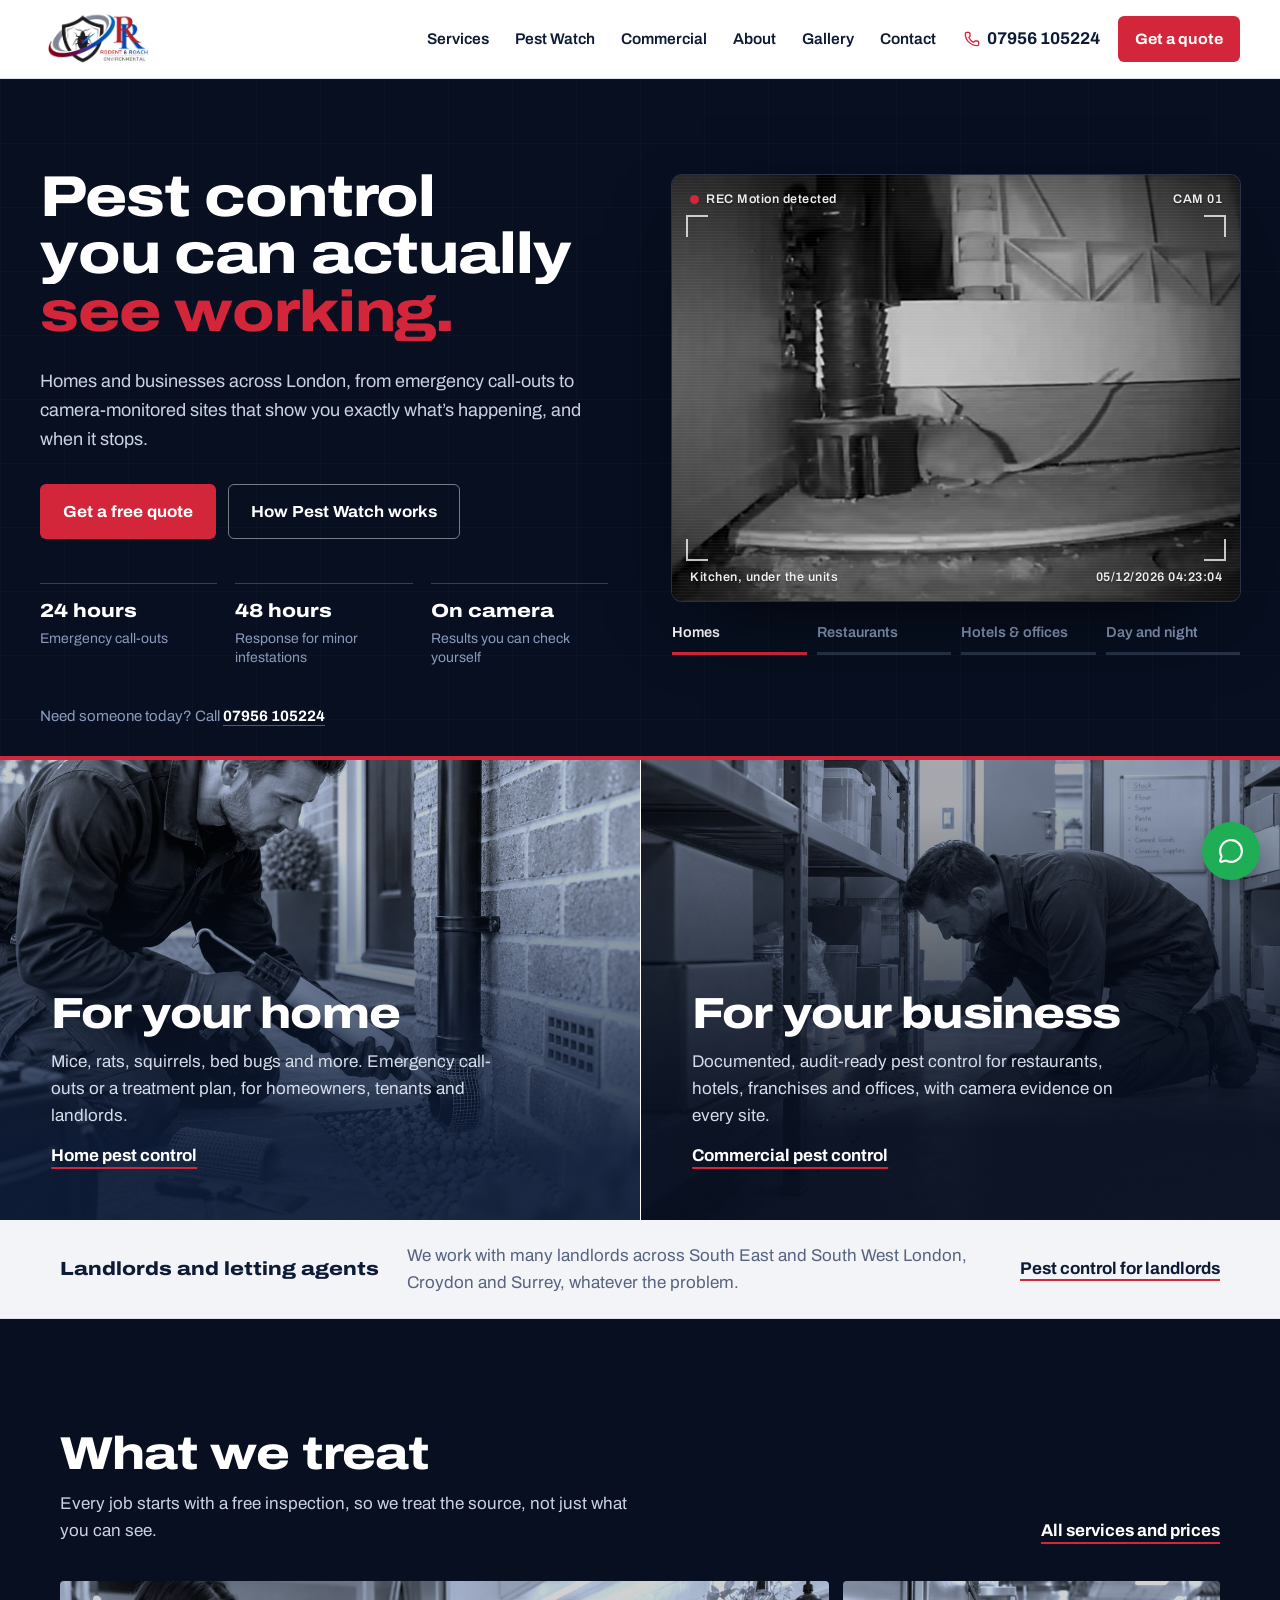
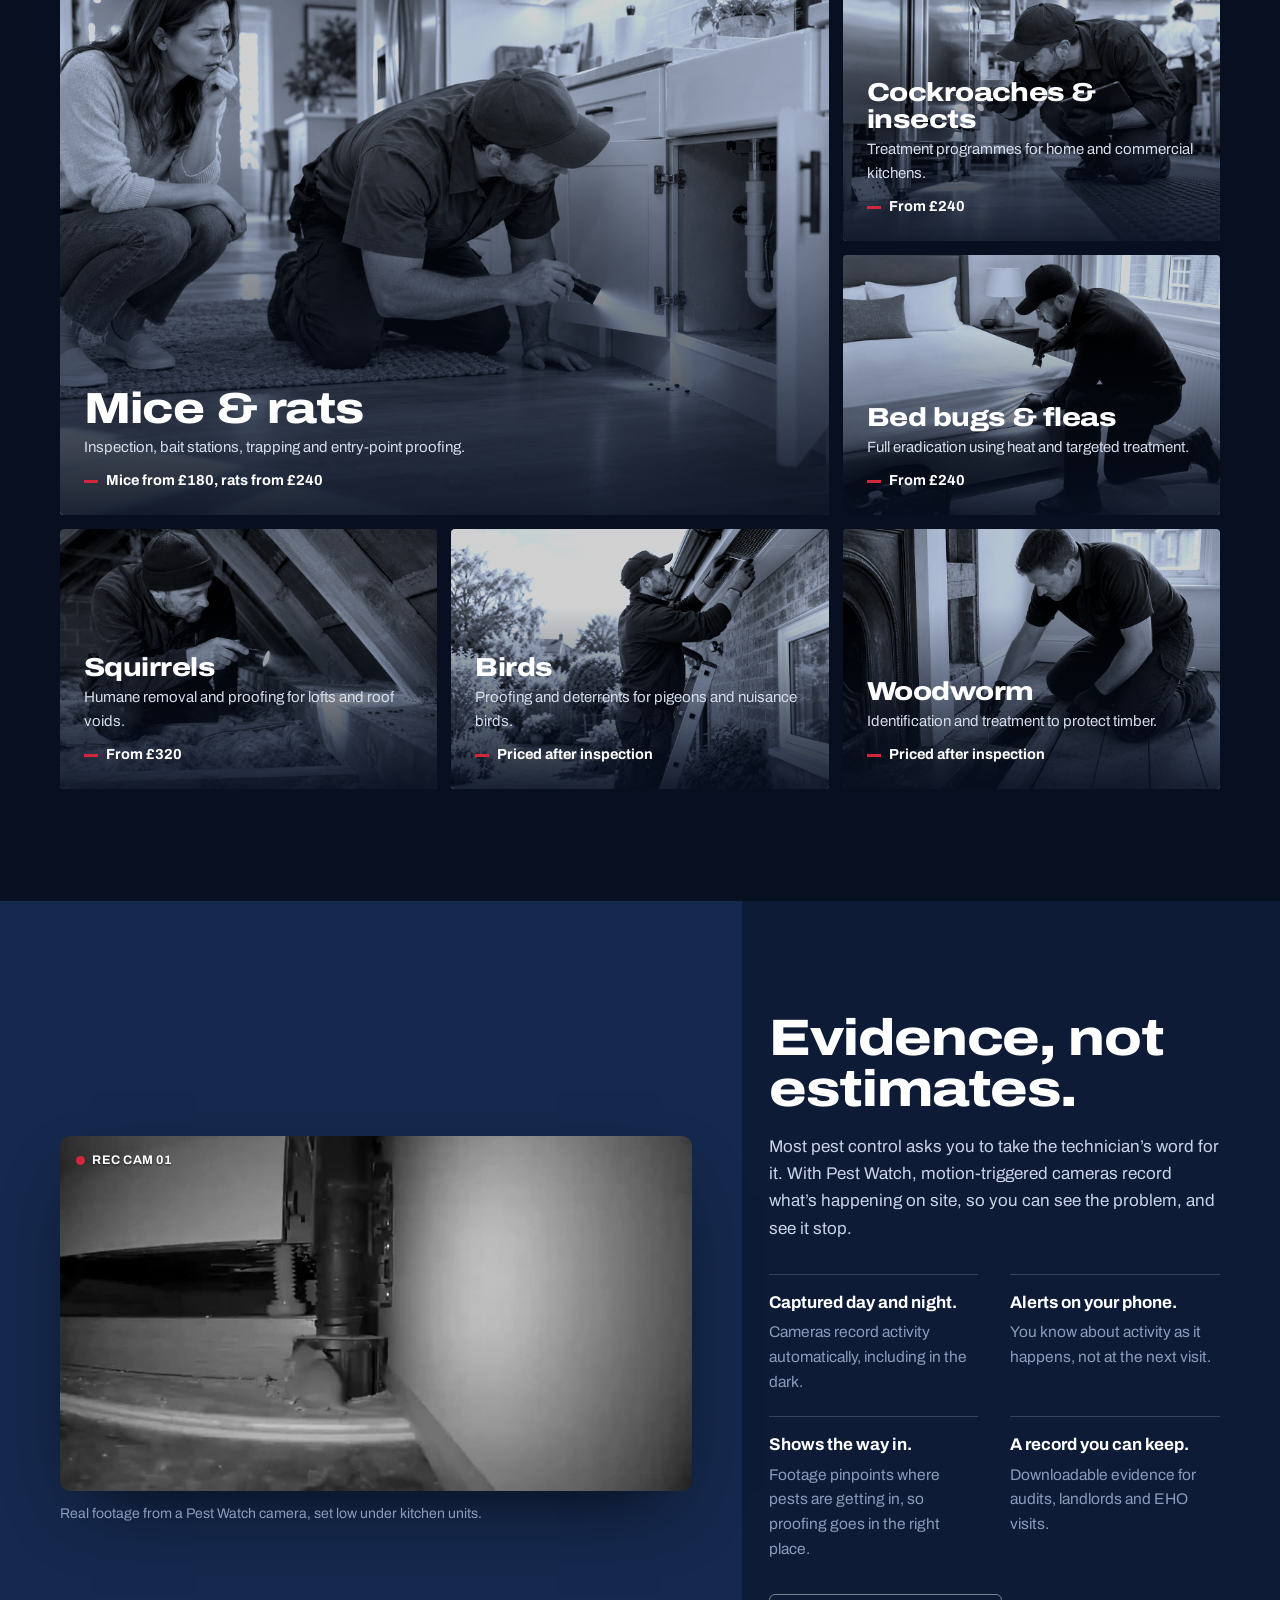
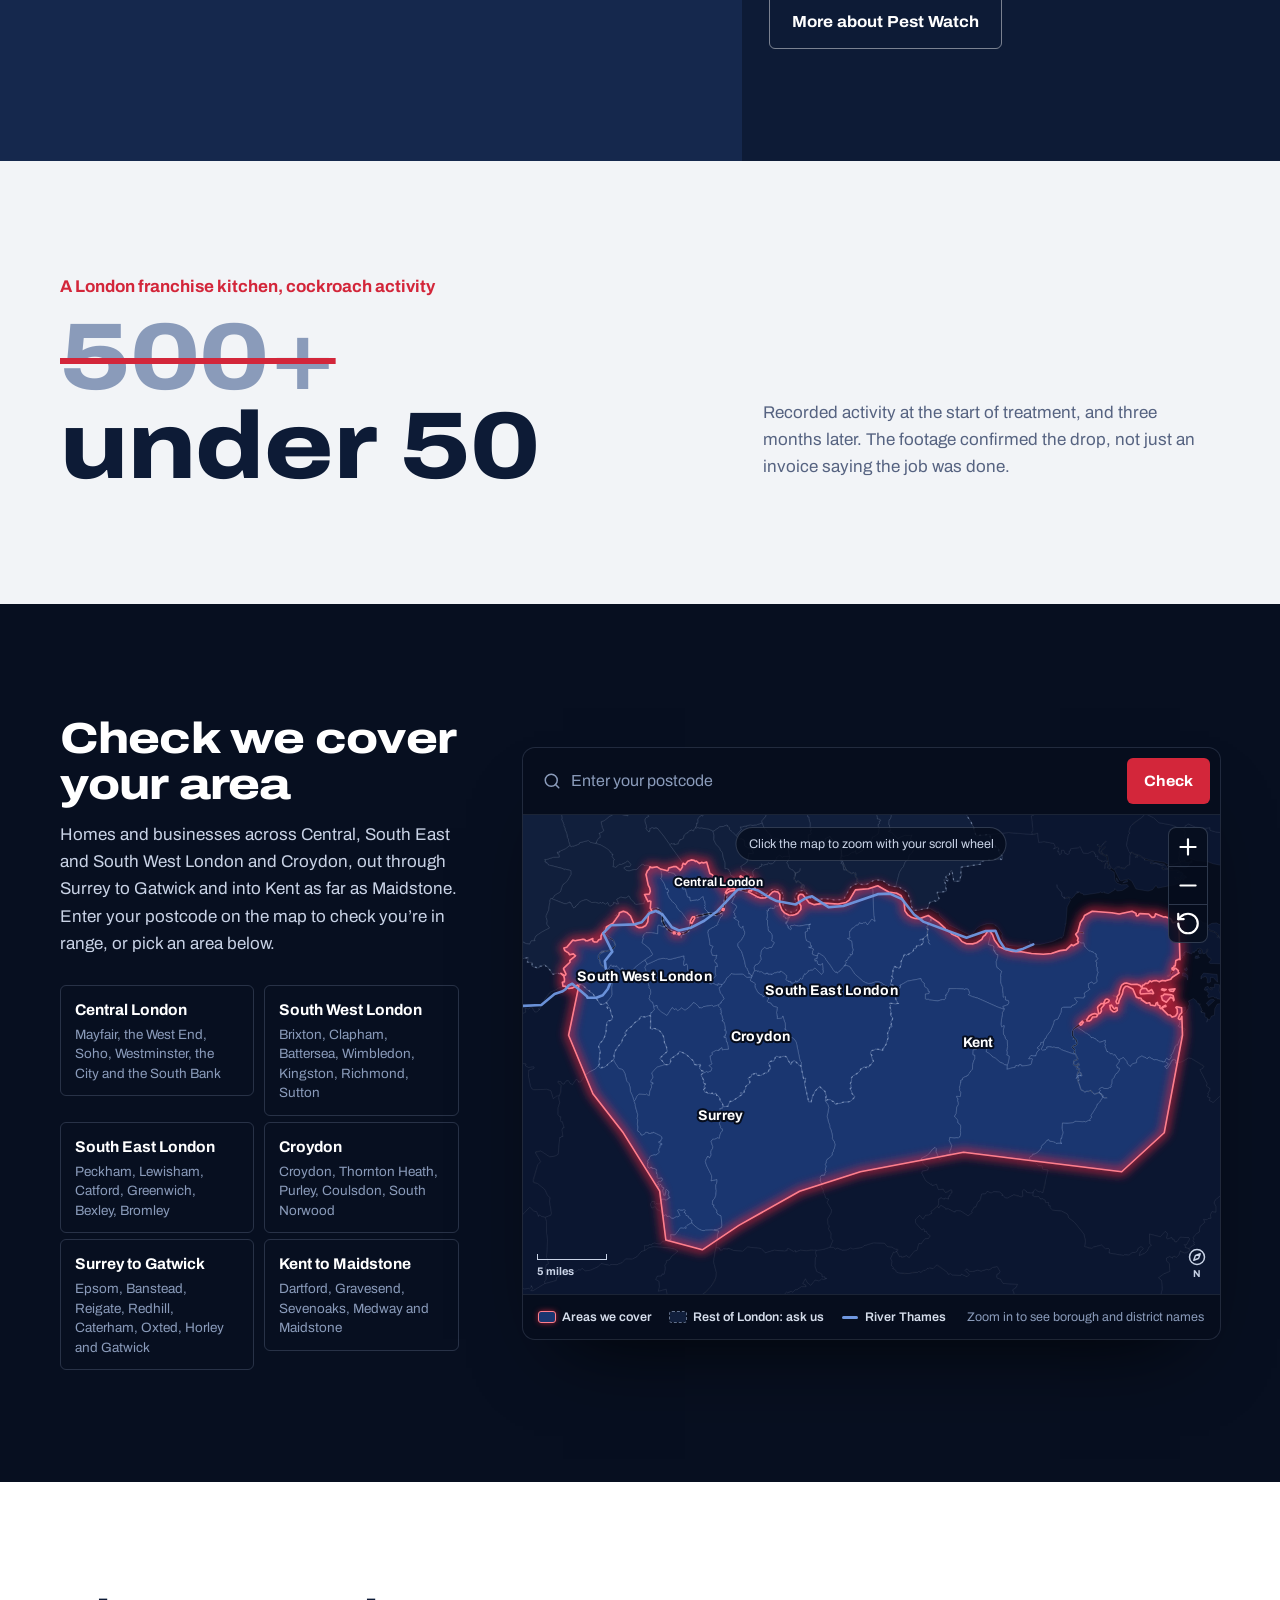
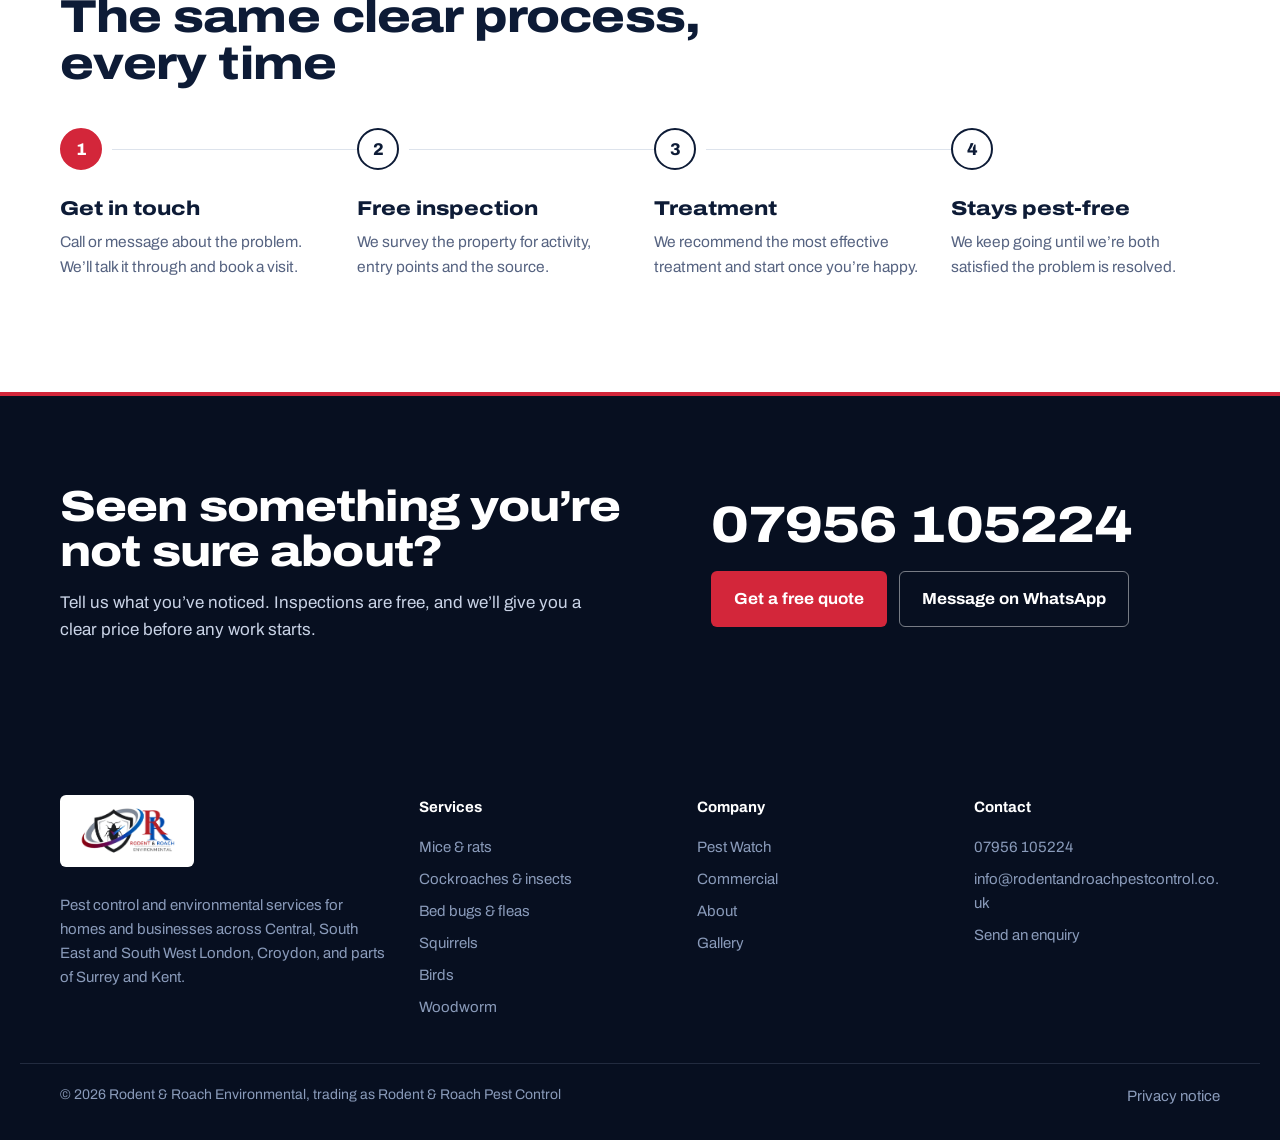
<file: index.html>
<!DOCTYPE html>
<html lang="en">
  <head>
    <meta name="robots" content="noindex, nofollow" />
    <meta charset="UTF-8" />
    <meta name="viewport" content="width=device-width, initial-scale=1.0, maximum-scale=1" />
    <title>Rodent &amp; Roach Pest Control | Pest control in London</title>
    <meta name="description" content="Safe, effective pest control and environmental services for London homes and businesses, from emergency call-outs to fully managed monitoring." />
    <meta name="robots" content="index, follow" />
    <meta property="og:title" content="Rodent &amp; Roach Pest Control | Pest control in London" />
    <meta property="og:description" content="Safe, effective pest control and environmental services for London homes and businesses." />
    <meta property="og:type" content="website" />
    <meta name="twitter:card" content="summary_large_image" />
    <meta name="twitter:title" content="Rodent &amp; Roach Pest Control | Pest control in London" />
    <meta name="twitter:description" content="Safe, effective pest control and environmental services for London homes and businesses." />
    <link rel="icon" type="image/svg+xml" href="./favicon.svg" />
    <script type="module" crossorigin src="./assets/index-5-ugpuHJ.js"></script>
    <link rel="stylesheet" crossorigin href="./assets/index-1rF_x_7Q.css">
  </head>
  <body>
    <div id="root"></div>
  </body>
</html>
</file>
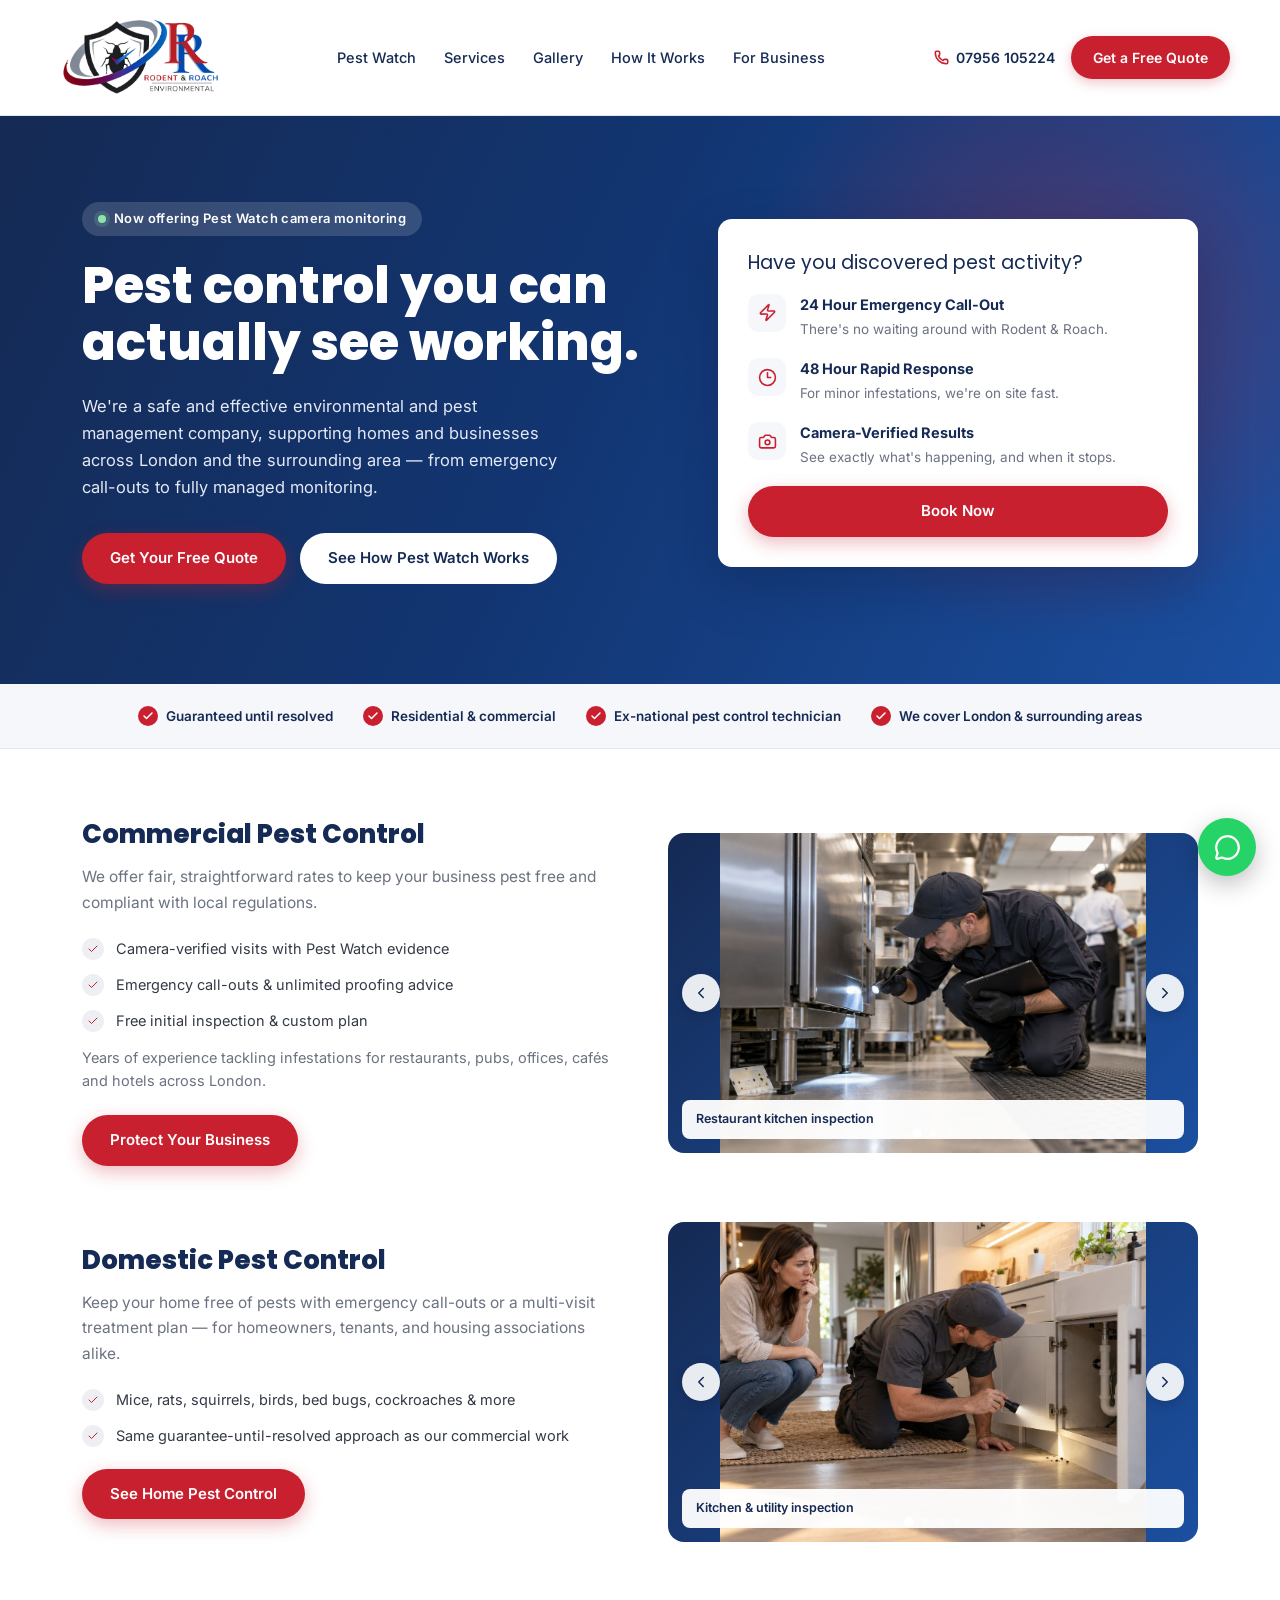
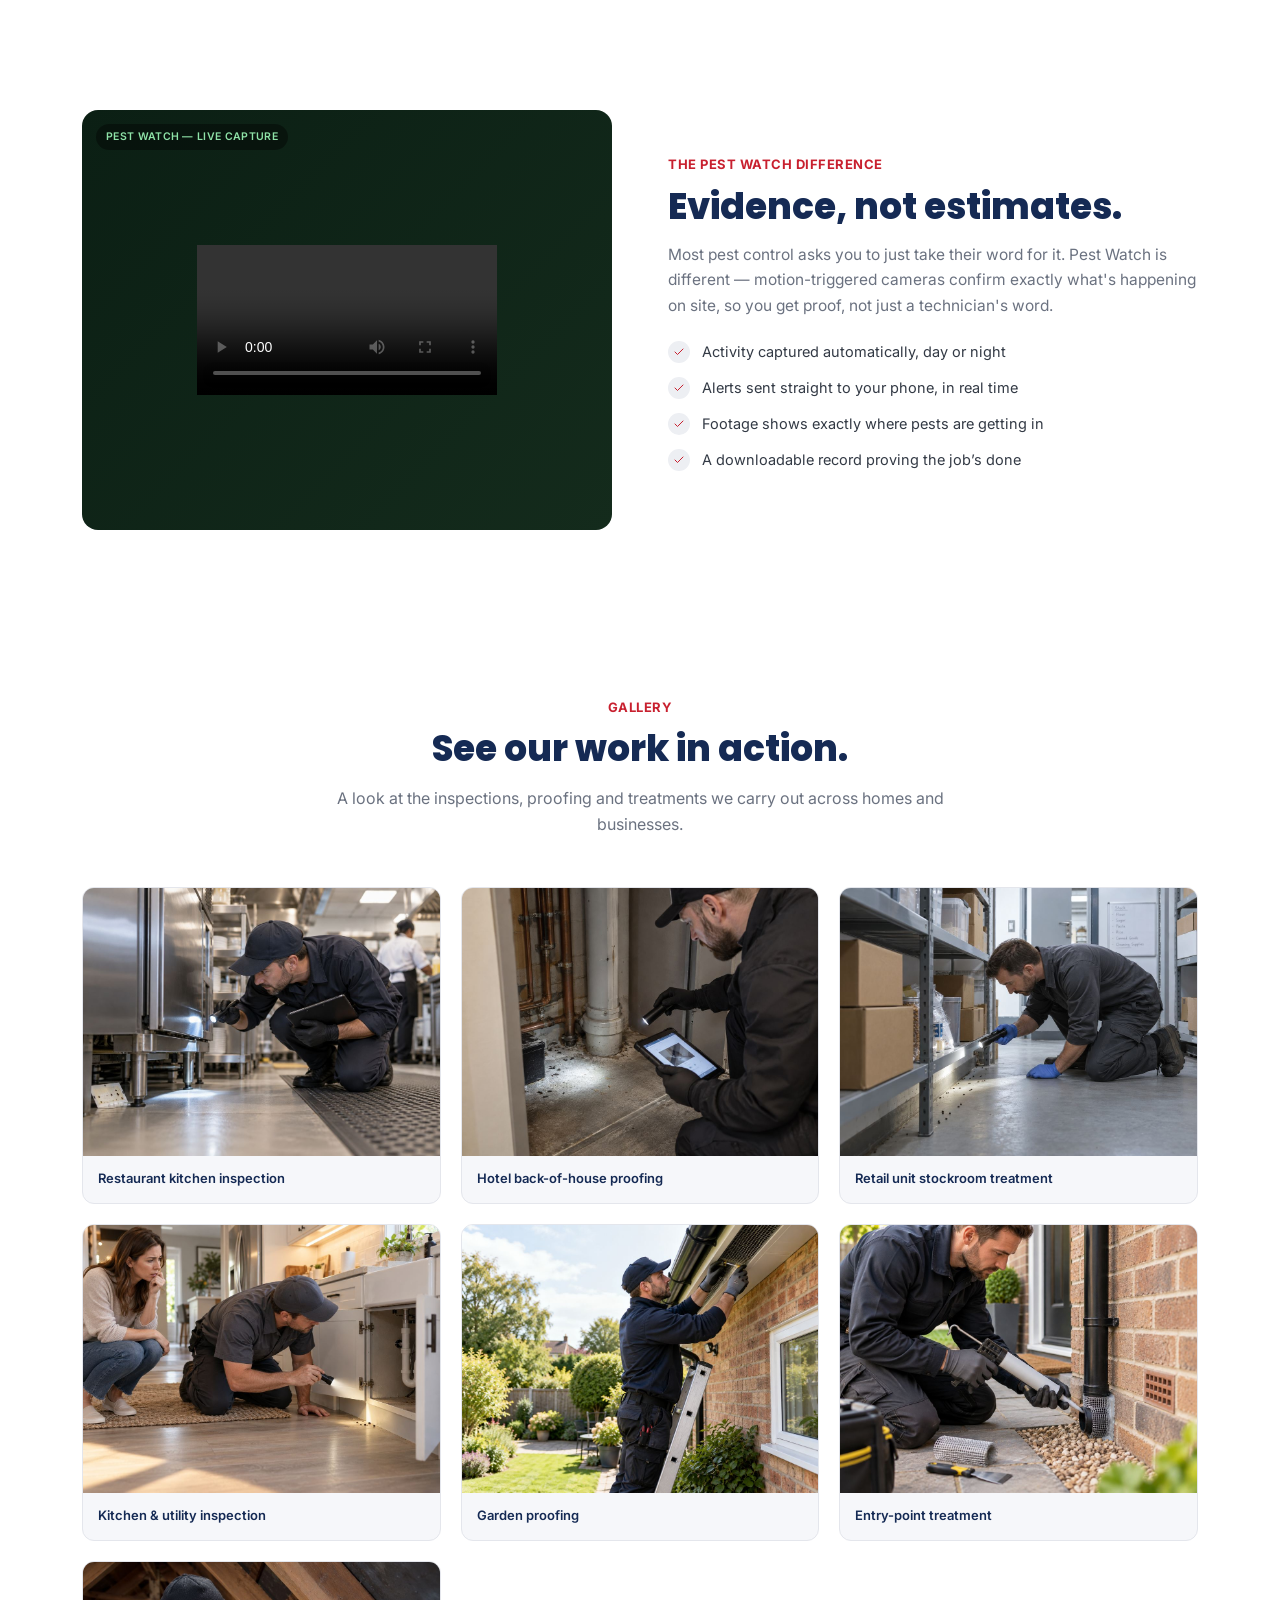
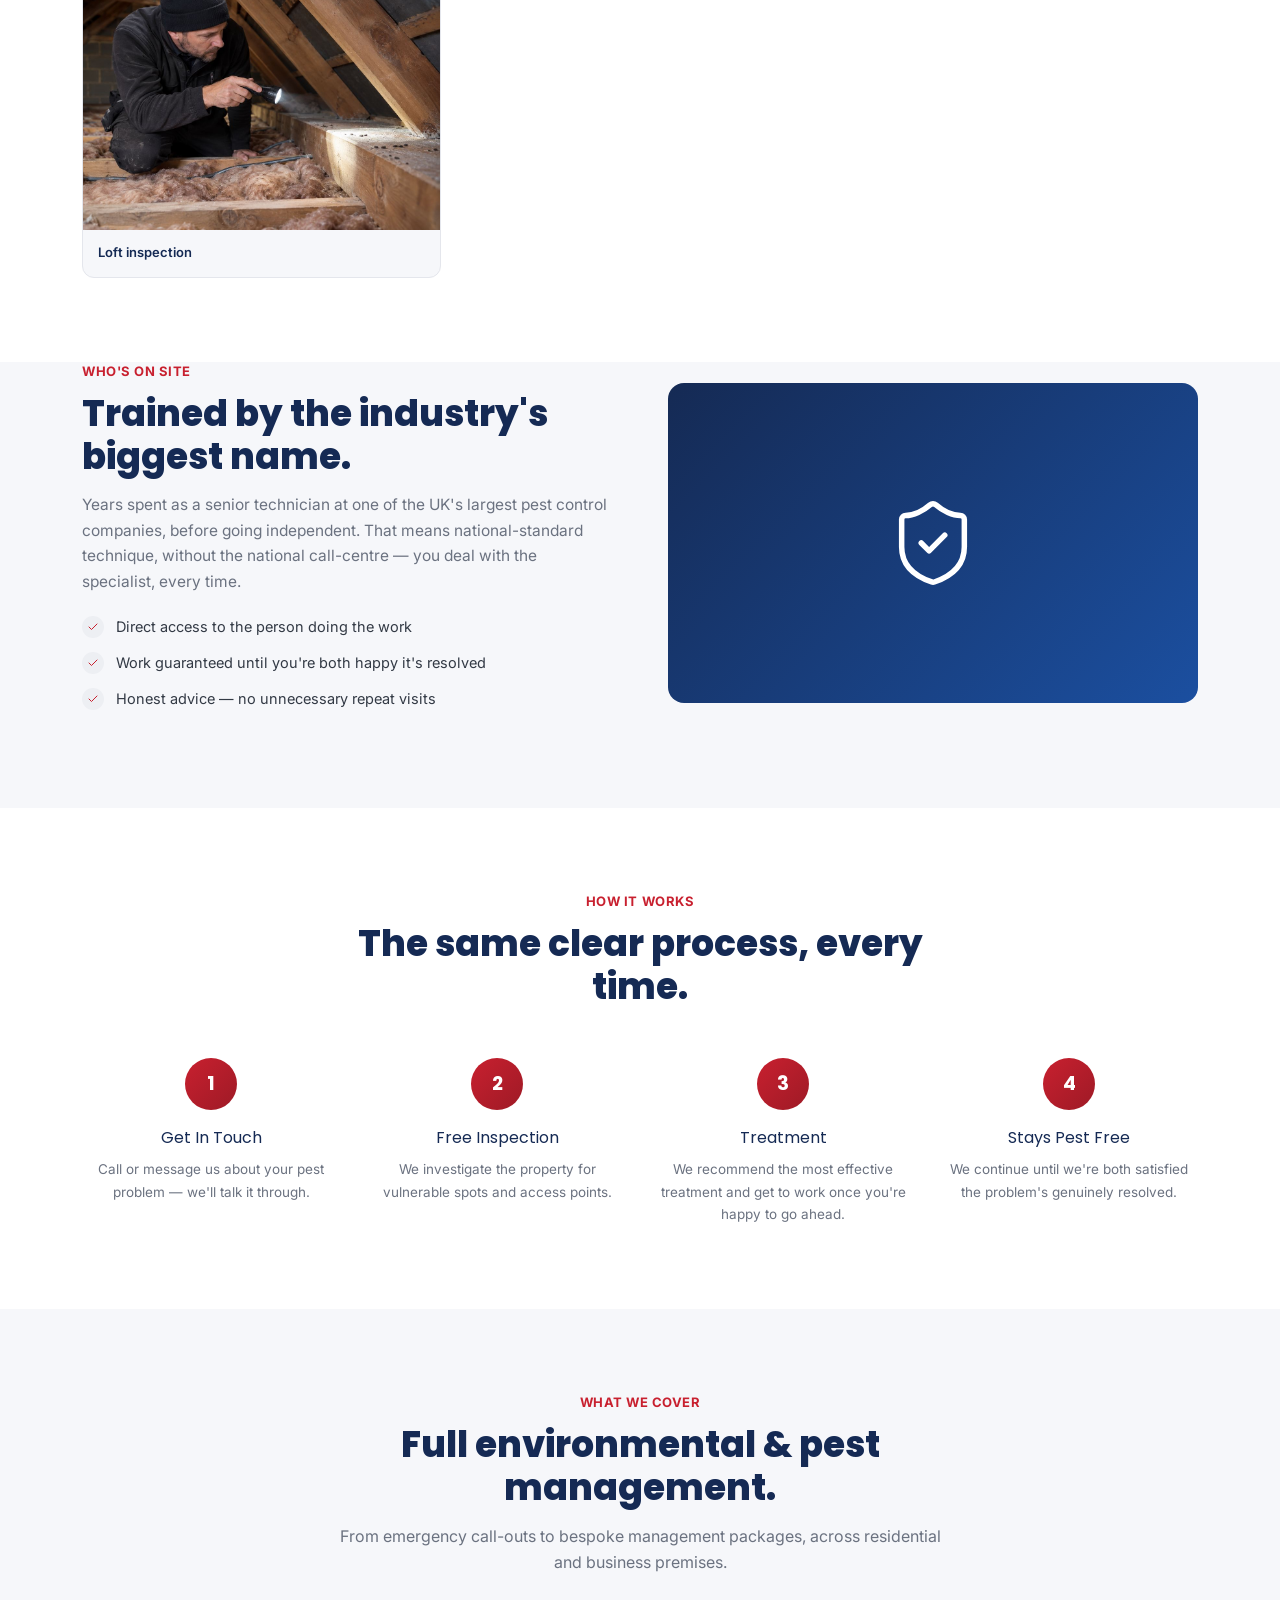
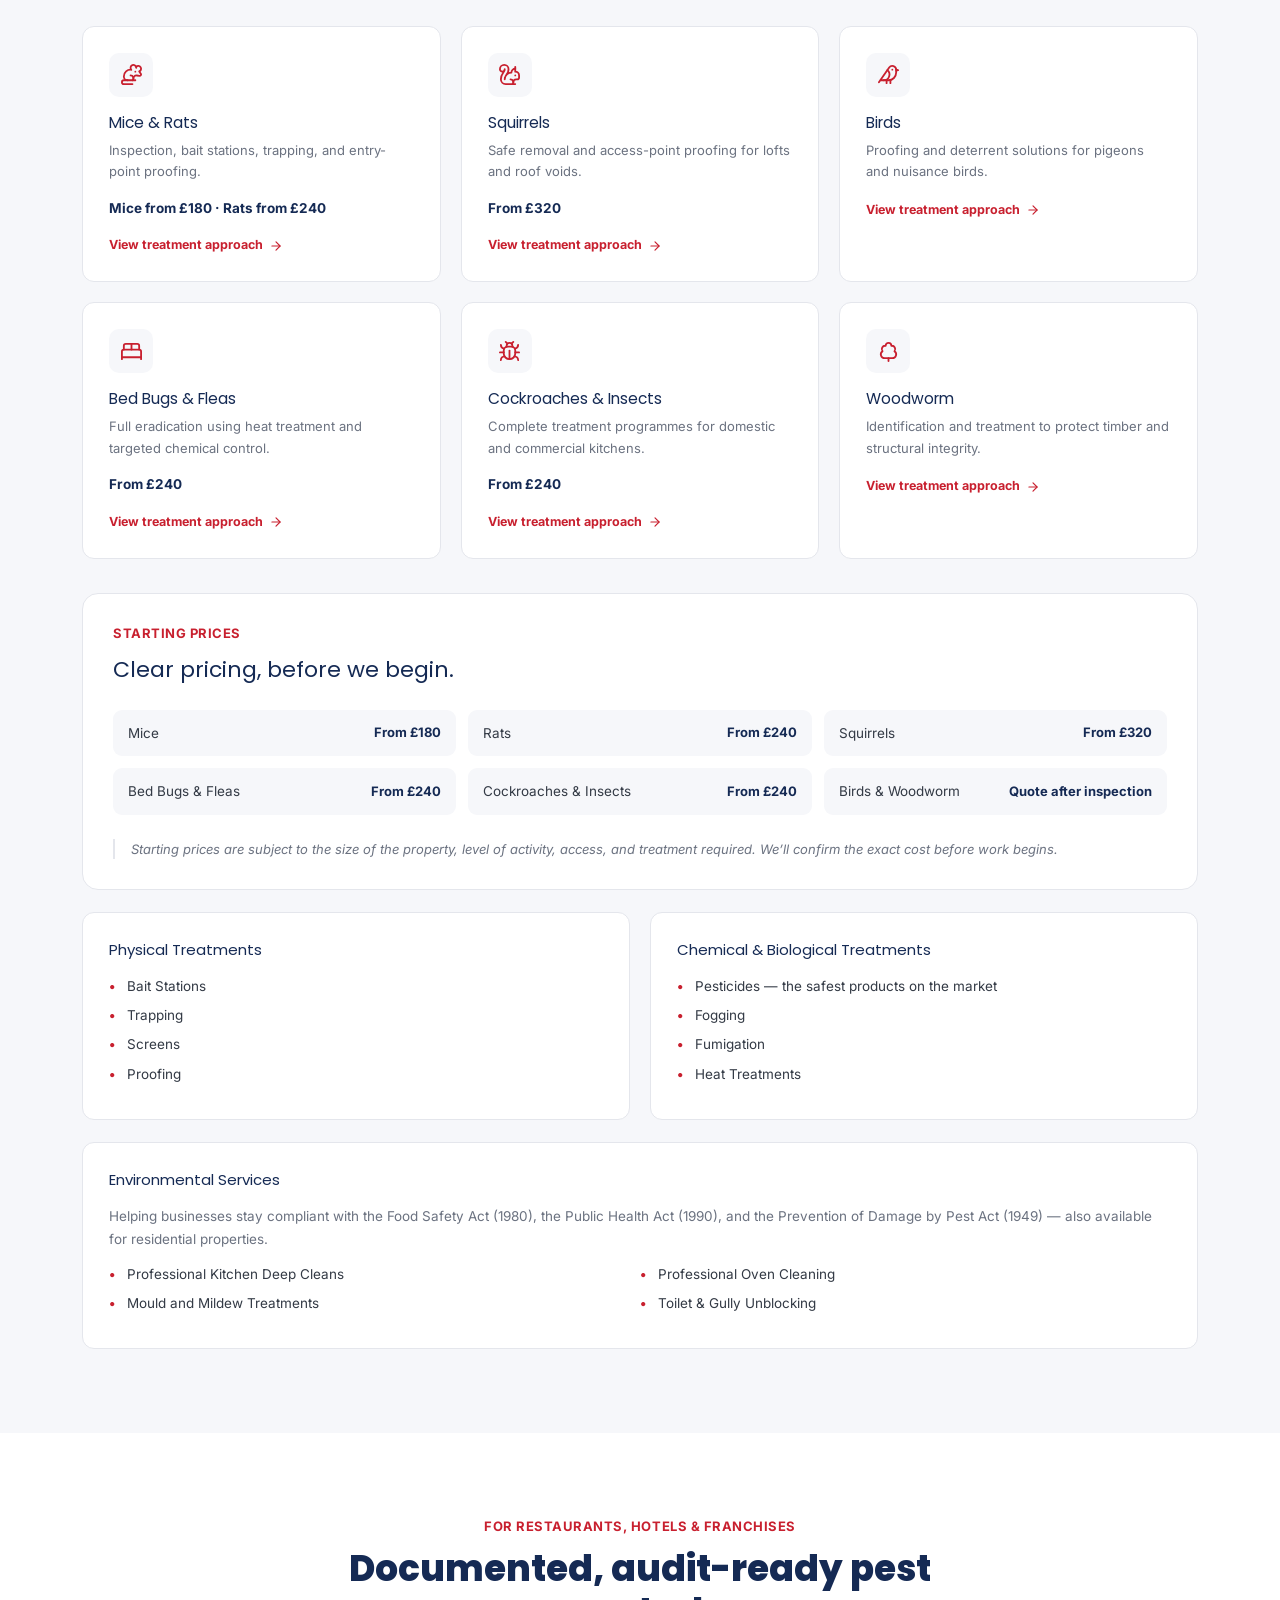
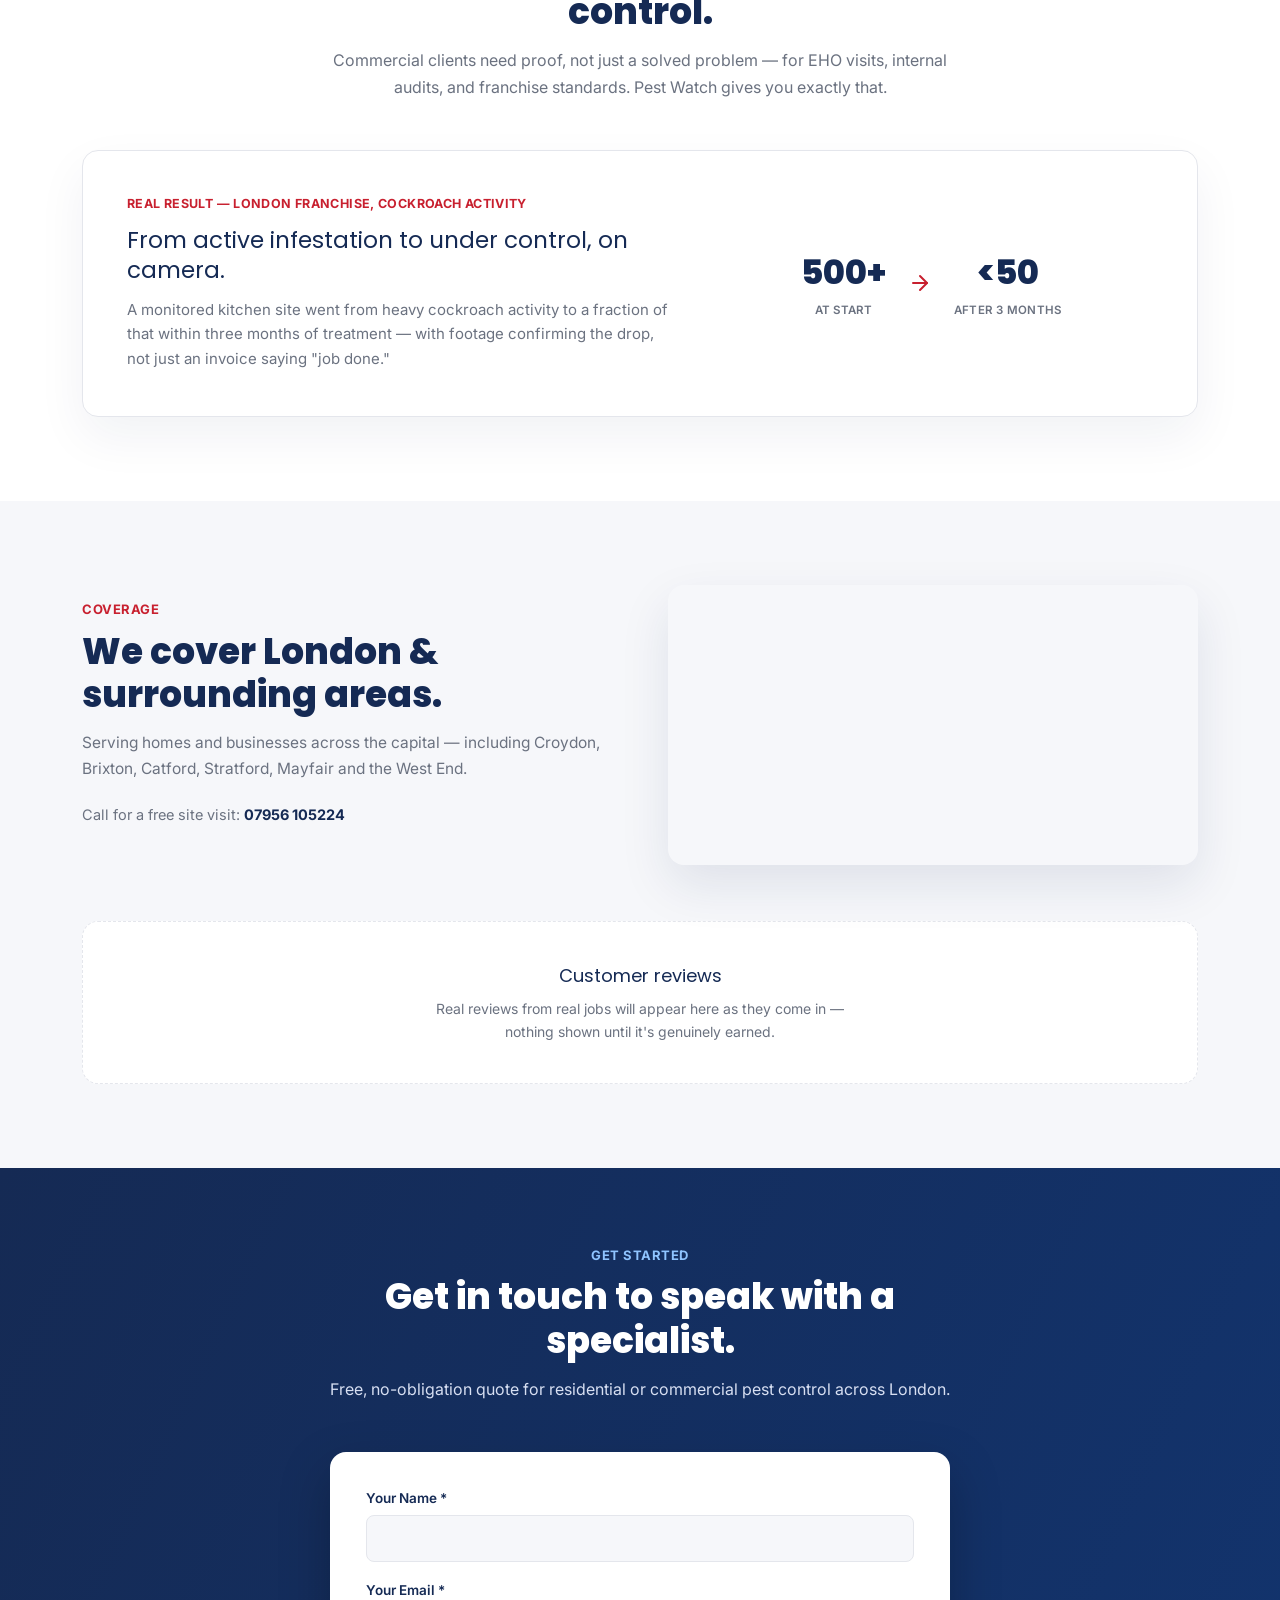
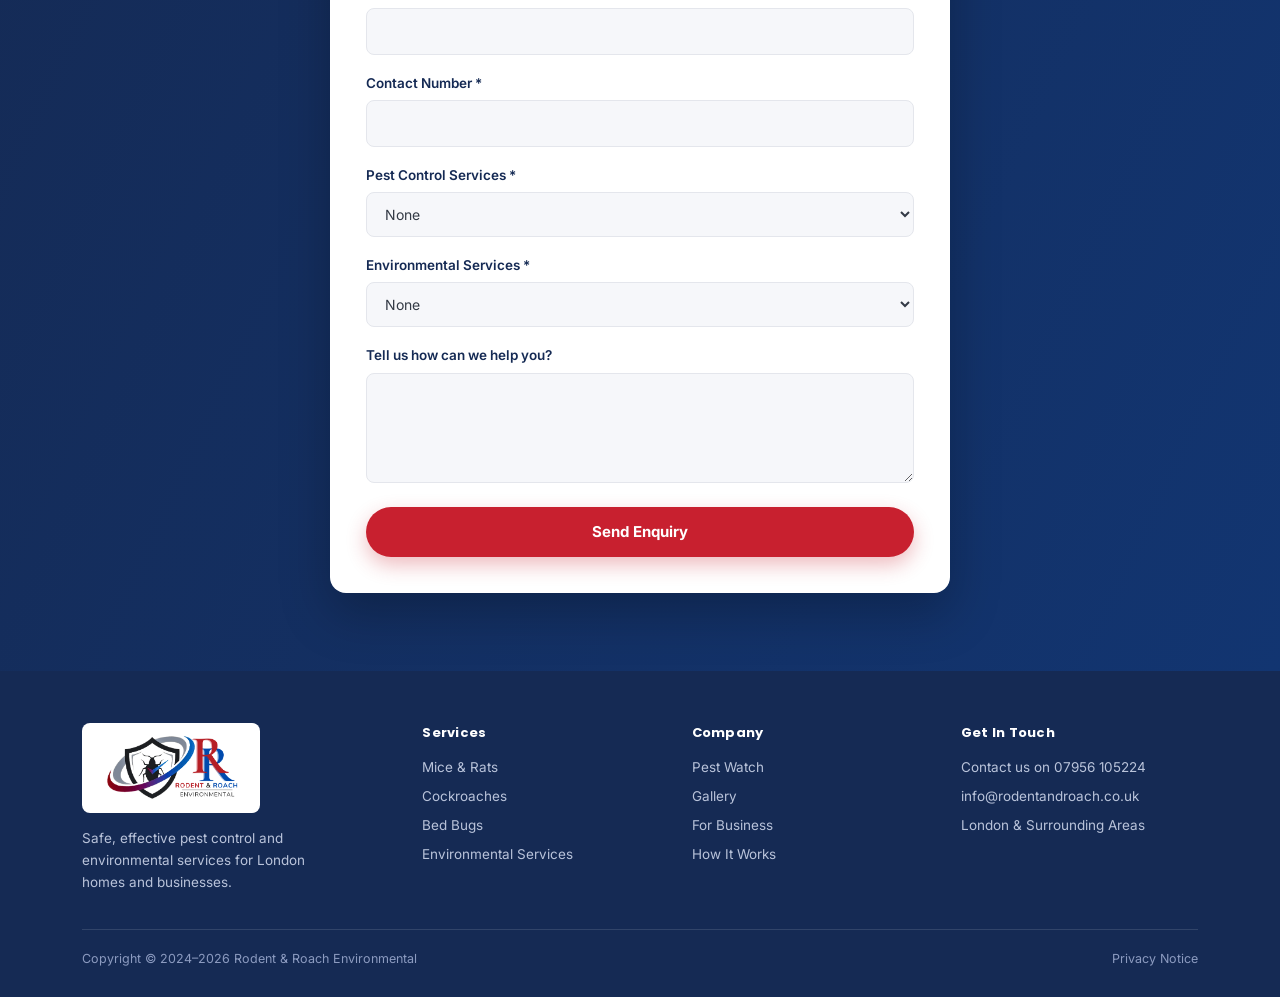
<file: original/index.html>
<!DOCTYPE html>
<html lang="en">
  <head>
    <meta name="robots" content="noindex, nofollow" />
    <meta charset="UTF-8" />
    <meta name="viewport" content="width=device-width, initial-scale=1.0, maximum-scale=1" />
    <title>Rodent &amp; Roach Environmental Services — Pest Control, London</title>
    <meta name="description" content="Safe, effective pest control and environmental services for London homes and businesses, from emergency call-outs to fully managed monitoring." />
    <meta name="robots" content="index, follow" />
    <meta property="og:title" content="Rodent &amp; Roach Environmental Services — Pest Control, London" />
    <meta property="og:description" content="Safe, effective pest control and environmental services for London homes and businesses." />
    <meta property="og:type" content="website" />
    <meta name="twitter:card" content="summary_large_image" />
    <meta name="twitter:title" content="Rodent &amp; Roach Environmental Services — Pest Control, London" />
    <meta name="twitter:description" content="Safe, effective pest control and environmental services for London homes and businesses." />
    <link rel="icon" type="image/svg+xml" href="./favicon.svg" />
    <link rel="preconnect" href="https://fonts.googleapis.com">
    <link rel="preconnect" href="https://fonts.gstatic.com" crossorigin>
    <link href="https://fonts.googleapis.com/css2?family=Inter:wght@400;500;600;700&display=swap" rel="stylesheet">
    <script type="module" crossorigin src="./assets/index-BEgeXP1S.js"></script>
    <link rel="stylesheet" crossorigin href="./assets/index-B8wAkx48.css">
  </head>
  <body>
    <div id="root"></div>
  </body>
</html>
</file>
<file: assets/index-1rF_x_7Q.css>
@font-face{font-family:Archivo Variable;font-style:normal;font-display:swap;font-weight:100 900;font-stretch:62% 125%;src:url(./archivo-vietnamese-wdth-normal-rJmnGBSt.woff2) format("woff2-variations");unicode-range:U+0102-0103,U+0110-0111,U+0128-0129,U+0168-0169,U+01A0-01A1,U+01AF-01B0,U+0300-0301,U+0303-0304,U+0308-0309,U+0323,U+0329,U+1EA0-1EF9,U+20AB}@font-face{font-family:Archivo Variable;font-style:normal;font-display:swap;font-weight:100 900;font-stretch:62% 125%;src:url(./archivo-latin-ext-wdth-normal-7khWdh9v.woff2) format("woff2-variations");unicode-range:U+0100-02BA,U+02BD-02C5,U+02C7-02CC,U+02CE-02D7,U+02DD-02FF,U+0304,U+0308,U+0329,U+1D00-1DBF,U+1E00-1E9F,U+1EF2-1EFF,U+2020,U+20A0-20AB,U+20AD-20C0,U+2113,U+2C60-2C7F,U+A720-A7FF}@font-face{font-family:Archivo Variable;font-style:normal;font-display:swap;font-weight:100 900;font-stretch:62% 125%;src:url(./archivo-latin-wdth-normal-DY7AcnAa.woff2) format("woff2-variations");unicode-range:U+0000-00FF,U+0131,U+0152-0153,U+02BB-02BC,U+02C6,U+02DA,U+02DC,U+0304,U+0308,U+0329,U+2000-206F,U+20AC,U+2122,U+2191,U+2193,U+2212,U+2215,U+FEFF,U+FFFD}:root{--ink: #0d1b36;--night: #070f20;--navy-2: #15284d;--red: #d3263a;--red-dark: #ad1b2c;--steel: #8a9bba;--paper: #f2f4f7;--white: #ffffff;--line: #dde3ec;--text: #1b2740;--muted: #566381;--wa: #1fae55;--wide: 118%;--max: 1240px;--pad: clamp(20px, 4vw, 40px);--section: clamp(64px, 9vw, 112px)}*,*:before,*:after{box-sizing:border-box}html{-webkit-text-size-adjust:100%}body{margin:0;font-family:Archivo Variable,Archivo,system-ui,sans-serif;font-size:17px;line-height:1.6;color:var(--text);background:var(--white);-webkit-font-smoothing:antialiased}img,video{display:block;max-width:100%}a{color:inherit}h1,h2,h3{margin:0;color:var(--ink)}p{margin:0}ul,ol,dl,dd{margin:0;padding:0}ul,ol{list-style:none}button{font:inherit}.sr-only{position:absolute;width:1px;height:1px;overflow:hidden;clip:rect(0 0 0 0);white-space:nowrap}.skip{position:absolute;left:12px;top:-60px;z-index:100;background:var(--ink);color:#fff;padding:10px 14px;border-radius:6px}.skip:focus{top:12px}:focus-visible{outline:3px solid var(--red);outline-offset:3px}.hero :focus-visible,.pw :focus-visible,.cta-band :focus-visible,.site-footer :focus-visible,.page-head :focus-visible,.aud:focus-visible{outline-color:#fff}.hero-title,.page-head h1,.section-head h2,.plain h2,.pw-copy h2,.cta-band h2,.aud-title,.svc-row-title,.case-figure,.cta-phone,.contact-big{font-stretch:var(--wide);font-weight:800;letter-spacing:-.02em}.graded{filter:grayscale(1) sepia(.35) hue-rotate(180deg) saturate(1.5) contrast(1.08) brightness(.86)}.btn{display:inline-flex;align-items:center;justify-content:center;gap:8px;padding:14px 22px;border-radius:6px;border:1.5px solid transparent;font-weight:700;font-size:16px;font-stretch:106%;text-decoration:none;cursor:pointer;transition:background-color .15s,border-color .15s,color .15s}.btn-red{background:var(--red);color:#fff}.btn-red:hover{background:var(--red-dark)}.btn-red:disabled{opacity:.7;cursor:progress}.btn-ghost-light{border-color:#ffffff73;color:#fff}.btn-ghost-light:hover{border-color:#fff;background:#ffffff0f}.btn-whatsapp{background:var(--wa);color:#fff}.btn-whatsapp:hover{background:#17924a}.btn-sm{padding:10px 16px;font-size:15px}.btn-block{width:100%}.text-btn{background:none;border:0;padding:0;color:var(--muted);text-decoration:underline;cursor:pointer}.site-header{position:sticky;top:0;z-index:50;background:var(--white);border-bottom:1px solid var(--line)}.header-inner{max-width:1320px;margin:0 auto;padding:0 var(--pad);height:78px;display:flex;align-items:center;gap:28px}.brand img{height:50px;width:auto}.main-nav{display:flex;gap:26px;margin-left:auto}.main-nav a{position:relative;text-decoration:none;font-weight:600;font-size:15.5px;color:var(--ink);padding:6px 0}.main-nav a:after{content:"";position:absolute;left:0;right:0;bottom:0;height:2px;background:var(--red);transform:scaleX(0);transform-origin:left;transition:transform .2s}.main-nav a:hover:after,.main-nav a.is-on:after{transform:scaleX(1)}.header-actions{display:flex;align-items:center;gap:18px}.header-phone{display:inline-flex;align-items:center;gap:7px;font-weight:700;color:var(--ink);text-decoration:none;font-variant-numeric:tabular-nums}.header-phone svg{color:var(--red)}.menu-btn{display:none;background:none;border:1px solid var(--line);border-radius:6px;width:44px;height:44px;align-items:center;justify-content:center;color:var(--ink);cursor:pointer}.mobile-nav{display:flex;flex-direction:column;padding:8px var(--pad) 22px;border-top:1px solid var(--line)}.mobile-nav a{text-decoration:none;font-weight:700;font-stretch:var(--wide);font-size:22px;color:var(--ink);padding:12px 0;border-bottom:1px solid var(--line)}.mobile-nav a.is-on{color:var(--red)}.mobile-nav .mobile-call{border:0;margin-top:14px;background:var(--red);color:#fff;text-align:center;border-radius:6px;font-size:18px}@media(max-width:1080px){.main-nav{display:none}.header-actions{margin-left:auto}.menu-btn{display:inline-flex}}@media(max-width:640px){.header-phone{display:none}.header-inner{height:68px;gap:12px}.brand img{height:42px}}.hero{background:var(--night);color:#fff;position:relative;overflow:hidden;border-bottom:4px solid var(--red)}.hero:before{content:"";position:absolute;inset:0;pointer-events:none;opacity:.5;background-image:linear-gradient(rgba(138,155,186,.07) 1px,transparent 1px),linear-gradient(90deg,rgba(138,155,186,.07) 1px,transparent 1px);background-size:64px 64px}.hero-inner{position:relative;max-width:1320px;margin:0 auto;padding:clamp(48px,7vw,92px) var(--pad) 28px;display:grid;grid-template-columns:5fr 7fr;gap:clamp(32px,5vw,72px);align-items:center}.hero-title{color:#fff;font-size:clamp(42px,5.6vw,82px);line-height:.96}.hero-line{display:block;overflow:hidden;padding-bottom:.04em}.hero-line{animation:rise .8s cubic-bezier(.2,.7,.1,1) both}.hero-line:nth-child(2){animation-delay:.08s}.hero-line:nth-child(3){animation-delay:.16s;color:var(--red)}@keyframes rise{0%{opacity:0;transform:translateY(40%)}to{opacity:1;transform:none}}.hero-sub{margin-top:26px;max-width:34em;color:#c9d3e6;font-size:18px;animation:fade .8s .3s both}.hero-actions{display:flex;flex-wrap:wrap;gap:12px;margin-top:30px;animation:fade .8s .4s both}.hero-facts{display:grid;grid-template-columns:repeat(3,1fr);gap:18px;margin-top:44px;animation:fade .8s .5s both}.hero-facts div{border-top:1px solid rgba(138,155,186,.35);padding-top:12px}.hero-facts dt{font-weight:800;font-stretch:var(--wide);font-size:19px}.hero-facts dd{color:var(--steel);font-size:14px;line-height:1.4;margin-top:2px}@keyframes fade{0%{opacity:0}to{opacity:1}}.monitor{animation:fade 1s .2s both}.monitor-screen{position:relative;aspect-ratio:4 / 3;border-radius:10px;overflow:hidden;background:#000;box-shadow:0 0 0 1px #8a9bba40,0 30px 80px -30px #000c}.monitor-screen:after{content:"";position:absolute;inset:0;pointer-events:none;background:repeating-linear-gradient(0deg,rgba(255,255,255,.035) 0 1px,transparent 1px 3px),radial-gradient(ellipse at center,transparent 55%,rgba(0,0,0,.55))}.feed{position:absolute;inset:0;opacity:0;transition:opacity .9s ease}.feed.is-on{opacity:1}.feed-media{width:100%;height:100%;object-fit:cover;filter:grayscale(1) sepia(.3) hue-rotate(160deg) saturate(1.4) contrast(1.12) brightness(.82);transform:scale(1.04)}.feed-video{filter:contrast(1.05)}.feed.is-on .feed-media{animation:push 7s linear forwards}@keyframes push{0%{transform:scale(1.04)}to{transform:scale(1.14) translate(-1.5%,-1%)}}.detect{position:absolute;border:2px solid var(--red);opacity:0;transform:scale(1.25)}.feed.is-on .detect{animation:lock .5s 1.1s cubic-bezier(.2,.8,.2,1) forwards}@keyframes lock{to{opacity:1;transform:none}}.detect-label{position:absolute;left:-2px;bottom:100%;white-space:nowrap;background:var(--red);color:#fff;font-size:12px;font-weight:700;padding:3px 7px}.hud{position:absolute;left:0;right:0;display:flex;justify-content:space-between;gap:12px;padding:14px 18px;z-index:2;font-size:12.5px;font-weight:600;letter-spacing:.04em;color:#ffffffeb;text-shadow:0 1px 2px rgba(0,0,0,.6);font-variant-numeric:tabular-nums}.hud-top{top:0}.hud-bottom{bottom:0}.hud-rec{display:inline-flex;align-items:center;gap:7px}.hud-rec i{width:9px;height:9px;border-radius:50%;background:var(--red);animation:blink 1.4s steps(1) infinite}@keyframes blink{50%{opacity:.2}}.corner{position:absolute;width:22px;height:22px;border-color:#ffffffbf;border-style:solid;border-width:0;z-index:2;pointer-events:none}.corner.tl{top:40px;left:14px;border-top-width:2px;border-left-width:2px}.corner.tr{top:40px;right:14px;border-top-width:2px;border-right-width:2px}.corner.bl{bottom:40px;left:14px;border-bottom-width:2px;border-left-width:2px}.corner.br{bottom:40px;right:14px;border-bottom-width:2px;border-right-width:2px}.monitor-tabs{display:grid;grid-template-columns:repeat(4,1fr);gap:10px;margin-top:14px}.monitor-tab{background:none;border:0;color:var(--steel);text-align:left;padding:6px 0;cursor:pointer;font-weight:600;font-size:14.5px}.monitor-tab.is-on,.monitor-tab:hover{color:#fff}.tab-bar{display:block;height:3px;margin-top:8px;background:#8a9bba40;overflow:hidden}.tab-bar span{display:block;height:100%;width:0;background:var(--red)}.monitor-tab.is-on .tab-bar span{animation:fill linear forwards}.monitor-tab.is-on.is-paused .tab-bar span{animation:none;width:100%}@keyframes fill{to{width:100%}}.hero-call{position:relative;max-width:1320px;margin:0 auto;padding:8px var(--pad) 28px;color:var(--steel);font-size:15px}.hero-call a{color:#fff;font-weight:700;text-decoration-color:var(--red);text-underline-offset:4px}@media(max-width:960px){.hero-inner{grid-template-columns:1fr}.hero-facts{grid-template-columns:1fr 1fr 1fr}}@media(max-width:560px){.hero-facts{grid-template-columns:1fr;gap:0}.hero-facts div{display:flex;gap:12px;align-items:baseline;padding:10px 0}.monitor-tabs{grid-template-columns:repeat(2,1fr)}.hud{font-size:11px;padding:10px 12px}.detect-label{font-size:11px}}.audience{display:grid;grid-template-columns:1fr 1fr}.aud{position:relative;min-height:460px;overflow:hidden;text-decoration:none;color:#fff;display:flex;align-items:flex-end}.aud img{position:absolute;inset:0;width:100%;height:100%;object-fit:cover;transition:transform .6s ease}.aud:before{content:"";position:absolute;inset:0;z-index:1;background:linear-gradient(180deg,#0d1b361a 20%,#0d1b36eb 85%)}.aud-biz:before{background:linear-gradient(180deg,#070f2040 10%,#070f20f2 80%)}.aud:hover img{transform:scale(1.04)}.aud-body{position:relative;z-index:2;padding:clamp(28px,4vw,52px);max-width:560px;display:flex;flex-direction:column;gap:12px}.aud-title{font-size:clamp(30px,3.4vw,46px);line-height:1}.aud-text{color:#d5ddeb}.aud-link{font-weight:700;text-decoration:underline;text-decoration-color:var(--red);text-decoration-thickness:2px;text-underline-offset:6px}.aud-biz{border-left:1px solid rgba(255,255,255,.12)}@media(max-width:760px){.audience{grid-template-columns:1fr}.aud{min-height:380px}.aud-biz{border-left:0}}.section-head{max-width:640px;margin-bottom:40px}.section-head h2{font-size:clamp(32px,3.6vw,50px);line-height:1.02}.section-head p{margin-top:14px;color:var(--muted)}.pw{background:var(--ink);color:#fff;padding:var(--section) 0;position:relative}.pw:before{content:"";position:absolute;left:0;top:0;bottom:0;width:42%;background:var(--navy-2)}.pw-inner{position:relative;max-width:var(--max);margin:0 auto;padding:0 var(--pad);display:grid;grid-template-columns:5fr 7fr;gap:clamp(32px,6vw,88px);align-items:center}.pw-screen{position:relative;max-width:400px;width:100%;justify-self:center;aspect-ratio:3 / 4;border-radius:10px;overflow:hidden;background:#000;box-shadow:0 30px 70px -30px #000c}.pw-screen video{width:100%;height:100%;object-fit:cover}.pw-screen .corner.bl,.pw-screen .corner.br{bottom:54px}.pw-copy h2{color:#fff;font-size:clamp(34px,4vw,56px);line-height:1}.pw-copy>p{margin-top:18px;color:#c9d3e6;max-width:34em}.pw-points{margin:32px 0;display:grid;grid-template-columns:1fr 1fr;gap:22px 32px}.pw-points li{border-top:1px solid rgba(138,155,186,.3);padding-top:14px;color:var(--steel);font-size:15.5px}.pw-points strong{display:block;color:#fff;font-size:17px;margin-bottom:4px}@media(max-width:900px){.pw:before{width:100%;height:38%;bottom:auto}.pw-inner{grid-template-columns:1fr}}@media(max-width:560px){.pw-points{grid-template-columns:1fr}}.case{background:var(--paper);padding:var(--section) 0}.case-inner{max-width:var(--max);margin:0 auto;padding:0 var(--pad);display:grid;grid-template-columns:1fr 1fr;gap:12px 64px;align-items:end}.case-kicker{grid-column:1 / -1;font-weight:700;color:var(--red)}.case-figure{display:flex;align-items:baseline;flex-wrap:wrap;gap:6px 24px;line-height:.95}.case-from{font-size:clamp(56px,8vw,120px);color:var(--steel);text-decoration:line-through;text-decoration-color:var(--red);text-decoration-thickness:6px}.case-to{font-size:clamp(56px,8vw,120px);color:var(--ink)}.case-text{color:var(--muted);max-width:30em;padding-bottom:12px}@media(max-width:860px){.case-inner{grid-template-columns:1fr}}.process{padding:var(--section) 0}.process-inner{max-width:var(--max);margin:0 auto;padding:0 var(--pad)}.process-steps{display:grid;grid-template-columns:repeat(4,1fr);gap:28px;counter-reset:s}.process-steps li{position:relative;padding-top:64px}.process-steps li:before{content:"";position:absolute;top:21px;left:52px;right:-28px;height:1px;background:var(--line)}.process-steps li:last-child:before{display:none}.step-n{display:inline-flex;align-items:center;justify-content:center;width:42px;height:42px;border-radius:50%;border:2px solid var(--ink);font-weight:800;color:var(--ink);flex:none}.process-steps .step-n{position:absolute;top:0;left:0}.process-steps li:first-child .step-n{background:var(--red);border-color:var(--red);color:#fff}.process-steps h3{font-size:20px;font-stretch:var(--wide);font-weight:800}.process-steps p{color:var(--muted);margin-top:6px;font-size:15.5px}@media(max-width:860px){.process-steps{grid-template-columns:1fr 1fr}.process-steps li:before{display:none}}@media(max-width:520px){.process-steps{grid-template-columns:1fr}}.cta-band{background:var(--night);color:#fff;padding:clamp(56px,7vw,88px) 0;border-top:4px solid var(--red)}.cta-inner{max-width:var(--max);margin:0 auto;padding:0 var(--pad);display:grid;grid-template-columns:6fr 5fr;gap:40px;align-items:center}.cta-band h2{color:#fff;font-size:clamp(30px,3.4vw,46px);line-height:1.04}.cta-band p{color:#c9d3e6;margin-top:14px;max-width:32em}.cta-phone{display:block;color:#fff;text-decoration:none;font-size:clamp(34px,4vw,54px);line-height:1;font-variant-numeric:tabular-nums}.cta-phone:hover{color:#ffd4d9}.cta-buttons{display:flex;flex-wrap:wrap;gap:12px;margin-top:20px}@media(max-width:860px){.cta-inner{grid-template-columns:1fr}}.page-head{position:relative;background:var(--ink);color:#fff;overflow:hidden;border-bottom:4px solid var(--red)}.page-head-inner{position:relative;z-index:1;max-width:var(--max);margin:0 auto;padding:clamp(56px,8vw,104px) var(--pad)}.page-head h1{color:#fff;font-size:clamp(40px,5.4vw,76px);line-height:.98;max-width:12em}.page-head p{margin-top:18px;max-width:34em;color:#c9d3e6;font-size:18px}.page-head.has-image .page-head-inner{padding-top:clamp(72px,10vw,132px);padding-bottom:clamp(72px,10vw,132px)}.page-head.has-image h1,.page-head.has-image p{max-width:620px}.page-head-img{position:absolute;inset:0;width:100%;height:100%;object-fit:cover;object-position:70% center}.page-head.has-image:after{content:"";position:absolute;inset:0;background:linear-gradient(90deg,var(--ink) 0%,rgba(13,27,54,.92) 38%,rgba(13,27,54,.35) 72%,rgba(13,27,54,.15) 100%)}.page-head-actions{display:flex;flex-wrap:wrap;gap:12px;margin-top:30px}.crumb{display:inline-block;margin-bottom:20px;color:var(--steel);font-weight:600;text-decoration:none}.crumb:before{content:"‹ "}.crumb:hover{color:#fff}@media(max-width:860px){.page-head.has-image:after{background:linear-gradient(180deg,rgba(13,27,54,.55),var(--ink) 85%)}}.plain{padding:clamp(56px,7vw,92px) 0}.plain.alt{background:var(--paper)}.plain-inner{max-width:var(--max);margin:0 auto;padding:0 var(--pad)}.plain h2{font-size:clamp(26px,2.6vw,36px);line-height:1.06;margin-bottom:16px}.plain h2.mt{margin-top:36px}.plain p{color:var(--muted);max-width:38em}.plain p+p{margin-top:14px}.two-col{display:grid;grid-template-columns:5fr 7fr;gap:clamp(28px,5vw,72px)}.lists{display:grid;grid-template-columns:1fr 1fr;gap:28px}.lists h3{font-size:18px;margin-bottom:10px}.lists li,.tick-list li,.area-list li{position:relative;padding:9px 0 9px 22px;border-bottom:1px solid var(--line)}.lists li:before,.tick-list li:before{content:"";position:absolute;left:0;top:19px;width:10px;height:3px;background:var(--red)}.area-list{display:grid;grid-template-columns:1fr 1fr;column-gap:28px}.area-list li{padding-left:0;font-weight:600;color:var(--ink)}.price-note{border-left:3px solid var(--red);padding-left:18px}.visit-steps{display:grid;gap:14px;margin-top:8px;max-width:760px}.visit-steps li{display:flex;gap:18px;align-items:center;color:var(--text);font-size:17.5px}.svc-price-line{margin-top:32px;display:flex;flex-wrap:wrap;gap:6px 16px;align-items:baseline}.svc-price-line strong{font-size:24px;font-stretch:var(--wide);color:var(--ink)}.svc-price-line span{color:var(--muted)}.other-svcs{display:flex;flex-wrap:wrap;gap:10px;align-items:flex-start;align-content:flex-start}.other-svcs a{text-decoration:none;font-weight:700;color:var(--ink);border:1.5px solid var(--line);border-radius:6px;padding:10px 16px}.other-svcs a:hover{border-color:var(--ink)}.sectors{display:grid;grid-template-columns:repeat(3,1fr);gap:0 36px}.sectors div{border-top:1px solid var(--line);padding:18px 0 24px}.sectors dt{font-weight:800;font-stretch:var(--wide);font-size:19px;color:var(--ink)}.sectors dd{color:var(--muted);margin-top:6px}.prose{max-width:720px}.preview-note{background:#fff4d6;border:1px solid #f0d58a;color:#6a5414!important;padding:12px 16px;border-radius:6px;margin-bottom:28px;max-width:none!important}@media(max-width:860px){.two-col,.lists,.sectors{grid-template-columns:1fr}}.gallery{display:grid;grid-template-columns:repeat(3,1fr);gap:16px}.gallery figure{margin:0}.gallery img{width:100%;aspect-ratio:4 / 3;object-fit:cover;border-radius:4px;filter:saturate(.75) contrast(1.05)}.gallery figcaption{margin-top:8px;font-size:14.5px;font-weight:600;color:var(--ink)}@media(max-width:860px){.gallery{grid-template-columns:1fr 1fr}}@media(max-width:520px){.gallery{grid-template-columns:1fr}}.contact-grid{display:grid;grid-template-columns:7fr 4fr;gap:clamp(32px,5vw,72px);align-items:start}.contact-side{display:grid;gap:26px}.contact-side h2{font-size:15px!important;font-stretch:100%!important;font-weight:700!important;letter-spacing:0!important;color:var(--muted);margin-bottom:4px!important}.contact-side a{font-weight:700;color:var(--ink);text-decoration-color:var(--red);text-underline-offset:4px;word-break:break-word}.contact-side p{font-size:15px;margin-top:4px}.contact-big{font-size:34px;text-decoration:none!important;display:block;line-height:1.1}@media(max-width:860px){.contact-grid{grid-template-columns:1fr}}.enquiry{display:grid;gap:18px}.field-row{display:grid;grid-template-columns:1fr 1fr;gap:18px}.field{display:grid;gap:6px;border:0;padding:0;margin:0;min-width:0}.field label,.field legend{font-weight:700;font-size:15px;color:var(--ink);padding:0}.optional{font-weight:400;color:var(--muted)}.field input,.field select,.field textarea{width:100%;font:inherit;color:var(--text);background:#fff;border:1.5px solid #c7d0dd;border-radius:6px;padding:12px 14px;min-height:50px}.field textarea{resize:vertical}.field input:focus,.field select:focus,.field textarea:focus{outline:none;border-color:var(--ink);box-shadow:0 0 0 3px #0d1b3626}.field [aria-invalid=true]{border-color:var(--red)}.field-error{color:var(--red)!important;font-size:14.5px;font-weight:600}.segmented{display:flex;flex-wrap:wrap;gap:10px}.segmented legend{width:100%;margin-bottom:6px}.segmented label{flex:1;min-width:120px;display:flex;align-items:center;justify-content:center;min-height:50px;border:1.5px solid #c7d0dd;border-radius:6px;cursor:pointer;font-weight:600}.segmented label.is-on{border-color:var(--ink);background:var(--ink);color:#fff}.segmented input{position:absolute;opacity:0;pointer-events:none}.segmented label:focus-within{outline:3px solid var(--red);outline-offset:2px}.form-done{background:var(--paper);border-left:4px solid var(--red);padding:28px;display:grid;gap:14px;justify-items:start}.form-done h3{font-size:26px;font-stretch:var(--wide);font-weight:800}.form-alt a{font-weight:700;color:var(--ink)}@media(max-width:560px){.field-row{grid-template-columns:1fr}}.site-footer{background:var(--night);color:var(--steel)}.footer-inner{max-width:var(--max);margin:0 auto;padding:64px var(--pad) 40px;display:grid;grid-template-columns:4fr 3fr 3fr 3fr;gap:32px}.footer-logo{display:inline-block;background:#fff;border-radius:6px;padding:10px 14px}.footer-logo img{height:52px;width:auto}.footer-brand p{margin-top:18px;max-width:26em;font-size:15px}.site-footer h2{color:#fff;font-size:15px;font-weight:700;margin-bottom:12px}.site-footer a{display:block;color:var(--steel);text-decoration:none;padding:4px 0;font-size:15px;word-break:break-word}.site-footer a:hover{color:#fff}.footer-base{max-width:var(--max);margin:0 auto;padding:20px var(--pad) 32px;border-top:1px solid rgba(138,155,186,.2);display:flex;flex-wrap:wrap;justify-content:space-between;gap:12px;font-size:14px}.footer-base a{display:inline;padding:0}@media(max-width:860px){.footer-inner{grid-template-columns:1fr 1fr}.footer-brand{grid-column:1 / -1}}.wa-float{position:fixed;right:20px;bottom:20px;z-index:40;width:58px;height:58px;border-radius:50%;background:var(--wa);color:#fff;display:flex;align-items:center;justify-content:center;box-shadow:0 10px 24px -8px #00000073}.wa-float:hover{background:#17924a}@media(prefers-reduced-motion:reduce){*,*:before,*:after{animation-duration:.001ms!important;animation-delay:0s!important;transition-duration:.001ms!important}.feed.is-on .feed-media{animation:none}.feed.is-on .detect{opacity:1;transform:none}}.pw-screen{margin:0;max-width:none;aspect-ratio:16 / 9;justify-self:stretch;overflow:visible;background:none;box-shadow:none;border-radius:0}.pw-screen video{border-radius:10px;aspect-ratio:16 / 9;height:auto;box-shadow:0 30px 70px -30px #000c;background:#000}.pw-screen .corner.tl,.pw-screen .corner.tr{top:14px}.pw-screen .corner.bl,.pw-screen .corner.br{bottom:auto;top:calc(100% - 2.6em - 36px)}.pw-screen .corner{display:none}.pw-hud{position:absolute;top:14px;left:16px;display:inline-flex;align-items:center;gap:7px;font-size:12.5px;font-weight:700;letter-spacing:.04em;text-shadow:0 1px 2px rgba(0,0,0,.6)}.pw-hud i{width:9px;height:9px;border-radius:50%;background:var(--red);animation:blink 1.4s steps(1) infinite}.pw-screen figcaption{margin-top:12px;color:var(--steel);font-size:14px}.pw-inner{grid-template-columns:7fr 5fr}.pw:before{width:58%}@media(max-width:900px){.pw-inner{grid-template-columns:1fr}.pw:before{width:100%;height:34%}}.footage{display:grid;grid-template-columns:repeat(3,1fr);gap:16px;margin-top:24px}.footage figure{margin:0}.footage video{width:100%;aspect-ratio:16 / 9;object-fit:cover;border-radius:6px;background:#000}.footage figcaption{margin-top:8px;font-size:14.5px;font-weight:600;color:var(--ink)}@media(max-width:760px){.footage{grid-template-columns:1fr}}.alert-row{display:grid;grid-template-columns:7fr 4fr;gap:clamp(28px,5vw,72px);align-items:center}.alert-phone{margin:0;justify-self:center;max-width:300px}.alert-phone video{width:100%;aspect-ratio:4 / 5;object-fit:cover;border-radius:10px;background:#000}.alert-phone figcaption{margin-top:8px;font-size:14.5px;font-weight:600;color:var(--ink);text-align:center}@media(max-width:860px){.alert-row{grid-template-columns:1fr}}.plain h2.mt-lg{margin-top:64px}@media(min-width:961px){.hero-inner{grid-template-columns:6fr 6fr}}.hero-title{font-size:clamp(40px,4.5vw,66px)}.brand img{height:56px}@media(max-width:640px){.brand img{height:44px}}.case-inner{align-items:end}@media(min-width:861px){.case-inner{grid-template-columns:7fr 5fr}}.case-figure{grid-column:1;flex-direction:column;gap:0}.case-from,.case-to{font-size:clamp(56px,7.4vw,112px);white-space:nowrap}.case-text{grid-column:2}@media(max-width:860px){.case-figure,.case-text{grid-column:1}}.contact-grid>*,.two-col>*,.footer-inner>*{min-width:0}.contact-side a,.site-footer a{overflow-wrap:anywhere}.segmented label{position:relative}.segmented input{inset:0;width:100%;height:100%;margin:0}.svc-tiles{background:var(--night);color:#fff;padding:var(--section) 0}.svc-tiles-inner{max-width:var(--max);margin:0 auto;padding:0 var(--pad)}.tiles-head{display:grid;grid-template-columns:1fr auto;align-items:end;gap:12px 40px;margin-bottom:36px}.tiles-head h2{grid-column:1;color:#fff;font-stretch:var(--wide);font-weight:800;letter-spacing:-.02em;font-size:clamp(32px,3.6vw,50px);line-height:1.02}.tiles-head p{grid-column:1;color:#c9d3e6;max-width:34em}.tiles-all{grid-column:2;grid-row:1 / span 2;color:#fff;font-weight:700;text-decoration:underline;text-decoration-color:var(--red);text-decoration-thickness:2px;text-underline-offset:6px;white-space:nowrap}.tiles{display:grid;grid-template-columns:repeat(3,1fr);grid-auto-rows:260px;gap:14px}.tile{position:relative;overflow:hidden;border-radius:4px;text-decoration:none;color:#fff;display:flex;align-items:flex-end;background:var(--ink)}.tile-lg{grid-column:span 2;grid-row:span 2}.tile img{position:absolute;inset:0;width:100%;height:100%;object-fit:cover;transition:transform .6s ease}.tile:before{content:"";position:absolute;inset:0;z-index:1;background:linear-gradient(180deg,#070f200d 30%,#070f20e6);transition:background .3s}.tile:after{content:"";position:absolute;left:0;bottom:0;height:4px;width:0;background:var(--red);z-index:2;transition:width .3s ease}.tile:hover img,.tile:focus-visible img{transform:scale(1.05)}.tile:hover:after,.tile:focus-visible:after{width:100%}.tile-body{position:relative;z-index:2;padding:22px 24px;display:grid;gap:4px}.tile-title{font-weight:800;font-stretch:var(--wide);letter-spacing:-.02em;font-size:26px;line-height:1.05}.tile-lg .tile-title{font-size:clamp(34px,3.4vw,48px)}.tile-text{color:#d5ddeb;font-size:15px;max-width:30em}.tile-price{font-weight:700;font-size:14.5px;color:#fff;margin-top:6px}.tile-price:before{content:"";display:inline-block;width:14px;height:3px;background:var(--red);vertical-align:middle;margin-right:8px}@media(max-width:900px){.tiles{grid-template-columns:1fr 1fr;grid-auto-rows:240px}.tile-lg{grid-column:span 2;grid-row:span 1}.tiles-head{grid-template-columns:1fr}.tiles-all{grid-column:1;grid-row:auto}}@media(max-width:560px){.tiles{grid-template-columns:1fr;grid-auto-rows:230px}.tile-lg{grid-column:span 1}}.proof-strip{background:var(--night);color:#fff;border-bottom:1px solid rgba(138,155,186,.2)}.proof-inner{max-width:var(--max);margin:0 auto;padding:28px var(--pad);display:grid;grid-template-columns:repeat(4,1fr);gap:24px}.proof-inner div{border-left:2px solid var(--red);padding-left:14px;display:grid}.proof-inner strong{font-stretch:var(--wide);font-weight:800;font-size:17px}.proof-inner span{color:var(--steel);font-size:14.5px}@media(max-width:860px){.proof-inner{grid-template-columns:1fr 1fr}}@media(max-width:480px){.proof-inner{grid-template-columns:1fr}}.sector-tiles{padding:var(--section) 0}.sector-inner{max-width:var(--max);margin:0 auto;padding:0 var(--pad)}.sector-inner h2{font-stretch:var(--wide);font-weight:800;letter-spacing:-.02em;font-size:clamp(32px,3.6vw,50px);line-height:1.02;margin-bottom:32px}.sector-grid{display:grid;grid-template-columns:repeat(6,1fr);gap:16px}.sector{grid-column:span 2;background:var(--paper);border-radius:4px;overflow:hidden;display:flex;flex-direction:column;text-decoration:none;color:inherit;transition:box-shadow .2s,transform .2s}.sector:nth-child(4),.sector:nth-child(5){grid-column:span 3}.sector-img{display:block;aspect-ratio:4 / 3;overflow:hidden}.sector:nth-child(4) .sector-img,.sector:nth-child(5) .sector-img{aspect-ratio:16 / 8}.sector img{width:100%;height:100%;object-fit:cover;transition:transform .5s ease}.sector:hover img{transform:scale(1.04)}.sector:hover{box-shadow:0 18px 40px -24px #0d1b3673}.sector-body{flex:1;display:grid;align-content:start;gap:6px;padding:20px 22px 24px;border-top:4px solid var(--red)}.sector-title{font-stretch:var(--wide);font-weight:800;font-size:21px;letter-spacing:-.01em;color:var(--ink)}.sector-text{color:var(--muted);font-size:15.5px}.sector-more{margin-top:8px;font-weight:700;color:var(--ink);text-decoration:underline;text-decoration-color:var(--red);text-decoration-thickness:2px;text-underline-offset:5px}@media(max-width:860px){.sector-grid{grid-template-columns:1fr 1fr}.sector,.sector:nth-child(4),.sector:nth-child(5){grid-column:span 1}.sector:nth-child(5){grid-column:span 2}.sector:nth-child(4) .sector-img{aspect-ratio:4 / 3}}@media(max-width:560px){.sector-grid{grid-template-columns:1fr}.sector,.sector:nth-child(5){grid-column:span 1}}.report-section{background:var(--ink);color:#fff;padding:var(--section) 0;position:relative;overflow:hidden}.report-section:before{content:"";position:absolute;inset:0;opacity:.5;background-image:linear-gradient(rgba(138,155,186,.07) 1px,transparent 1px),linear-gradient(90deg,rgba(138,155,186,.07) 1px,transparent 1px);background-size:64px 64px}.report-inner{position:relative;max-width:var(--max);margin:0 auto;padding:0 var(--pad);display:grid;grid-template-columns:5fr 6fr;gap:clamp(32px,6vw,80px);align-items:center}.report-copy h2{color:#fff;font-stretch:var(--wide);font-weight:800;letter-spacing:-.02em;font-size:clamp(32px,3.6vw,50px);line-height:1.02}.report-copy>p{color:#c9d3e6;margin-top:16px;max-width:32em}.tick-list.on-dark{margin-top:24px}.tick-list.on-dark li{border-bottom-color:#8a9bba40;color:#e3e9f3}.report{background:#fff;color:var(--text);border-radius:8px;padding:26px;box-shadow:0 40px 80px -40px #000000e6;transform:rotate(-1deg)}.report-top{display:flex;justify-content:space-between;gap:16px;align-items:flex-start;padding-bottom:16px;border-bottom:1px solid var(--line)}.report-name{font-weight:800;font-stretch:var(--wide);font-size:20px;color:var(--ink)}.report-meta{font-size:14px;color:var(--muted)}.report-tag{flex:none;font-size:12.5px;font-weight:700;color:var(--red);border:1.5px solid var(--red);border-radius:4px;padding:3px 8px}.report-chart{height:150px;display:flex;align-items:flex-end;gap:6px;margin:22px 0 28px;padding-bottom:18px;border-bottom:1px solid var(--line)}.bar{position:relative;flex:1;background:var(--ink);border-radius:2px 2px 0 0}.bar:first-child{background:var(--red)}.bar-label{position:absolute;top:100%;left:50%;transform:translate(-50%);margin-top:4px;font-size:10.5px;color:var(--muted)}.report-stats{display:grid;grid-template-columns:repeat(3,1fr);gap:12px}.report-stats div{display:grid}.rs-n{font-weight:800;font-stretch:var(--wide);font-size:24px;color:var(--ink);line-height:1.1}.report-stats div:first-child .rs-n{color:var(--red)}.rs-l{font-size:13px;color:var(--muted)}.report-stills{display:grid;grid-template-columns:1fr 1fr;gap:10px;margin-top:20px}.report-stills figure{margin:0}.report-stills img{width:100%;aspect-ratio:16 / 9;object-fit:cover;border-radius:4px}.report-stills figcaption{font-size:12.5px;color:var(--muted);margin-top:4px}.report-note{font-size:12.5px!important;color:var(--muted);margin-top:14px}@media(max-width:900px){.report-inner{grid-template-columns:1fr}.report{transform:none}}@media(max-width:480px){.report{padding:18px}.rs-n{font-size:19px}}.process-steps.compact{margin-top:28px}.coverage{padding:var(--section) 0;background:var(--paper)}.coverage.is-dark{background:var(--night);color:#fff}.coverage-inner{max-width:var(--max);margin:0 auto;padding:0 var(--pad);display:grid;grid-template-columns:5fr 6fr;gap:clamp(32px,5vw,72px);align-items:start}.coverage-copy h2{font-stretch:var(--wide);font-weight:800;letter-spacing:-.02em;font-size:clamp(30px,3.4vw,46px);line-height:1.04}.coverage.is-dark h2{color:#fff}.coverage-copy>p{margin-top:14px;color:var(--muted);max-width:32em}.coverage.is-dark .coverage-copy>p{color:#c9d3e6}.stakes{counter-reset:st;display:grid;gap:0}.stakes li{counter-increment:st;position:relative;padding:18px 0 18px 52px;border-bottom:1px solid var(--line);color:var(--text);font-size:17.5px}.stakes li:before{content:counter(st);position:absolute;left:0;top:16px;width:34px;height:34px;border-radius:50%;background:var(--red);color:#fff;font-weight:800;display:flex;align-items:center;justify-content:center;font-size:15px}.speed{background:var(--red);color:#fff;padding:clamp(48px,6vw,76px) 0}.speed-inner{max-width:var(--max);margin:0 auto;padding:0 var(--pad);display:grid;grid-template-columns:auto 1fr;gap:clamp(24px,5vw,64px);align-items:center}.speed-figure{font-stretch:var(--wide);font-weight:900;letter-spacing:-.03em;font-size:clamp(52px,7.5vw,112px);line-height:.9;white-space:nowrap}.speed h2{color:#fff;font-stretch:var(--wide);font-weight:800;letter-spacing:-.02em;font-size:clamp(24px,2.4vw,32px)}.speed p{color:#ffe3e6;margin-top:10px;max-width:40em}@media(max-width:760px){.speed-inner{grid-template-columns:1fr}.speed-figure{white-space:normal}}.svc-price-line{margin-top:20px!important;flex-direction:column;align-items:flex-start!important;gap:4px!important}.coverage-inner{grid-template-columns:4fr 7fr;align-items:center}.zone-list{margin-top:28px;display:grid;grid-template-columns:1fr 1fr;gap:6px 10px}.zone-list button{width:100%;text-align:left;background:none;border:1px solid var(--line);border-radius:6px;padding:12px 14px;cursor:pointer;display:grid;gap:2px;color:inherit;transition:border-color .2s,background-color .2s}.zone-list button:hover{border-color:var(--steel)}.zone-list button.is-on{border-color:var(--red);background:#d3263a14}.zone-list strong{font-size:15.5px;color:var(--ink)}.zone-list span{font-size:13.5px;color:var(--muted);line-height:1.45}.coverage.is-dark .zone-list button{border-color:#8a9bba40}.coverage.is-dark .zone-list button:hover{border-color:var(--steel)}.coverage.is-dark .zone-list button.is-on{border-color:var(--red);background:#d3263a24}.coverage.is-dark .zone-list strong{color:#fff}.coverage.is-dark .zone-list span{color:var(--steel)}@media(max-width:900px){.coverage-inner{grid-template-columns:1fr}.coverage-copy{order:2}.zmap{order:1}}@media(max-width:480px){.zone-list{grid-template-columns:1fr}}.zmap{margin:0;background:#060d1d;border-radius:12px;overflow:hidden;box-shadow:0 0 0 1px #8a9bba33,0 40px 80px -40px #000000d9;color:#fff}.zmap-head{padding:10px;border-bottom:1px solid rgba(138,155,186,.16)}.zm-search{display:flex;align-items:center;gap:10px;padding-left:10px}.zm-search svg{color:var(--steel);flex:none}.zm-search input{flex:1;min-width:0;background:transparent;border:0;color:#fff;font:inherit;font-size:16px;padding:10px 0}.zm-search input::placeholder{color:var(--steel)}.zm-search input:focus{outline:none}.zm-search:focus-within{box-shadow:inset 0 -2px 0 var(--red)}.zmap-stage{position:relative;aspect-ratio:16 / 11;overflow:hidden;touch-action:pan-y;cursor:grab;-webkit-user-select:none;user-select:none}.zmap-stage.is-engaged{cursor:grab}.zmap-stage:active{cursor:grabbing}.zmap-stage svg{display:block;width:100%;height:100%}.zmap-loading{position:absolute;inset:0;display:grid;place-items:center;color:var(--steel)}.zm-sea{fill:#060d1d}.zd{stroke-linejoin:round;transition:fill .35s ease}.zd-context{fill:#0b1630;stroke:#8a9bba24;stroke-width:.7}.zd-london{fill:#111f3c;stroke:#8a9bba40;stroke-width:.7}.zd-central,.zd-sw,.zd-se,.zd-croydon,.zd-surrey,.zd-kent{fill:#1a3670;stroke:#96b4e659;stroke-width:.8}.zd.is-on{fill:#c4243a;stroke:#ffffff80}.zm-london{fill:none;stroke:#a0b4d78c;stroke-width:1.2;stroke-dasharray:2 4}.zm-glow{fill:none;stroke:#e0283f;opacity:.8}.zm-covered{fill:none;stroke:#ff7f8d;stroke-width:1.6;stroke-linejoin:round}.zm-thames{fill:none;stroke:#6f97e0;stroke-width:2.6;stroke-linecap:round;stroke-linejoin:round;transition:opacity .3s}.zm-county{fill:#a0b2d28c;font-weight:600;letter-spacing:.14em;text-transform:uppercase;text-anchor:middle;pointer-events:none}.zm-zone,.zm-district{fill:#fff;font-weight:700;text-anchor:middle;paint-order:stroke;stroke:#060d1d;stroke-linejoin:round;pointer-events:none}.zm-zone{letter-spacing:.02em}.zm-district{font-weight:600;fill:#e6ecf7}.zm-district.is-ask{fill:#9aa9c4}.zm-pin-head{fill:#fff;stroke:var(--red);stroke-width:3}.zm-pin-hole{fill:var(--red)}.zm-pin-pulse{fill:#ffffff4d;animation:pulse 1.8s ease-out infinite;transform-origin:center;transform-box:fill-box}@keyframes pulse{0%{transform:scale(.4);opacity:1}to{transform:scale(2.4);opacity:0}}.zmap-controls{position:absolute;top:12px;right:12px;display:grid;background:#060d1dd9;border:1px solid rgba(138,155,186,.3);border-radius:8px;overflow:hidden}.zmap-controls button{width:38px;height:38px;display:grid;place-items:center;background:none;border:0;color:#fff;cursor:pointer}.zmap-controls button+button{border-top:1px solid rgba(138,155,186,.3)}.zmap-controls button:hover{background:#8a9bba26}.zmap-scale{position:absolute;left:14px;bottom:14px;font-size:11px;font-weight:700;color:#c9d3e6;display:grid;gap:3px;pointer-events:none}.zmap-scale span{display:block;height:6px;border:1.5px solid #c9d3e6;border-top:0}.zmap-north{position:absolute;right:14px;bottom:12px;display:grid;justify-items:center;color:#c9d3e6;font-size:10px;font-weight:700;pointer-events:none}.zmap-hint{position:absolute;left:50%;top:12px;transform:translate(-50%);background:#060d1dcc;border:1px solid rgba(138,155,186,.3);color:#c9d3e6;font-size:12.5px;padding:6px 12px;border-radius:999px;pointer-events:none;white-space:nowrap}@media(hover:none){.zmap-hint{display:none}}.zm-result{position:absolute;left:12px;right:12px;bottom:44px;background:#fff;color:var(--text);border-radius:8px;border-left:4px solid var(--red);padding:14px 44px 14px 16px;display:flex;flex-wrap:wrap;align-items:center;justify-content:space-between;gap:10px 16px;box-shadow:0 20px 40px -20px #000c;animation:fade .3s both}.zm-ask,.zm-outside,.zm-invalid{border-left-color:var(--steel)}.zr-head{font-weight:800;font-stretch:var(--wide);font-size:17px;color:var(--ink)}.zm-result p:not(.zr-head){color:var(--muted);font-size:14.5px}.zr-close{position:absolute;top:8px;right:8px;background:none;border:0;color:var(--muted);cursor:pointer;padding:4px}.zmap figcaption{display:flex;flex-wrap:wrap;gap:8px 18px;align-items:center;padding:12px 16px;border-top:1px solid rgba(138,155,186,.16);font-size:12.5px}.zmap .legend{display:inline-flex;align-items:center;gap:7px;color:#d5ddeb;font-weight:600}.zmap .legend i{width:16px;height:10px;border-radius:2px;display:inline-block}.zmap .lg-cov{background:#1a3670;outline:1.5px solid #ff7f8d;box-shadow:0 0 6px #e0283f}.zmap .lg-ask{background:#111f3c;outline:1px dashed rgba(160,180,215,.6)}.zmap .lg-thames{height:3px!important;background:#6f97e0}.zmap-tip{margin-left:auto;color:var(--steel)}@media(max-width:560px){.zmap-stage{aspect-ratio:1 / 1}.zmap-tip{margin-left:0}.zm-result{bottom:40px}}.landlord-band{display:grid;grid-template-columns:auto 1fr auto;gap:8px 28px;align-items:center;padding:22px max(var(--pad),calc((100% - var(--max)) / 2 + var(--pad)));background:var(--paper);border-bottom:1px solid var(--line);text-decoration:none;color:inherit}.lb-title{font-stretch:var(--wide);font-weight:800;font-size:19px;color:var(--ink)}.lb-text{color:var(--muted)}.lb-link{font-weight:700;color:var(--ink);text-decoration:underline;text-decoration-color:var(--red);text-decoration-thickness:2px;text-underline-offset:5px;white-space:nowrap}.landlord-band:hover .lb-title{color:var(--red)}@media(max-width:860px){.landlord-band{grid-template-columns:1fr}}
</file>
<file: original/assets/index-B8wAkx48.css>
@import"https://fonts.googleapis.com/css2?family=Inter:wght@400;500;600;700&family=Poppins:wght@500;600;700;800&display=swap";@layer components;@layer properties{@supports (((-webkit-hyphens:none)) and (not (margin-trim:inline))) or ((-moz-orient:inline) and (not (color:rgb(from red r g b)))){*,:before,:after,::backdrop{--tw-translate-x:0;--tw-translate-y:0;--tw-translate-z:0;--tw-rotate-x:initial;--tw-rotate-y:initial;--tw-rotate-z:initial;--tw-skew-x:initial;--tw-skew-y:initial;--tw-space-y-reverse:0;--tw-space-x-reverse:0;--tw-border-style:solid;--tw-leading:initial;--tw-font-weight:initial;--tw-tracking:initial;--tw-ordinal:initial;--tw-slashed-zero:initial;--tw-numeric-figure:initial;--tw-numeric-spacing:initial;--tw-numeric-fraction:initial;--tw-shadow:0 0 #0000;--tw-shadow-color:initial;--tw-shadow-alpha:100%;--tw-inset-shadow:0 0 #0000;--tw-inset-shadow-color:initial;--tw-inset-shadow-alpha:100%;--tw-ring-color:initial;--tw-ring-shadow:0 0 #0000;--tw-inset-ring-color:initial;--tw-inset-ring-shadow:0 0 #0000;--tw-ring-inset:initial;--tw-ring-offset-width:0px;--tw-ring-offset-color:#fff;--tw-ring-offset-shadow:0 0 #0000;--tw-outline-style:solid;--tw-duration:initial;--tw-ease:initial;--tw-content:"";--tw-animation-delay:0s;--tw-animation-direction:normal;--tw-animation-duration:initial;--tw-animation-fill-mode:none;--tw-animation-iteration-count:1;--tw-enter-blur:0;--tw-enter-opacity:1;--tw-enter-rotate:0;--tw-enter-scale:1;--tw-enter-translate-x:0;--tw-enter-translate-y:0;--tw-exit-blur:0;--tw-exit-opacity:1;--tw-exit-rotate:0;--tw-exit-scale:1;--tw-exit-translate-x:0;--tw-exit-translate-y:0}}}@layer theme{:root,:host{--font-mono:ui-monospace, SFMono-Regular, Menlo, Monaco, Consolas, "Liberation Mono", "Courier New", monospace;--color-red-50:oklch(97.1% .013 17.38);--color-red-300:oklch(80.8% .114 19.571);--color-red-400:oklch(70.4% .191 22.216);--color-red-500:oklch(63.7% .237 25.331);--color-red-600:oklch(57.7% .245 27.325);--color-gray-50:oklch(98.5% .002 247.839);--color-gray-100:oklch(96.7% .003 264.542);--color-gray-600:oklch(44.6% .03 256.802);--color-gray-700:oklch(37.3% .034 259.733);--color-gray-800:oklch(27.8% .033 256.848);--color-gray-900:oklch(21% .034 264.665);--color-black:#000;--color-white:#fff;--spacing:.25rem;--container-sm:24rem;--container-md:28rem;--container-lg:32rem;--text-xs:.75rem;--text-xs--line-height:calc(1 / .75);--text-sm:.875rem;--text-sm--line-height:calc(1.25 / .875);--text-base:1rem;--text-base--line-height: 1.5 ;--text-lg:1.125rem;--text-lg--line-height:calc(1.75 / 1.125);--text-xl:1.25rem;--text-xl--line-height:calc(1.75 / 1.25);--text-2xl:1.5rem;--text-2xl--line-height:calc(2 / 1.5);--font-weight-normal:400;--font-weight-medium:500;--font-weight-semibold:600;--font-weight-bold:700;--tracking-tight:-.025em;--tracking-widest:.1em;--leading-snug:1.375;--leading-normal:1.5;--leading-relaxed:1.625;--radius-sm:.25rem;--radius-lg:.5rem;--radius-xl:.75rem;--ease-in-out:cubic-bezier(.4, 0, .2, 1);--animate-spin:spin 1s linear infinite;--animate-pulse:pulse 2s cubic-bezier(.4, 0, .6, 1) infinite;--aspect-video:16 / 9;--default-transition-duration:.15s;--default-transition-timing-function:cubic-bezier(.4, 0, .2, 1);--default-font-family:var(--app-font-sans);--default-mono-font-family:var(--font-mono);--color-border:hsl(var(--border))}}@layer base{*,:after,:before,::backdrop{box-sizing:border-box;border:0 solid;margin:0;padding:0}::file-selector-button{box-sizing:border-box;border:0 solid;margin:0;padding:0}html,:host{-webkit-text-size-adjust:100%;tab-size:4;line-height:1.5;font-family:var(--default-font-family,-apple-system, BlinkMacSystemFont, "Segoe UI", Roboto, "Helvetica Neue", "Noto Sans", Arial, sans-serif, "Apple Color Emoji", "Segoe UI Emoji", "Segoe UI Symbol", "Noto Color Emoji");font-feature-settings:var(--default-font-feature-settings,normal);font-variation-settings:var(--default-font-variation-settings,normal);-webkit-tap-highlight-color:transparent}hr{height:0;color:inherit;border-top-width:1px}abbr:where([title]){-webkit-text-decoration:underline dotted;text-decoration:underline dotted}h1,h2,h3,h4,h5,h6{font-size:inherit;font-weight:inherit}a{color:inherit;-webkit-text-decoration:inherit;text-decoration:inherit}b,strong{font-weight:bolder}code,kbd,samp,pre{font-family:var(--default-mono-font-family,ui-monospace, SFMono-Regular, Menlo, Monaco, Consolas, "Liberation Mono", "Courier New", monospace);font-feature-settings:var(--default-mono-font-feature-settings,normal);font-variation-settings:var(--default-mono-font-variation-settings,normal);font-size:1em}small{font-size:80%}sub,sup{vertical-align:baseline;font-size:75%;line-height:0;position:relative}sub{bottom:-.25em}sup{top:-.5em}table{text-indent:0;border-color:inherit;border-collapse:collapse}:-moz-focusring:where(:not(iframe)){outline:auto}progress{vertical-align:baseline}summary{display:list-item}ol,ul,menu{list-style:none}img,svg,video,canvas,audio,iframe,embed,object{vertical-align:middle;display:block}img,video{max-width:100%;height:auto}button,input,select,optgroup,textarea{font:inherit;font-feature-settings:inherit;font-variation-settings:inherit;letter-spacing:inherit;color:inherit;opacity:1;background-color:#0000;border-radius:0}::file-selector-button{font:inherit;font-feature-settings:inherit;font-variation-settings:inherit;letter-spacing:inherit;color:inherit;opacity:1;background-color:#0000;border-radius:0}:where(select:is([multiple],[size])) optgroup{font-weight:bolder}:where(select:is([multiple],[size])) optgroup option{padding-inline-start:20px}::file-selector-button{margin-inline-end:4px}::placeholder{opacity:1}@supports (not ((-webkit-appearance:-apple-pay-button))) or (contain-intrinsic-size:1px){::placeholder{color:currentColor}@supports (color:color-mix(in lab,red,red)){::placeholder{color:color-mix(in oklab,currentcolor 50%,transparent)}}}textarea{resize:vertical}::-webkit-search-decoration{-webkit-appearance:none}::-webkit-date-and-time-value{min-height:1lh;text-align:inherit}::-webkit-datetime-edit{display:inline-flex}::-webkit-datetime-edit-fields-wrapper{padding:0}::-webkit-datetime-edit{padding-block:0}::-webkit-datetime-edit-year-field{padding-block:0}::-webkit-datetime-edit-month-field{padding-block:0}::-webkit-datetime-edit-day-field{padding-block:0}::-webkit-datetime-edit-hour-field{padding-block:0}::-webkit-datetime-edit-minute-field{padding-block:0}::-webkit-datetime-edit-second-field{padding-block:0}::-webkit-datetime-edit-millisecond-field{padding-block:0}::-webkit-datetime-edit-meridiem-field{padding-block:0}::-webkit-calendar-picker-indicator{line-height:1}:-moz-ui-invalid{box-shadow:none}button,input:where([type=button],[type=reset],[type=submit]){appearance:button}::file-selector-button{appearance:button}::-webkit-inner-spin-button{height:auto}::-webkit-outer-spin-button{height:auto}[hidden]:where(:not([hidden=until-found])){display:none!important}*{box-sizing:border-box}html{scroll-behavior:smooth}body{background:var(--background);color:var(--ink);font-family:var(--app-font-sans);-webkit-font-smoothing:antialiased;margin:0;overflow-x:hidden}a{color:inherit;text-decoration:none}button,input,select,textarea{font:inherit}a:focus-visible,button:focus-visible,input:focus-visible,select:focus-visible,textarea:focus-visible{outline-offset:3px;outline:3px solid #8fc4ff}h1,h2,h3,h4,h5{font-family:var(--app-font-display);color:var(--navy)}p{line-height:1.65}}@layer utilities{.\@container\/field-group{container:field-group/inline-size}.pointer-events-auto{pointer-events:auto}.pointer-events-none{pointer-events:none}.invisible{visibility:hidden}.visible{visibility:visible}.sr-only{clip-path:inset(50%);white-space:nowrap;border-width:0;width:1px;height:1px;margin:-1px;padding:0;position:absolute;overflow:hidden}.absolute{position:absolute}.fixed{position:fixed}.relative{position:relative}.static{position:static}.inset-0{inset:0}.inset-x-0{inset-inline:0}.inset-y-0{inset-block:0}.-top-12{top:calc(var(--spacing) * -12)}.top-0{top:0}.top-1\.5{top:calc(var(--spacing) * 1.5)}.top-1\/2{top:50%}.top-2{top:calc(var(--spacing) * 2)}.top-3\.5{top:calc(var(--spacing) * 3.5)}.top-4{top:calc(var(--spacing) * 4)}.top-\[1px\]{top:1px}.top-\[50\%\]{top:50%}.top-\[60\%\]{top:60%}.top-full{top:100%}.-right-12{right:calc(var(--spacing) * -12)}.right-0{right:0}.right-1{right:var(--spacing)}.right-2{right:calc(var(--spacing) * 2)}.right-3{right:calc(var(--spacing) * 3)}.right-4{right:calc(var(--spacing) * 4)}.-bottom-12{bottom:calc(var(--spacing) * -12)}.bottom-0{bottom:0}.-left-12{left:calc(var(--spacing) * -12)}.left-0{left:0}.left-1\/2{left:50%}.left-2{left:calc(var(--spacing) * 2)}.left-\[50\%\]{left:50%}.z-10{z-index:10}.z-20{z-index:20}.z-50{z-index:50}.z-\[1\]{z-index:1}.z-\[100\]{z-index:100}.order-first{order:-9999}.order-last{order:9999}.\!m-0{margin:0!important}.-mx-1{margin-inline:calc(var(--spacing) * -1)}.mx-2{margin-inline:calc(var(--spacing) * 2)}.mx-3\.5{margin-inline:calc(var(--spacing) * 3.5)}.mx-4{margin-inline:calc(var(--spacing) * 4)}.mx-auto{margin-inline:auto}.-my-2{margin-block:calc(var(--spacing) * -2)}.my-0{margin-block:0}.my-0\.5{margin-block:calc(var(--spacing) * .5)}.my-1{margin-block:var(--spacing)}.-mt-4{margin-top:calc(var(--spacing) * -4)}.mt-1\.5{margin-top:calc(var(--spacing) * 1.5)}.mt-2{margin-top:calc(var(--spacing) * 2)}.mt-4{margin-top:calc(var(--spacing) * 4)}.mt-24{margin-top:calc(var(--spacing) * 24)}.mt-auto{margin-top:auto}.mr-2{margin-right:calc(var(--spacing) * 2)}.mb-1{margin-bottom:var(--spacing)}.mb-2{margin-bottom:calc(var(--spacing) * 2)}.mb-3{margin-bottom:calc(var(--spacing) * 3)}.mb-4{margin-bottom:calc(var(--spacing) * 4)}.-ml-4{margin-left:calc(var(--spacing) * -4)}.ml-1{margin-left:var(--spacing)}.ml-4{margin-left:calc(var(--spacing) * 4)}.ml-auto{margin-left:auto}.line-clamp-2{-webkit-line-clamp:2;-webkit-box-orient:vertical;display:-webkit-box;overflow:hidden}.block{display:block}.flex{display:flex}.grid{display:grid}.hidden{display:none}.inline-flex{display:inline-flex}.table{display:table}.aspect-square{aspect-ratio:1}.aspect-video{aspect-ratio:var(--aspect-video)}.size-4{width:calc(var(--spacing) * 4);height:calc(var(--spacing) * 4)}.size-6{width:calc(var(--spacing) * 6);height:calc(var(--spacing) * 6)}.size-8{width:calc(var(--spacing) * 8);height:calc(var(--spacing) * 8)}.size-10{width:calc(var(--spacing) * 10);height:calc(var(--spacing) * 10)}.size-\[--cell-size\]{width:--cell-size;height:--cell-size}.h-1\.5{height:calc(var(--spacing) * 1.5)}.h-2{height:calc(var(--spacing) * 2)}.h-2\.5{height:calc(var(--spacing) * 2.5)}.h-3{height:calc(var(--spacing) * 3)}.h-3\.5{height:calc(var(--spacing) * 3.5)}.h-4{height:calc(var(--spacing) * 4)}.h-5{height:calc(var(--spacing) * 5)}.h-6{height:calc(var(--spacing) * 6)}.h-7{height:calc(var(--spacing) * 7)}.h-8{height:calc(var(--spacing) * 8)}.h-9{height:calc(var(--spacing) * 9)}.h-10{height:calc(var(--spacing) * 10)}.h-12{height:calc(var(--spacing) * 12)}.h-\[--cell-size\]{height:--cell-size}.h-\[1px\]{height:1px}.h-\[var\(--radix-navigation-menu-viewport-height\)\]{height:var(--radix-navigation-menu-viewport-height)}.h-\[var\(--radix-select-trigger-height\)\]{height:var(--radix-select-trigger-height)}.h-auto{height:auto}.h-full{height:100%}.h-px{height:1px}.h-svh{height:100svh}.max-h-\[--radix-context-menu-content-available-height\]{max-height:--radix-context-menu-content-available-height}.max-h-\[--radix-select-content-available-height\]{max-height:--radix-select-content-available-height}.max-h-\[85vh\]{max-height:85vh}.max-h-\[300px\]{max-height:300px}.max-h-\[var\(--radix-dropdown-menu-content-available-height\)\]{max-height:var(--radix-dropdown-menu-content-available-height)}.max-h-screen{max-height:100vh}.min-h-0{min-height:0}.min-h-8{min-height:calc(var(--spacing) * 8)}.min-h-9{min-height:calc(var(--spacing) * 9)}.min-h-10{min-height:calc(var(--spacing) * 10)}.min-h-\[60px\]{min-height:60px}.min-h-screen{min-height:100vh}.min-h-svh{min-height:100svh}.w-0{width:0}.w-1{width:var(--spacing)}.w-2{width:calc(var(--spacing) * 2)}.w-2\.5{width:calc(var(--spacing) * 2.5)}.w-3{width:calc(var(--spacing) * 3)}.w-3\.5{width:calc(var(--spacing) * 3.5)}.w-3\/4{width:75%}.w-4{width:calc(var(--spacing) * 4)}.w-5{width:calc(var(--spacing) * 5)}.w-7{width:calc(var(--spacing) * 7)}.w-8{width:calc(var(--spacing) * 8)}.w-9{width:calc(var(--spacing) * 9)}.w-10{width:calc(var(--spacing) * 10)}.w-64{width:calc(var(--spacing) * 64)}.w-72{width:calc(var(--spacing) * 72)}.w-\[--cell-size\]{width:--cell-size}.w-\[1px\]{width:1px}.w-\[100px\]{width:100px}.w-\[var\(--sidebar-width\)\]{width:var(--sidebar-width)}.w-auto{width:auto}.w-fit{width:fit-content}.w-full{width:100%}.w-max{width:max-content}.w-px{width:1px}.max-w-\[var\(--skeleton-width\)\]{max-width:var(--skeleton-width)}.max-w-lg{max-width:var(--container-lg)}.max-w-max{max-width:max-content}.max-w-md{max-width:var(--container-md)}.max-w-sm{max-width:var(--container-sm)}.min-w-0{min-width:0}.min-w-5{min-width:calc(var(--spacing) * 5)}.min-w-8{min-width:calc(var(--spacing) * 8)}.min-w-9{min-width:calc(var(--spacing) * 9)}.min-w-10{min-width:calc(var(--spacing) * 10)}.min-w-\[--cell-size\]{min-width:--cell-size}.min-w-\[8rem\]{min-width:8rem}.min-w-\[12rem\]{min-width:12rem}.min-w-\[var\(--radix-select-trigger-width\)\]{min-width:var(--radix-select-trigger-width)}.flex-1{flex:1}.shrink-0{flex-shrink:0}.grow{flex-grow:1}.grow-0{flex-grow:0}.basis-full{flex-basis:100%}.caption-bottom{caption-side:bottom}.border-collapse{border-collapse:collapse}.origin-\[--radix-context-menu-content-transform-origin\]{transform-origin:--radix-context-menu-content-transform-origin}.origin-\[--radix-dropdown-menu-content-transform-origin\]{transform-origin:--radix-dropdown-menu-content-transform-origin}.origin-\[--radix-hover-card-content-transform-origin\]{transform-origin:--radix-hover-card-content-transform-origin}.origin-\[--radix-menubar-content-transform-origin\]{transform-origin:--radix-menubar-content-transform-origin}.origin-\[--radix-popover-content-transform-origin\]{transform-origin:--radix-popover-content-transform-origin}.origin-\[--radix-select-content-transform-origin\]{transform-origin:--radix-select-content-transform-origin}.origin-\[--radix-tooltip-content-transform-origin\]{transform-origin:--radix-tooltip-content-transform-origin}.-translate-x-1\/2{--tw-translate-x: -50% ;translate:var(--tw-translate-x) var(--tw-translate-y)}.-translate-x-px{--tw-translate-x:-1px;translate:var(--tw-translate-x) var(--tw-translate-y)}.translate-x-\[-50\%\]{--tw-translate-x:-50%;translate:var(--tw-translate-x) var(--tw-translate-y)}.translate-x-px{--tw-translate-x:1px;translate:var(--tw-translate-x) var(--tw-translate-y)}.-translate-y-1\/2{--tw-translate-y: -50% ;translate:var(--tw-translate-x) var(--tw-translate-y)}.translate-y-\[-50\%\]{--tw-translate-y:-50%;translate:var(--tw-translate-x) var(--tw-translate-y)}.rotate-45{rotate:45deg}.rotate-90{rotate:90deg}.transform{transform:var(--tw-rotate-x,) var(--tw-rotate-y,) var(--tw-rotate-z,) var(--tw-skew-x,) var(--tw-skew-y,)}.animate-caret-blink{animation:1.25s ease-out infinite caret-blink}.animate-in{animation:enter var(--tw-animation-duration,var(--tw-duration,.15s))var(--tw-ease,ease)var(--tw-animation-delay,0s)var(--tw-animation-iteration-count,1)var(--tw-animation-direction,normal)var(--tw-animation-fill-mode,none)}.animate-pulse{animation:var(--animate-pulse)}.animate-spin{animation:var(--animate-spin)}.cursor-default{cursor:default}.cursor-pointer{cursor:pointer}.cursor-text{cursor:text}.touch-none{touch-action:none}.resize-none{resize:none}.list-disc{list-style-type:disc}.list-none{list-style-type:none}.flex-col{flex-direction:column}.flex-col-reverse{flex-direction:column-reverse}.flex-row{flex-direction:row}.flex-wrap{flex-wrap:wrap}.place-content-center{place-content:center}.items-center{align-items:center}.items-end{align-items:flex-end}.items-start{align-items:flex-start}.items-stretch{align-items:stretch}.justify-between{justify-content:space-between}.justify-center{justify-content:center}.justify-start{justify-content:flex-start}.gap-1{gap:var(--spacing)}.gap-1\.5{gap:calc(var(--spacing) * 1.5)}.gap-2{gap:calc(var(--spacing) * 2)}.gap-2\.5{gap:calc(var(--spacing) * 2.5)}.gap-3{gap:calc(var(--spacing) * 3)}.gap-4{gap:calc(var(--spacing) * 4)}.gap-6{gap:calc(var(--spacing) * 6)}.gap-7{gap:calc(var(--spacing) * 7)}:where(.space-y-1\.5>:not(:last-child)){--tw-space-y-reverse:0;margin-block-start:calc(calc(var(--spacing) * 1.5) * var(--tw-space-y-reverse));margin-block-end:calc(calc(var(--spacing) * 1.5) * calc(1 - var(--tw-space-y-reverse)))}:where(.space-y-2>:not(:last-child)){--tw-space-y-reverse:0;margin-block-start:calc(calc(var(--spacing) * 2) * var(--tw-space-y-reverse));margin-block-end:calc(calc(var(--spacing) * 2) * calc(1 - var(--tw-space-y-reverse)))}:where(.space-x-1>:not(:last-child)){--tw-space-x-reverse:0;margin-inline-start:calc(var(--spacing) * var(--tw-space-x-reverse));margin-inline-end:calc(var(--spacing) * calc(1 - var(--tw-space-x-reverse)))}:where(.space-x-4>:not(:last-child)){--tw-space-x-reverse:0;margin-inline-start:calc(calc(var(--spacing) * 4) * var(--tw-space-x-reverse));margin-inline-end:calc(calc(var(--spacing) * 4) * calc(1 - var(--tw-space-x-reverse)))}.self-stretch{align-self:stretch}.overflow-auto{overflow:auto}.overflow-hidden{overflow:hidden}.overflow-x-auto{overflow-x:auto}.overflow-x-hidden{overflow-x:hidden}.overflow-y-auto{overflow-y:auto}.rounded{border-radius:.25rem}.rounded-\[2px\]{border-radius:2px}.rounded-\[calc\(var\(--radius\)-5px\)\]{border-radius:calc(var(--radius) - 5px)}.rounded-\[inherit\]{border-radius:inherit}.rounded-full{border-radius:3.40282e38px}.rounded-lg{border-radius:var(--radius-lg)}.rounded-md{border-radius:var(--radius)}.rounded-none{border-radius:0}.rounded-sm{border-radius:var(--radius-sm)}.rounded-xl{border-radius:var(--radius-xl)}.rounded-t-\[10px\]{border-top-left-radius:10px;border-top-right-radius:10px}.rounded-l-md{border-top-left-radius:var(--radius);border-bottom-left-radius:var(--radius)}.rounded-tl-sm{border-top-left-radius:var(--radius-sm)}.rounded-r-md{border-top-right-radius:var(--radius);border-bottom-right-radius:var(--radius)}.border{border-style:var(--tw-border-style);border-width:1px}.border-0{border-style:var(--tw-border-style);border-width:0}.border-2{border-style:var(--tw-border-style);border-width:2px}.border-\[1\.5px\]{border-style:var(--tw-border-style);border-width:1.5px}.border-y{border-block-style:var(--tw-border-style);border-block-width:1px}.border-t{border-top-style:var(--tw-border-style);border-top-width:1px}.border-r{border-right-style:var(--tw-border-style);border-right-width:1px}.border-b{border-bottom-style:var(--tw-border-style);border-bottom-width:1px}.border-l{border-left-style:var(--tw-border-style);border-left-width:1px}.border-dashed{--tw-border-style:dashed;border-style:dashed}.\[border-color\:var\(--badge-outline\)\]{border-color:var(--badge-outline)}.\[border-color\:var\(--button-outline\)\]{border-color:var(--button-outline)}.border-\[--color-border\]{border-color:--color-border}.border-border,.border-border\/50{border-color:hsl(var(--border))}@supports (color:color-mix(in lab,red,red)){.border-border\/50{border-color:color-mix(in oklab,hsl(var(--border)) 50%,transparent)}}.border-input{border-color:hsl(var(--input))}.border-primary,.border-primary\/50{border-color:hsl(var(--primary))}@supports (color:color-mix(in lab,red,red)){.border-primary\/50{border-color:color-mix(in oklab,hsl(var(--primary)) 50%,transparent)}}.border-transparent{border-color:#0000}.border-t-transparent{border-top-color:#0000}.border-l-transparent{border-left-color:#0000}.bg-\[--color-bg\]{background-color:--color-bg}.bg-background{background-color:hsl(var(--background))}.bg-black\/80{background-color:#000c}@supports (color:color-mix(in lab,red,red)){.bg-black\/80{background-color:color-mix(in oklab,var(--color-black) 80%,transparent)}}.bg-border{background-color:hsl(var(--border))}.bg-card{background-color:hsl(var(--card))}.bg-foreground{background-color:hsl(var(--foreground))}.bg-gray-50{background-color:var(--color-gray-50)}.bg-gray-100{background-color:var(--color-gray-100)}.bg-gray-900{background-color:var(--color-gray-900)}.bg-input{background-color:hsl(var(--input))}.bg-muted,.bg-muted\/50{background-color:hsl(var(--muted))}@supports (color:color-mix(in lab,red,red)){.bg-muted\/50{background-color:color-mix(in oklab,hsl(var(--muted)) 50%,transparent)}}.bg-primary,.bg-primary\/10{background-color:hsl(var(--primary))}@supports (color:color-mix(in lab,red,red)){.bg-primary\/10{background-color:color-mix(in oklab,hsl(var(--primary)) 10%,transparent)}}.bg-primary\/20{background-color:hsl(var(--primary))}@supports (color:color-mix(in lab,red,red)){.bg-primary\/20{background-color:color-mix(in oklab,hsl(var(--primary)) 20%,transparent)}}.bg-transparent{background-color:#0000}.fill-current{fill:currentColor}.fill-primary{fill:hsl(var(--primary))}.p-0{padding:0}.p-1{padding:var(--spacing)}.p-2{padding:calc(var(--spacing) * 2)}.p-3{padding:calc(var(--spacing) * 3)}.p-4{padding:calc(var(--spacing) * 4)}.p-6{padding:calc(var(--spacing) * 6)}.p-\[1px\]{padding:1px}.px-1{padding-inline:var(--spacing)}.px-1\.5{padding-inline:calc(var(--spacing) * 1.5)}.px-2{padding-inline:calc(var(--spacing) * 2)}.px-2\.5{padding-inline:calc(var(--spacing) * 2.5)}.px-3{padding-inline:calc(var(--spacing) * 3)}.px-4{padding-inline:calc(var(--spacing) * 4)}.px-8{padding-inline:calc(var(--spacing) * 8)}.px-\[--cell-size\]{padding-inline:--cell-size}.py-0\.5{padding-block:calc(var(--spacing) * .5)}.py-1{padding-block:var(--spacing)}.py-1\.5{padding-block:calc(var(--spacing) * 1.5)}.py-2{padding-block:calc(var(--spacing) * 2)}.py-3{padding-block:calc(var(--spacing) * 3)}.py-4{padding-block:calc(var(--spacing) * 4)}.py-6{padding-block:calc(var(--spacing) * 6)}.pt-0{padding-top:0}.pt-3{padding-top:calc(var(--spacing) * 3)}.pt-4{padding-top:calc(var(--spacing) * 4)}.pt-6{padding-top:calc(var(--spacing) * 6)}.pr-1{padding-right:var(--spacing)}.pr-2{padding-right:calc(var(--spacing) * 2)}.pr-2\.5{padding-right:calc(var(--spacing) * 2.5)}.pr-3{padding-right:calc(var(--spacing) * 3)}.pr-8{padding-right:calc(var(--spacing) * 8)}.pb-3{padding-bottom:calc(var(--spacing) * 3)}.pb-4{padding-bottom:calc(var(--spacing) * 4)}.pl-2{padding-left:calc(var(--spacing) * 2)}.pl-2\.5{padding-left:calc(var(--spacing) * 2.5)}.pl-3{padding-left:calc(var(--spacing) * 3)}.pl-4{padding-left:calc(var(--spacing) * 4)}.pl-8{padding-left:calc(var(--spacing) * 8)}.text-center{text-align:center}.text-left{text-align:left}.align-middle{vertical-align:middle}.font-mono{font-family:var(--font-mono)}.font-sans{font-family:var(--app-font-sans)}.text-2xl{font-size:var(--text-2xl);line-height:var(--tw-leading,var(--text-2xl--line-height))}.text-base{font-size:var(--text-base);line-height:var(--tw-leading,var(--text-base--line-height))}.text-lg{font-size:var(--text-lg);line-height:var(--tw-leading,var(--text-lg--line-height))}.text-sm{font-size:var(--text-sm);line-height:var(--tw-leading,var(--text-sm--line-height))}.text-sm\/relaxed{font-size:var(--text-sm);line-height:var(--leading-relaxed)}.text-xl{font-size:var(--text-xl);line-height:var(--tw-leading,var(--text-xl--line-height))}.text-xs{font-size:var(--text-xs);line-height:var(--tw-leading,var(--text-xs--line-height))}.text-\[0\.8rem\]{font-size:.8rem}.leading-none{--tw-leading:1;line-height:1}.leading-normal{--tw-leading:var(--leading-normal);line-height:var(--leading-normal)}.leading-snug{--tw-leading:var(--leading-snug);line-height:var(--leading-snug)}.font-bold{--tw-font-weight:var(--font-weight-bold);font-weight:var(--font-weight-bold)}.font-medium{--tw-font-weight:var(--font-weight-medium);font-weight:var(--font-weight-medium)}.font-normal{--tw-font-weight:var(--font-weight-normal);font-weight:var(--font-weight-normal)}.font-semibold{--tw-font-weight:var(--font-weight-semibold);font-weight:var(--font-weight-semibold)}.tracking-tight{--tw-tracking:var(--tracking-tight);letter-spacing:var(--tracking-tight)}.tracking-widest{--tw-tracking:var(--tracking-widest);letter-spacing:var(--tracking-widest)}.text-balance{text-wrap:balance}.break-words{overflow-wrap:break-word}.whitespace-nowrap{white-space:nowrap}.text-card-foreground{color:hsl(var(--card-foreground))}.text-current{color:currentColor}.text-foreground,.text-foreground\/50{color:hsl(var(--foreground))}@supports (color:color-mix(in lab,red,red)){.text-foreground\/50{color:color-mix(in oklab,hsl(var(--foreground)) 50%,transparent)}}.text-gray-600{color:var(--color-gray-600)}.text-gray-800{color:var(--color-gray-800)}.text-gray-900{color:var(--color-gray-900)}.text-muted-foreground{color:hsl(var(--muted-foreground))}.text-primary{color:hsl(var(--primary))}.text-primary-foreground{color:hsl(var(--primary-foreground))}.text-red-500{color:var(--color-red-500)}.text-white{color:var(--color-white)}.tabular-nums{--tw-numeric-spacing:tabular-nums;font-variant-numeric:var(--tw-ordinal,) var(--tw-slashed-zero,) var(--tw-numeric-figure,) var(--tw-numeric-spacing,) var(--tw-numeric-fraction,)}.underline-offset-4{text-underline-offset:4px}.opacity-0{opacity:0}.opacity-50{opacity:.5}.opacity-60{opacity:.6}.opacity-70{opacity:.7}.opacity-90{opacity:.9}.shadow{--tw-shadow:0 1px 3px 0 var(--tw-shadow-color,#0000001a), 0 1px 2px -1px var(--tw-shadow-color,#0000001a);box-shadow:var(--tw-inset-shadow),var(--tw-inset-ring-shadow),var(--tw-ring-offset-shadow),var(--tw-ring-shadow),var(--tw-shadow)}.shadow-\[0_0_0_1px_hsl\(var\(--sidebar-border\)\)\]{--tw-shadow:0 0 0 1px var(--tw-shadow-color,hsl(var(--sidebar-border)));box-shadow:var(--tw-inset-shadow),var(--tw-inset-ring-shadow),var(--tw-ring-offset-shadow),var(--tw-ring-shadow),var(--tw-shadow)}.shadow-lg{--tw-shadow:0 10px 15px -3px var(--tw-shadow-color,#0000001a), 0 4px 6px -4px var(--tw-shadow-color,#0000001a);box-shadow:var(--tw-inset-shadow),var(--tw-inset-ring-shadow),var(--tw-ring-offset-shadow),var(--tw-ring-shadow),var(--tw-shadow)}.shadow-md{--tw-shadow:0 4px 6px -1px var(--tw-shadow-color,#0000001a), 0 2px 4px -2px var(--tw-shadow-color,#0000001a);box-shadow:var(--tw-inset-shadow),var(--tw-inset-ring-shadow),var(--tw-ring-offset-shadow),var(--tw-ring-shadow),var(--tw-shadow)}.shadow-none{--tw-shadow:0 0 #0000;box-shadow:var(--tw-inset-shadow),var(--tw-inset-ring-shadow),var(--tw-ring-offset-shadow),var(--tw-ring-shadow),var(--tw-shadow)}.shadow-sm{--tw-shadow:0 1px 3px 0 var(--tw-shadow-color,#0000001a), 0 1px 2px -1px var(--tw-shadow-color,#0000001a);box-shadow:var(--tw-inset-shadow),var(--tw-inset-ring-shadow),var(--tw-ring-offset-shadow),var(--tw-ring-shadow),var(--tw-shadow)}.shadow-xl{--tw-shadow:0 20px 25px -5px var(--tw-shadow-color,#0000001a), 0 8px 10px -6px var(--tw-shadow-color,#0000001a);box-shadow:var(--tw-inset-shadow),var(--tw-inset-ring-shadow),var(--tw-ring-offset-shadow),var(--tw-ring-shadow),var(--tw-shadow)}.shadow-xs{--tw-shadow:0 1px 2px 0 var(--tw-shadow-color,#0000000d);box-shadow:var(--tw-inset-shadow),var(--tw-inset-ring-shadow),var(--tw-ring-offset-shadow),var(--tw-ring-shadow),var(--tw-shadow)}.ring-0{--tw-ring-shadow:var(--tw-ring-inset,) 0 0 0 calc(0px + var(--tw-ring-offset-width)) var(--tw-ring-color,currentcolor);box-shadow:var(--tw-inset-shadow),var(--tw-inset-ring-shadow),var(--tw-ring-offset-shadow),var(--tw-ring-shadow),var(--tw-shadow)}.ring-1{--tw-ring-shadow:var(--tw-ring-inset,) 0 0 0 calc(1px + var(--tw-ring-offset-width)) var(--tw-ring-color,currentcolor);box-shadow:var(--tw-inset-shadow),var(--tw-inset-ring-shadow),var(--tw-ring-offset-shadow),var(--tw-ring-shadow),var(--tw-shadow)}.ring-ring{--tw-ring-color:hsl(var(--ring))}.ring-offset-background{--tw-ring-offset-color:hsl(var(--background))}.outline-hidden{--tw-outline-style:none;outline-style:none}@media(forced-colors:active){.outline-hidden{outline-offset:2px;outline:2px solid #0000}}.outline{outline-style:var(--tw-outline-style);outline-width:1px}.outline-2{outline-style:var(--tw-outline-style);outline-width:2px}.outline-offset-2{outline-offset:2px}.outline-transparent{outline-color:#0000}.transition{transition-property:color,background-color,border-color,outline-color,text-decoration-color,fill,stroke,--tw-gradient-from,--tw-gradient-via,--tw-gradient-to,opacity,box-shadow,transform,translate,scale,rotate,filter,-webkit-backdrop-filter,backdrop-filter,display,content-visibility,overlay,pointer-events;transition-timing-function:var(--tw-ease,var(--default-transition-timing-function));transition-duration:var(--tw-duration,var(--default-transition-duration))}.transition-\[color\,box-shadow\]{transition-property:color,box-shadow;transition-timing-function:var(--tw-ease,var(--default-transition-timing-function));transition-duration:var(--tw-duration,var(--default-transition-duration))}.transition-\[left\,right\,width\]{transition-property:left,right,width;transition-timing-function:var(--tw-ease,var(--default-transition-timing-function));transition-duration:var(--tw-duration,var(--default-transition-duration))}.transition-\[margin\,opacity\]{transition-property:margin,opacity;transition-timing-function:var(--tw-ease,var(--default-transition-timing-function));transition-duration:var(--tw-duration,var(--default-transition-duration))}.transition-\[width\,height\,padding\]{transition-property:width,height,padding;transition-timing-function:var(--tw-ease,var(--default-transition-timing-function));transition-duration:var(--tw-duration,var(--default-transition-duration))}.transition-\[width\]{transition-property:width;transition-timing-function:var(--tw-ease,var(--default-transition-timing-function));transition-duration:var(--tw-duration,var(--default-transition-duration))}.transition-all{transition-property:all;transition-timing-function:var(--tw-ease,var(--default-transition-timing-function));transition-duration:var(--tw-duration,var(--default-transition-duration))}.transition-colors{transition-property:color,background-color,border-color,outline-color,text-decoration-color,fill,stroke,--tw-gradient-from,--tw-gradient-via,--tw-gradient-to;transition-timing-function:var(--tw-ease,var(--default-transition-timing-function));transition-duration:var(--tw-duration,var(--default-transition-duration))}.transition-opacity{transition-property:opacity;transition-timing-function:var(--tw-ease,var(--default-transition-timing-function));transition-duration:var(--tw-duration,var(--default-transition-duration))}.transition-transform{transition-property:transform,translate,scale,rotate;transition-timing-function:var(--tw-ease,var(--default-transition-timing-function));transition-duration:var(--tw-duration,var(--default-transition-duration))}.duration-100{--tw-duration:.1s;transition-duration:.1s}.duration-200{--tw-duration:.2s;transition-duration:.2s}.duration-300{--tw-duration:.3s;transition-duration:.3s}.duration-1000{--tw-duration:1s;transition-duration:1s}.ease-in-out{--tw-ease:var(--ease-in-out);transition-timing-function:var(--ease-in-out)}.ease-linear{--tw-ease:linear;transition-timing-function:linear}.fade-in-0{--tw-enter-opacity:0}.outline-none{--tw-outline-style:none;outline-style:none}.select-none{-webkit-user-select:none;user-select:none}.zoom-in-95{--tw-enter-scale:.95}.\[--cell-size\:2rem\]{--cell-size:2rem}.paused{animation-play-state:paused}.group-focus-within\/menu-item\:opacity-100:is(:where(.group\/menu-item):focus-within *){opacity:1}@media(hover:hover){.group-hover\:opacity-100:is(:where(.group):hover *),.group-hover\/menu-item\:opacity-100:is(:where(.group\/menu-item):hover *){opacity:1}}.group-has-data-\[sidebar\=menu-action\]\/menu-item\:pr-8:is(:where(.group\/menu-item):has([data-sidebar=menu-action]) *){padding-right:calc(var(--spacing) * 8)}.group-has-\[\[data-orientation\=horizontal\]\]\/field\:text-balance:is(:where(.group\/field):has([data-orientation=horizontal]) *){text-wrap:balance}.group-has-\[\[data-slot\=item-description\]\]\/item\:translate-y-0\.5:is(:where(.group\/item):has([data-slot=item-description]) *){--tw-translate-y:calc(var(--spacing) * .5);translate:var(--tw-translate-x) var(--tw-translate-y)}.group-has-\[\[data-slot\=item-description\]\]\/item\:self-start:is(:where(.group\/item):has([data-slot=item-description]) *){align-self:flex-start}.group-has-\[\>input\]\/input-group\:pt-2\.5:is(:where(.group\/input-group):has(>input) *){padding-top:calc(var(--spacing) * 2.5)}.group-has-\[\>input\]\/input-group\:pb-2\.5:is(:where(.group\/input-group):has(>input) *){padding-bottom:calc(var(--spacing) * 2.5)}.group-data-\[collapsible\=icon\]\:-mt-8:is(:where(.group)[data-collapsible=icon] *){margin-top:calc(var(--spacing) * -8)}.group-data-\[collapsible\=icon\]\:hidden:is(:where(.group)[data-collapsible=icon] *){display:none}.group-data-\[collapsible\=icon\]\:h-8\!:is(:where(.group)[data-collapsible=icon] *){height:calc(var(--spacing) * 8)!important}.group-data-\[collapsible\=icon\]\:w-8\!:is(:where(.group)[data-collapsible=icon] *){width:calc(var(--spacing) * 8)!important}.group-data-\[collapsible\=icon\]\:w-\[calc\(var\(--sidebar-width-icon\)\+var\(--spacing-4\)\)\]:is(:where(.group)[data-collapsible=icon] *){width:calc(var(--sidebar-width-icon) + var(--spacing-4))}.group-data-\[collapsible\=icon\]\:w-\[calc\(var\(--sidebar-width-icon\)\+var\(--spacing-4\)\+2px\)\]:is(:where(.group)[data-collapsible=icon] *){width:calc(var(--sidebar-width-icon) + var(--spacing-4) + 2px)}.group-data-\[collapsible\=icon\]\:w-\[var\(--sidebar-width-icon\)\]:is(:where(.group)[data-collapsible=icon] *){width:var(--sidebar-width-icon)}.group-data-\[collapsible\=icon\]\:overflow-hidden:is(:where(.group)[data-collapsible=icon] *){overflow:hidden}.group-data-\[collapsible\=icon\]\:p-0\!:is(:where(.group)[data-collapsible=icon] *){padding:0!important}.group-data-\[collapsible\=icon\]\:p-2\!:is(:where(.group)[data-collapsible=icon] *){padding:calc(var(--spacing) * 2)!important}.group-data-\[collapsible\=icon\]\:opacity-0:is(:where(.group)[data-collapsible=icon] *){opacity:0}.group-data-\[collapsible\=offcanvas\]\:right-\[calc\(var\(--sidebar-width\)\*-1\)\]:is(:where(.group)[data-collapsible=offcanvas] *){right:calc(var(--sidebar-width) * -1)}.group-data-\[collapsible\=offcanvas\]\:left-\[calc\(var\(--sidebar-width\)\*-1\)\]:is(:where(.group)[data-collapsible=offcanvas] *){left:calc(var(--sidebar-width) * -1)}.group-data-\[collapsible\=offcanvas\]\:w-0:is(:where(.group)[data-collapsible=offcanvas] *){width:0}.group-data-\[collapsible\=offcanvas\]\:translate-x-0:is(:where(.group)[data-collapsible=offcanvas] *){--tw-translate-x:0px;translate:var(--tw-translate-x) var(--tw-translate-y)}.group-data-\[disabled\=true\]\/field\:opacity-50:is(:where(.group\/field)[data-disabled=true] *),.group-data-\[disabled\=true\]\/input-group\:opacity-50:is(:where(.group\/input-group)[data-disabled=true] *){opacity:.5}.group-data-\[focused\=true\]\/day\:relative:is(:where(.group\/day)[data-focused=true] *){position:relative}.group-data-\[focused\=true\]\/day\:z-10:is(:where(.group\/day)[data-focused=true] *){z-index:10}.group-data-\[focused\=true\]\/day\:border-ring:is(:where(.group\/day)[data-focused=true] *){border-color:hsl(var(--ring))}.group-data-\[focused\=true\]\/day\:ring-\[3px\]:is(:where(.group\/day)[data-focused=true] *){--tw-ring-shadow:var(--tw-ring-inset,) 0 0 0 calc(3px + var(--tw-ring-offset-width)) var(--tw-ring-color,currentcolor);box-shadow:var(--tw-inset-shadow),var(--tw-inset-ring-shadow),var(--tw-ring-offset-shadow),var(--tw-ring-shadow),var(--tw-shadow)}.group-data-\[focused\=true\]\/day\:ring-ring\/50:is(:where(.group\/day)[data-focused=true] *){--tw-ring-color:hsl(var(--ring))}@supports (color:color-mix(in lab,red,red)){.group-data-\[focused\=true\]\/day\:ring-ring\/50:is(:where(.group\/day)[data-focused=true] *){--tw-ring-color:color-mix(in oklab, hsl(var(--ring)) 50%, transparent)}}.group-data-\[side\=left\]\:-right-4:is(:where(.group)[data-side=left] *){right:calc(var(--spacing) * -4)}.group-data-\[side\=left\]\:border-r:is(:where(.group)[data-side=left] *){border-right-style:var(--tw-border-style);border-right-width:1px}.group-data-\[side\=right\]\:left-0:is(:where(.group)[data-side=right] *){left:0}.group-data-\[side\=right\]\:rotate-180:is(:where(.group)[data-side=right] *){rotate:180deg}.group-data-\[side\=right\]\:border-l:is(:where(.group)[data-side=right] *){border-left-style:var(--tw-border-style);border-left-width:1px}.group-data-\[state\=open\]\:rotate-180:is(:where(.group)[data-state=open] *){rotate:180deg}.group-data-\[variant\=floating\]\:rounded-lg:is(:where(.group)[data-variant=floating] *){border-radius:var(--radius-lg)}.group-data-\[variant\=floating\]\:border:is(:where(.group)[data-variant=floating] *){border-style:var(--tw-border-style);border-width:1px}.group-data-\[variant\=floating\]\:shadow-sm:is(:where(.group)[data-variant=floating] *){--tw-shadow:0 1px 3px 0 var(--tw-shadow-color,#0000001a), 0 1px 2px -1px var(--tw-shadow-color,#0000001a);box-shadow:var(--tw-inset-shadow),var(--tw-inset-ring-shadow),var(--tw-ring-offset-shadow),var(--tw-ring-shadow),var(--tw-shadow)}.group-data-\[variant\=outline\]\/field-group\:-mb-2:is(:where(.group\/field-group)[data-variant=outline] *){margin-bottom:calc(var(--spacing) * -2)}.group-\[\.destructive\]\:border-muted\/40:is(:where(.group).destructive *){border-color:hsl(var(--muted))}@supports (color:color-mix(in lab,red,red)){.group-\[\.destructive\]\:border-muted\/40:is(:where(.group).destructive *){border-color:color-mix(in oklab,hsl(var(--muted)) 40%,transparent)}}.group-\[\.destructive\]\:text-red-300:is(:where(.group).destructive *){color:var(--color-red-300)}.group-\[\.toast\]\:bg-muted:is(:where(.group).toast *){background-color:hsl(var(--muted))}.group-\[\.toast\]\:bg-primary:is(:where(.group).toast *){background-color:hsl(var(--primary))}.group-\[\.toast\]\:text-muted-foreground:is(:where(.group).toast *){color:hsl(var(--muted-foreground))}.group-\[\.toast\]\:text-primary-foreground:is(:where(.group).toast *){color:hsl(var(--primary-foreground))}.group-\[\.toaster\]\:border-border:is(:where(.group).toaster *){border-color:hsl(var(--border))}.group-\[\.toaster\]\:bg-background:is(:where(.group).toaster *){background-color:hsl(var(--background))}.group-\[\.toaster\]\:text-foreground:is(:where(.group).toaster *){color:hsl(var(--foreground))}.group-\[\.toaster\]\:shadow-lg:is(:where(.group).toaster *){--tw-shadow:0 10px 15px -3px var(--tw-shadow-color,#0000001a), 0 4px 6px -4px var(--tw-shadow-color,#0000001a);box-shadow:var(--tw-inset-shadow),var(--tw-inset-ring-shadow),var(--tw-ring-offset-shadow),var(--tw-ring-shadow),var(--tw-shadow)}.peer-disabled\:cursor-not-allowed:is(:where(.peer):disabled~*){cursor:not-allowed}.peer-disabled\:opacity-70:is(:where(.peer):disabled~*){opacity:.7}.peer-data-\[size\=default\]\/menu-button\:top-1\.5:is(:where(.peer\/menu-button)[data-size=default]~*){top:calc(var(--spacing) * 1.5)}.peer-data-\[size\=lg\]\/menu-button\:top-2\.5:is(:where(.peer\/menu-button)[data-size=lg]~*){top:calc(var(--spacing) * 2.5)}.peer-data-\[size\=sm\]\/menu-button\:top-1:is(:where(.peer\/menu-button)[data-size=sm]~*){top:var(--spacing)}.file\:border-0::file-selector-button{border-style:var(--tw-border-style);border-width:0}.file\:bg-transparent::file-selector-button{background-color:#0000}.file\:text-sm::file-selector-button{font-size:var(--text-sm);line-height:var(--tw-leading,var(--text-sm--line-height))}.file\:font-medium::file-selector-button{--tw-font-weight:var(--font-weight-medium);font-weight:var(--font-weight-medium)}.file\:text-foreground::file-selector-button{color:hsl(var(--foreground))}.placeholder\:text-muted-foreground::placeholder{color:hsl(var(--muted-foreground))}.after\:absolute:after{content:var(--tw-content);position:absolute}.after\:-inset-2:after{content:var(--tw-content);inset:calc(var(--spacing) * -2)}.after\:inset-y-0:after{content:var(--tw-content);inset-block:0}.after\:left-1\/2:after{content:var(--tw-content);left:50%}.after\:w-1:after{content:var(--tw-content);width:var(--spacing)}.after\:w-\[2px\]:after{content:var(--tw-content);width:2px}.after\:-translate-x-1\/2:after{content:var(--tw-content);--tw-translate-x: -50% ;translate:var(--tw-translate-x) var(--tw-translate-y)}.group-data-\[collapsible\=offcanvas\]\:after\:left-full:is(:where(.group)[data-collapsible=offcanvas] *):after{content:var(--tw-content);left:100%}.first\:rounded-l-md:first-child{border-top-left-radius:var(--radius);border-bottom-left-radius:var(--radius)}.first\:border-l:first-child{border-left-style:var(--tw-border-style);border-left-width:1px}.last\:mt-0:last-child{margin-top:0}.last\:rounded-r-md:last-child{border-top-right-radius:var(--radius);border-bottom-right-radius:var(--radius)}@media(hover:hover){.hover\:bg-gray-700:hover{background-color:var(--color-gray-700)}.hover\:bg-muted:hover,.hover\:bg-muted\/50:hover{background-color:hsl(var(--muted))}@supports (color:color-mix(in lab,red,red)){.hover\:bg-muted\/50:hover{background-color:color-mix(in oklab,hsl(var(--muted)) 50%,transparent)}}.hover\:text-foreground:hover{color:hsl(var(--foreground))}.hover\:text-muted-foreground:hover{color:hsl(var(--muted-foreground))}.hover\:underline:hover{text-decoration-line:underline}.hover\:opacity-100:hover{opacity:1}.hover\:shadow-\[0_0_0_1px_hsl\(var\(--sidebar-accent\)\)\]:hover{--tw-shadow:0 0 0 1px var(--tw-shadow-color,hsl(var(--sidebar-accent)));box-shadow:var(--tw-inset-shadow),var(--tw-inset-ring-shadow),var(--tw-ring-offset-shadow),var(--tw-ring-shadow),var(--tw-shadow)}.group-\[\.destructive\]\:hover\:text-red-50:is(:where(.group).destructive *):hover{color:var(--color-red-50)}}.focus\:opacity-100:focus{opacity:1}.focus\:ring-1:focus{--tw-ring-shadow:var(--tw-ring-inset,) 0 0 0 calc(1px + var(--tw-ring-offset-width)) var(--tw-ring-color,currentcolor);box-shadow:var(--tw-inset-shadow),var(--tw-inset-ring-shadow),var(--tw-ring-offset-shadow),var(--tw-ring-shadow),var(--tw-shadow)}.focus\:ring-2:focus{--tw-ring-shadow:var(--tw-ring-inset,) 0 0 0 calc(2px + var(--tw-ring-offset-width)) var(--tw-ring-color,currentcolor);box-shadow:var(--tw-inset-shadow),var(--tw-inset-ring-shadow),var(--tw-ring-offset-shadow),var(--tw-ring-shadow),var(--tw-shadow)}.focus\:ring-ring:focus{--tw-ring-color:hsl(var(--ring))}.focus\:ring-offset-2:focus{--tw-ring-offset-width:2px;--tw-ring-offset-shadow:var(--tw-ring-inset,) 0 0 0 var(--tw-ring-offset-width) var(--tw-ring-offset-color)}.focus\:outline-none:focus{--tw-outline-style:none;outline-style:none}.group-\[\.destructive\]\:focus\:ring-red-400:is(:where(.group).destructive *):focus{--tw-ring-color:var(--color-red-400)}.group-\[\.destructive\]\:focus\:ring-offset-red-600:is(:where(.group).destructive *):focus{--tw-ring-offset-color:var(--color-red-600)}.focus-visible\:border-ring:focus-visible{border-color:hsl(var(--ring))}.focus-visible\:ring-0:focus-visible{--tw-ring-shadow:var(--tw-ring-inset,) 0 0 0 calc(0px + var(--tw-ring-offset-width)) var(--tw-ring-color,currentcolor);box-shadow:var(--tw-inset-shadow),var(--tw-inset-ring-shadow),var(--tw-ring-offset-shadow),var(--tw-ring-shadow),var(--tw-shadow)}.focus-visible\:ring-1:focus-visible{--tw-ring-shadow:var(--tw-ring-inset,) 0 0 0 calc(1px + var(--tw-ring-offset-width)) var(--tw-ring-color,currentcolor);box-shadow:var(--tw-inset-shadow),var(--tw-inset-ring-shadow),var(--tw-ring-offset-shadow),var(--tw-ring-shadow),var(--tw-shadow)}.focus-visible\:ring-2:focus-visible{--tw-ring-shadow:var(--tw-ring-inset,) 0 0 0 calc(2px + var(--tw-ring-offset-width)) var(--tw-ring-color,currentcolor);box-shadow:var(--tw-inset-shadow),var(--tw-inset-ring-shadow),var(--tw-ring-offset-shadow),var(--tw-ring-shadow),var(--tw-shadow)}.focus-visible\:ring-\[3px\]:focus-visible{--tw-ring-shadow:var(--tw-ring-inset,) 0 0 0 calc(3px + var(--tw-ring-offset-width)) var(--tw-ring-color,currentcolor);box-shadow:var(--tw-inset-shadow),var(--tw-inset-ring-shadow),var(--tw-ring-offset-shadow),var(--tw-ring-shadow),var(--tw-shadow)}.focus-visible\:ring-ring:focus-visible,.focus-visible\:ring-ring\/50:focus-visible{--tw-ring-color:hsl(var(--ring))}@supports (color:color-mix(in lab,red,red)){.focus-visible\:ring-ring\/50:focus-visible{--tw-ring-color:color-mix(in oklab, hsl(var(--ring)) 50%, transparent)}}.focus-visible\:ring-offset-1:focus-visible{--tw-ring-offset-width:1px;--tw-ring-offset-shadow:var(--tw-ring-inset,) 0 0 0 var(--tw-ring-offset-width) var(--tw-ring-offset-color)}.focus-visible\:ring-offset-2:focus-visible{--tw-ring-offset-width:2px;--tw-ring-offset-shadow:var(--tw-ring-inset,) 0 0 0 var(--tw-ring-offset-width) var(--tw-ring-offset-color)}.focus-visible\:ring-offset-background:focus-visible{--tw-ring-offset-color:hsl(var(--background))}.focus-visible\:outline-none:focus-visible{--tw-outline-style:none;outline-style:none}.active\:shadow-none:active{--tw-shadow:0 0 #0000;box-shadow:var(--tw-inset-shadow),var(--tw-inset-ring-shadow),var(--tw-ring-offset-shadow),var(--tw-ring-shadow),var(--tw-shadow)}.disabled\:pointer-events-none:disabled{pointer-events:none}.disabled\:cursor-not-allowed:disabled{cursor:not-allowed}.disabled\:opacity-50:disabled{opacity:.5}:where([data-side=left]) .in-data-\[side\=left\]\:cursor-w-resize{cursor:w-resize}:where([data-side=right]) .in-data-\[side\=right\]\:cursor-e-resize{cursor:e-resize}.has-focus\:border-ring:has(:focus){border-color:hsl(var(--ring))}.has-focus\:ring-\[3px\]:has(:focus){--tw-ring-shadow:var(--tw-ring-inset,) 0 0 0 calc(3px + var(--tw-ring-offset-width)) var(--tw-ring-color,currentcolor);box-shadow:var(--tw-inset-shadow),var(--tw-inset-ring-shadow),var(--tw-ring-offset-shadow),var(--tw-ring-shadow),var(--tw-shadow)}.has-focus\:ring-ring\/50:has(:focus){--tw-ring-color:hsl(var(--ring))}@supports (color:color-mix(in lab,red,red)){.has-focus\:ring-ring\/50:has(:focus){--tw-ring-color:color-mix(in oklab, hsl(var(--ring)) 50%, transparent)}}.has-data-\[state\=checked\]\:border-primary:has([data-state=checked]){border-color:hsl(var(--primary))}.has-data-\[state\=checked\]\:bg-primary\/5:has([data-state=checked]){background-color:hsl(var(--primary))}@supports (color:color-mix(in lab,red,red)){.has-data-\[state\=checked\]\:bg-primary\/5:has([data-state=checked]){background-color:color-mix(in oklab,hsl(var(--primary)) 5%,transparent)}}.has-\[\:disabled\]\:opacity-50:has(:disabled){opacity:.5}.has-\[\[data-slot\=input-group-control\]\:focus-visible\]\:ring-1:has([data-slot=input-group-control]:focus-visible){--tw-ring-shadow:var(--tw-ring-inset,) 0 0 0 calc(1px + var(--tw-ring-offset-width)) var(--tw-ring-color,currentcolor);box-shadow:var(--tw-inset-shadow),var(--tw-inset-ring-shadow),var(--tw-ring-offset-shadow),var(--tw-ring-shadow),var(--tw-shadow)}.has-\[\[data-slot\=input-group-control\]\:focus-visible\]\:ring-ring:has([data-slot=input-group-control]:focus-visible){--tw-ring-color:hsl(var(--ring))}.has-\[\>\[data-align\=block-end\]\]\:h-auto:has(>[data-align=block-end]){height:auto}.has-\[\>\[data-align\=block-end\]\]\:flex-col:has(>[data-align=block-end]){flex-direction:column}.has-\[\>\[data-align\=block-start\]\]\:h-auto:has(>[data-align=block-start]){height:auto}.has-\[\>\[data-align\=block-start\]\]\:flex-col:has(>[data-align=block-start]){flex-direction:column}.has-\[\>\[data-slot\=button-group\]\]\:gap-2:has(>[data-slot=button-group]){gap:calc(var(--spacing) * 2)}.has-\[\>\[data-slot\=checkbox-group\]\]\:gap-3:has(>[data-slot=checkbox-group]){gap:calc(var(--spacing) * 3)}.has-\[\>\[data-slot\=field-content\]\]\:items-start:has(>[data-slot=field-content]){align-items:flex-start}.has-\[\>\[data-slot\=field\]\]\:w-full:has(>[data-slot=field]){width:100%}.has-\[\>\[data-slot\=field\]\]\:flex-col:has(>[data-slot=field]){flex-direction:column}.has-\[\>\[data-slot\=field\]\]\:rounded-md:has(>[data-slot=field]){border-radius:var(--radius)}.has-\[\>\[data-slot\=field\]\]\:border:has(>[data-slot=field]){border-style:var(--tw-border-style);border-width:1px}.has-\[\>\[data-slot\=radio-group\]\]\:gap-3:has(>[data-slot=radio-group]){gap:calc(var(--spacing) * 3)}.has-\[\>button\]\:mr-\[-0\.4rem\]:has(>button){margin-right:-.4rem}.has-\[\>button\]\:ml-\[-0\.45rem\]:has(>button){margin-left:-.45rem}.has-\[\>kbd\]\:mr-\[-0\.35rem\]:has(>kbd){margin-right:-.35rem}.has-\[\>kbd\]\:ml-\[-0\.35rem\]:has(>kbd){margin-left:-.35rem}.has-\[\>svg\]\:p-0:has(>svg){padding:0}.has-\[\>svg\]\:px-2:has(>svg){padding-inline:calc(var(--spacing) * 2)}.has-\[\>svg\]\:px-2\.5:has(>svg){padding-inline:calc(var(--spacing) * 2.5)}.has-\[\>textarea\]\:h-auto:has(>textarea){height:auto}.aria-disabled\:pointer-events-none[aria-disabled=true]{pointer-events:none}.aria-disabled\:opacity-50[aria-disabled=true]{opacity:.5}.aria-selected\:text-muted-foreground[aria-selected=true]{color:hsl(var(--muted-foreground))}.data-\[active\=true\]\:font-medium[data-active=true]{--tw-font-weight:var(--font-weight-medium);font-weight:var(--font-weight-medium)}.data-\[disabled\]\:pointer-events-none[data-disabled]{pointer-events:none}.data-\[disabled\]\:opacity-50[data-disabled]{opacity:.5}.data-\[disabled\=true\]\:pointer-events-none[data-disabled=true]{pointer-events:none}.data-\[disabled\=true\]\:opacity-50[data-disabled=true]{opacity:.5}.data-\[motion\=from-end\]\:slide-in-from-right-52[data-motion=from-end]{--tw-enter-translate-x:calc(52*var(--spacing))}.data-\[motion\=from-start\]\:slide-in-from-left-52[data-motion=from-start]{--tw-enter-translate-x:calc(52*var(--spacing)*-1)}.data-\[motion\=to-end\]\:slide-out-to-right-52[data-motion=to-end]{--tw-exit-translate-x:calc(52*var(--spacing))}.data-\[motion\=to-start\]\:slide-out-to-left-52[data-motion=to-start]{--tw-exit-translate-x:calc(52*var(--spacing)*-1)}.data-\[motion\^\=from-\]\:animate-in[data-motion^=from-]{animation:enter var(--tw-animation-duration,var(--tw-duration,.15s))var(--tw-ease,ease)var(--tw-animation-delay,0s)var(--tw-animation-iteration-count,1)var(--tw-animation-direction,normal)var(--tw-animation-fill-mode,none)}.data-\[motion\^\=from-\]\:fade-in[data-motion^=from-]{--tw-enter-opacity:0}.data-\[motion\^\=to-\]\:animate-out[data-motion^=to-]{animation:exit var(--tw-animation-duration,var(--tw-duration,.15s))var(--tw-ease,ease)var(--tw-animation-delay,0s)var(--tw-animation-iteration-count,1)var(--tw-animation-direction,normal)var(--tw-animation-fill-mode,none)}.data-\[motion\^\=to-\]\:fade-out[data-motion^=to-]{--tw-exit-opacity:0}.data-\[orientation\=vertical\]\:h-auto[data-orientation=vertical]{height:auto}.data-\[panel-group-direction\=vertical\]\:h-px[data-panel-group-direction=vertical]{height:1px}.data-\[panel-group-direction\=vertical\]\:w-full[data-panel-group-direction=vertical]{width:100%}.data-\[panel-group-direction\=vertical\]\:flex-col[data-panel-group-direction=vertical]{flex-direction:column}.data-\[panel-group-direction\=vertical\]\:after\:left-0[data-panel-group-direction=vertical]:after{content:var(--tw-content);left:0}.data-\[panel-group-direction\=vertical\]\:after\:h-1[data-panel-group-direction=vertical]:after{content:var(--tw-content);height:var(--spacing)}.data-\[panel-group-direction\=vertical\]\:after\:w-full[data-panel-group-direction=vertical]:after{content:var(--tw-content);width:100%}.data-\[panel-group-direction\=vertical\]\:after\:translate-x-0[data-panel-group-direction=vertical]:after{content:var(--tw-content);--tw-translate-x:0px;translate:var(--tw-translate-x) var(--tw-translate-y)}.data-\[panel-group-direction\=vertical\]\:after\:-translate-y-1\/2[data-panel-group-direction=vertical]:after{content:var(--tw-content);--tw-translate-y: -50% ;translate:var(--tw-translate-x) var(--tw-translate-y)}.data-\[placeholder\]\:text-muted-foreground[data-placeholder]{color:hsl(var(--muted-foreground))}.data-\[range-end\=true\]\:rounded-md[data-range-end=true]{border-radius:var(--radius)}.data-\[range-end\=true\]\:bg-primary[data-range-end=true]{background-color:hsl(var(--primary))}.data-\[range-end\=true\]\:text-primary-foreground[data-range-end=true]{color:hsl(var(--primary-foreground))}.data-\[range-middle\=true\]\:rounded-none[data-range-middle=true]{border-radius:0}.data-\[range-start\=true\]\:rounded-md[data-range-start=true]{border-radius:var(--radius)}.data-\[range-start\=true\]\:bg-primary[data-range-start=true]{background-color:hsl(var(--primary))}.data-\[range-start\=true\]\:text-primary-foreground[data-range-start=true]{color:hsl(var(--primary-foreground))}.data-\[selected-single\=true\]\:bg-primary[data-selected-single=true]{background-color:hsl(var(--primary))}.data-\[selected-single\=true\]\:text-primary-foreground[data-selected-single=true]{color:hsl(var(--primary-foreground))}.data-\[selected\=true\]\:rounded-none[data-selected=true]{border-radius:0}.data-\[side\=bottom\]\:translate-y-1[data-side=bottom]{--tw-translate-y:var(--spacing);translate:var(--tw-translate-x) var(--tw-translate-y)}.data-\[side\=bottom\]\:slide-in-from-top-2[data-side=bottom]{--tw-enter-translate-y:calc(2*var(--spacing)*-1)}.data-\[side\=left\]\:-translate-x-1[data-side=left]{--tw-translate-x:calc(var(--spacing) * -1);translate:var(--tw-translate-x) var(--tw-translate-y)}.data-\[side\=left\]\:slide-in-from-right-2[data-side=left]{--tw-enter-translate-x:calc(2*var(--spacing))}.data-\[side\=right\]\:translate-x-1[data-side=right]{--tw-translate-x:var(--spacing);translate:var(--tw-translate-x) var(--tw-translate-y)}.data-\[side\=right\]\:slide-in-from-left-2[data-side=right]{--tw-enter-translate-x:calc(2*var(--spacing)*-1)}.data-\[side\=top\]\:-translate-y-1[data-side=top]{--tw-translate-y:calc(var(--spacing) * -1);translate:var(--tw-translate-x) var(--tw-translate-y)}.data-\[side\=top\]\:slide-in-from-bottom-2[data-side=top]{--tw-enter-translate-y:calc(2*var(--spacing))}.data-\[slot\=checkbox-group\]\:gap-3[data-slot=checkbox-group]{gap:calc(var(--spacing) * 3)}.data-\[state\=active\]\:bg-background[data-state=active]{background-color:hsl(var(--background))}.data-\[state\=active\]\:text-foreground[data-state=active]{color:hsl(var(--foreground))}.data-\[state\=active\]\:shadow[data-state=active]{--tw-shadow:0 1px 3px 0 var(--tw-shadow-color,#0000001a), 0 1px 2px -1px var(--tw-shadow-color,#0000001a);box-shadow:var(--tw-inset-shadow),var(--tw-inset-ring-shadow),var(--tw-ring-offset-shadow),var(--tw-ring-shadow),var(--tw-shadow)}.data-\[state\=checked\]\:translate-x-4[data-state=checked]{--tw-translate-x:calc(var(--spacing) * 4);translate:var(--tw-translate-x) var(--tw-translate-y)}.data-\[state\=checked\]\:bg-primary[data-state=checked]{background-color:hsl(var(--primary))}.data-\[state\=checked\]\:text-primary-foreground[data-state=checked]{color:hsl(var(--primary-foreground))}.data-\[state\=closed\]\:animate-accordion-up[data-state=closed]{animation:accordion-up var(--tw-animation-duration,var(--tw-duration,.2s))var(--tw-ease,ease-out)var(--tw-animation-delay,0s)var(--tw-animation-iteration-count,1)var(--tw-animation-direction,normal)var(--tw-animation-fill-mode,none)}.data-\[state\=closed\]\:animate-out[data-state=closed]{animation:exit var(--tw-animation-duration,var(--tw-duration,.15s))var(--tw-ease,ease)var(--tw-animation-delay,0s)var(--tw-animation-iteration-count,1)var(--tw-animation-direction,normal)var(--tw-animation-fill-mode,none)}.data-\[state\=closed\]\:duration-300[data-state=closed]{--tw-duration:.3s;transition-duration:.3s}.data-\[state\=closed\]\:fade-out-0[data-state=closed]{--tw-exit-opacity:0}.data-\[state\=closed\]\:fade-out-80[data-state=closed]{--tw-exit-opacity:.8}.data-\[state\=closed\]\:zoom-out-95[data-state=closed]{--tw-exit-scale:.95}.data-\[state\=closed\]\:slide-out-to-bottom[data-state=closed]{--tw-exit-translate-y:100%}.data-\[state\=closed\]\:slide-out-to-left[data-state=closed]{--tw-exit-translate-x:-100%}.data-\[state\=closed\]\:slide-out-to-left-1\/2[data-state=closed]{--tw-exit-translate-x: -50% }.data-\[state\=closed\]\:slide-out-to-right[data-state=closed]{--tw-exit-translate-x:100%}.data-\[state\=closed\]\:slide-out-to-right-full[data-state=closed]{--tw-exit-translate-x: 100% }.data-\[state\=closed\]\:slide-out-to-top[data-state=closed]{--tw-exit-translate-y:-100%}.data-\[state\=closed\]\:slide-out-to-top-\[48\%\][data-state=closed]{--tw-exit-translate-y: -48% }.data-\[state\=hidden\]\:animate-out[data-state=hidden]{animation:exit var(--tw-animation-duration,var(--tw-duration,.15s))var(--tw-ease,ease)var(--tw-animation-delay,0s)var(--tw-animation-iteration-count,1)var(--tw-animation-direction,normal)var(--tw-animation-fill-mode,none)}.data-\[state\=hidden\]\:fade-out[data-state=hidden]{--tw-exit-opacity:0}.data-\[state\=open\]\:animate-accordion-down[data-state=open]{animation:accordion-down var(--tw-animation-duration,var(--tw-duration,.2s))var(--tw-ease,ease-out)var(--tw-animation-delay,0s)var(--tw-animation-iteration-count,1)var(--tw-animation-direction,normal)var(--tw-animation-fill-mode,none)}.data-\[state\=open\]\:animate-in[data-state=open]{animation:enter var(--tw-animation-duration,var(--tw-duration,.15s))var(--tw-ease,ease)var(--tw-animation-delay,0s)var(--tw-animation-iteration-count,1)var(--tw-animation-direction,normal)var(--tw-animation-fill-mode,none)}.data-\[state\=open\]\:text-muted-foreground[data-state=open]{color:hsl(var(--muted-foreground))}.data-\[state\=open\]\:opacity-100[data-state=open]{opacity:1}.data-\[state\=open\]\:duration-500[data-state=open]{--tw-duration:.5s;transition-duration:.5s}.data-\[state\=open\]\:fade-in-0[data-state=open]{--tw-enter-opacity:0}.data-\[state\=open\]\:zoom-in-90[data-state=open]{--tw-enter-scale:.9}.data-\[state\=open\]\:zoom-in-95[data-state=open]{--tw-enter-scale:.95}.data-\[state\=open\]\:slide-in-from-bottom[data-state=open]{--tw-enter-translate-y:100%}.data-\[state\=open\]\:slide-in-from-left[data-state=open]{--tw-enter-translate-x:-100%}.data-\[state\=open\]\:slide-in-from-left-1\/2[data-state=open]{--tw-enter-translate-x: -50% }.data-\[state\=open\]\:slide-in-from-right[data-state=open]{--tw-enter-translate-x:100%}.data-\[state\=open\]\:slide-in-from-top[data-state=open]{--tw-enter-translate-y:-100%}.data-\[state\=open\]\:slide-in-from-top-\[48\%\][data-state=open]{--tw-enter-translate-y: -48% }.data-\[state\=open\]\:slide-in-from-top-full[data-state=open]{--tw-enter-translate-y: -100% }.data-\[state\=selected\]\:bg-muted[data-state=selected]{background-color:hsl(var(--muted))}.data-\[state\=unchecked\]\:translate-x-0[data-state=unchecked]{--tw-translate-x:0px;translate:var(--tw-translate-x) var(--tw-translate-y)}.data-\[state\=unchecked\]\:bg-input[data-state=unchecked]{background-color:hsl(var(--input))}.data-\[state\=visible\]\:animate-in[data-state=visible]{animation:enter var(--tw-animation-duration,var(--tw-duration,.15s))var(--tw-ease,ease)var(--tw-animation-delay,0s)var(--tw-animation-iteration-count,1)var(--tw-animation-direction,normal)var(--tw-animation-fill-mode,none)}.data-\[state\=visible\]\:fade-in[data-state=visible]{--tw-enter-opacity:0}.data-\[swipe\=cancel\]\:translate-x-0[data-swipe=cancel]{--tw-translate-x:0px;translate:var(--tw-translate-x) var(--tw-translate-y)}.data-\[swipe\=end\]\:translate-x-\[var\(--radix-toast-swipe-end-x\)\][data-swipe=end]{--tw-translate-x:var(--radix-toast-swipe-end-x);translate:var(--tw-translate-x) var(--tw-translate-y)}.data-\[swipe\=end\]\:animate-out[data-swipe=end]{animation:exit var(--tw-animation-duration,var(--tw-duration,.15s))var(--tw-ease,ease)var(--tw-animation-delay,0s)var(--tw-animation-iteration-count,1)var(--tw-animation-direction,normal)var(--tw-animation-fill-mode,none)}.data-\[swipe\=move\]\:translate-x-\[var\(--radix-toast-swipe-move-x\)\][data-swipe=move]{--tw-translate-x:var(--radix-toast-swipe-move-x);translate:var(--tw-translate-x) var(--tw-translate-y)}.data-\[swipe\=move\]\:transition-none[data-swipe=move]{transition-property:none}.data-\[variant\=label\]\:text-sm[data-variant=label]{font-size:var(--text-sm);line-height:var(--tw-leading,var(--text-sm--line-height))}.data-\[variant\=legend\]\:text-base[data-variant=legend]{font-size:var(--text-base);line-height:var(--tw-leading,var(--text-base--line-height))}.nth-last-2\:-mt-1:nth-last-child(2){margin-top:calc(var(--spacing) * -1)}@media(min-width:40rem){.sm\:top-auto{top:auto}.sm\:right-0{right:0}.sm\:bottom-0{bottom:0}.sm\:mt-0{margin-top:0}.sm\:flex{display:flex}.sm\:max-w-sm{max-width:var(--container-sm)}.sm\:flex-col{flex-direction:column}.sm\:flex-row{flex-direction:row}.sm\:justify-end{justify-content:flex-end}.sm\:gap-2\.5{gap:calc(var(--spacing) * 2.5)}:where(.sm\:space-x-2>:not(:last-child)){--tw-space-x-reverse:0;margin-inline-start:calc(calc(var(--spacing) * 2) * var(--tw-space-x-reverse));margin-inline-end:calc(calc(var(--spacing) * 2) * calc(1 - var(--tw-space-x-reverse)))}.sm\:rounded-lg{border-radius:var(--radius-lg)}.sm\:text-left{text-align:left}.data-\[state\=open\]\:sm\:slide-in-from-bottom-full[data-state=open]{--tw-enter-translate-y: 100% }}@media(min-width:48rem){.md\:absolute{position:absolute}.md\:block{display:block}.md\:flex{display:flex}.md\:w-\[var\(--radix-navigation-menu-viewport-width\)\]{width:var(--radix-navigation-menu-viewport-width)}.md\:w-auto{width:auto}.md\:max-w-\[420px\]{max-width:420px}.md\:flex-row{flex-direction:row}.md\:p-12{padding:calc(var(--spacing) * 12)}.md\:text-sm{font-size:var(--text-sm);line-height:var(--tw-leading,var(--text-sm--line-height))}.md\:opacity-0{opacity:0}.md\:peer-data-\[variant\=inset\]\:m-2:is(:where(.peer)[data-variant=inset]~*){margin:calc(var(--spacing) * 2)}.md\:peer-data-\[variant\=inset\]\:ml-0:is(:where(.peer)[data-variant=inset]~*){margin-left:0}.md\:peer-data-\[variant\=inset\]\:rounded-xl:is(:where(.peer)[data-variant=inset]~*){border-radius:var(--radius-xl)}.md\:peer-data-\[variant\=inset\]\:shadow-sm:is(:where(.peer)[data-variant=inset]~*){--tw-shadow:0 1px 3px 0 var(--tw-shadow-color,#0000001a), 0 1px 2px -1px var(--tw-shadow-color,#0000001a);box-shadow:var(--tw-inset-shadow),var(--tw-inset-ring-shadow),var(--tw-ring-offset-shadow),var(--tw-ring-shadow),var(--tw-shadow)}.md\:peer-data-\[variant\=inset\]\:peer-data-\[state\=collapsed\]\:ml-2:is(:where(.peer)[data-variant=inset]~*):is(:where(.peer)[data-state=collapsed]~*){margin-left:calc(var(--spacing) * 2)}.md\:after\:hidden:after{content:var(--tw-content);display:none}}@container field-group (min-width:28rem){.\@md\/field-group\:flex-row{flex-direction:row}.\@md\/field-group\:items-center{align-items:center}.\@md\/field-group\:has-\[\>\[data-slot\=field-content\]\]\:items-start:has(>[data-slot=field-content]){align-items:flex-start}}.dark\:bg-input\/30:is(.dark *){background-color:hsl(var(--input))}@supports (color:color-mix(in lab,red,red)){.dark\:bg-input\/30:is(.dark *){background-color:color-mix(in oklab,hsl(var(--input)) 30%,transparent)}}.dark\:bg-transparent:is(.dark *){background-color:#0000}.dark\:has-data-\[state\=checked\]\:bg-primary\/10:is(.dark *):has([data-state=checked]){background-color:hsl(var(--primary))}@supports (color:color-mix(in lab,red,red)){.dark\:has-data-\[state\=checked\]\:bg-primary\/10:is(.dark *):has([data-state=checked]){background-color:color-mix(in oklab,hsl(var(--primary)) 10%,transparent)}}.\[\&_\.recharts-cartesian-axis-tick_text\]\:fill-muted-foreground .recharts-cartesian-axis-tick text{fill:hsl(var(--muted-foreground))}.\[\&_\.recharts-cartesian-grid_line\[stroke\=\'\#ccc\'\]\]\:stroke-border\/50 .recharts-cartesian-grid line[stroke="#ccc"]{stroke:hsl(var(--border))}@supports (color:color-mix(in lab,red,red)){.\[\&_\.recharts-cartesian-grid_line\[stroke\=\'\#ccc\'\]\]\:stroke-border\/50 .recharts-cartesian-grid line[stroke="#ccc"]{stroke:color-mix(in oklab,hsl(var(--border)) 50%,transparent)}}.\[\&_\.recharts-curve\.recharts-tooltip-cursor\]\:stroke-border .recharts-curve.recharts-tooltip-cursor{stroke:hsl(var(--border))}.\[\&_\.recharts-dot\[stroke\=\'\#fff\'\]\]\:stroke-transparent .recharts-dot[stroke="#fff"]{stroke:#0000}.\[\&_\.recharts-layer\]\:outline-none .recharts-layer{--tw-outline-style:none;outline-style:none}.\[\&_\.recharts-polar-grid_\[stroke\=\'\#ccc\'\]\]\:stroke-border .recharts-polar-grid [stroke="#ccc"]{stroke:hsl(var(--border))}.\[\&_\.recharts-radial-bar-background-sector\]\:fill-muted .recharts-radial-bar-background-sector,.\[\&_\.recharts-rectangle\.recharts-tooltip-cursor\]\:fill-muted .recharts-rectangle.recharts-tooltip-cursor{fill:hsl(var(--muted))}.\[\&_\.recharts-reference-line_\[stroke\=\'\#ccc\'\]\]\:stroke-border .recharts-reference-line [stroke="#ccc"]{stroke:hsl(var(--border))}.\[\&_\.recharts-sector\]\:outline-none .recharts-sector{--tw-outline-style:none;outline-style:none}.\[\&_\.recharts-sector\[stroke\=\'\#fff\'\]\]\:stroke-transparent .recharts-sector[stroke="#fff"]{stroke:#0000}.\[\&_\.recharts-surface\]\:outline-none .recharts-surface{--tw-outline-style:none;outline-style:none}.\[\&_\[cmdk-group-heading\]\]\:px-2 [cmdk-group-heading]{padding-inline:calc(var(--spacing) * 2)}.\[\&_\[cmdk-group-heading\]\]\:py-1\.5 [cmdk-group-heading]{padding-block:calc(var(--spacing) * 1.5)}.\[\&_\[cmdk-group-heading\]\]\:text-xs [cmdk-group-heading]{font-size:var(--text-xs);line-height:var(--tw-leading,var(--text-xs--line-height))}.\[\&_\[cmdk-group-heading\]\]\:font-medium [cmdk-group-heading]{--tw-font-weight:var(--font-weight-medium);font-weight:var(--font-weight-medium)}.\[\&_\[cmdk-group-heading\]\]\:text-muted-foreground [cmdk-group-heading]{color:hsl(var(--muted-foreground))}.\[\&_\[cmdk-group\]\]\:px-2 [cmdk-group]{padding-inline:calc(var(--spacing) * 2)}.\[\&_\[cmdk-group\]\:not\(\[hidden\]\)_\~\[cmdk-group\]\]\:pt-0 [cmdk-group]:not([hidden])~[cmdk-group]{padding-top:0}.\[\&_\[cmdk-input-wrapper\]_svg\]\:h-5 [cmdk-input-wrapper] svg{height:calc(var(--spacing) * 5)}.\[\&_\[cmdk-input-wrapper\]_svg\]\:w-5 [cmdk-input-wrapper] svg{width:calc(var(--spacing) * 5)}.\[\&_\[cmdk-input\]\]\:h-12 [cmdk-input]{height:calc(var(--spacing) * 12)}.\[\&_\[cmdk-item\]\]\:px-2 [cmdk-item]{padding-inline:calc(var(--spacing) * 2)}.\[\&_\[cmdk-item\]\]\:py-3 [cmdk-item]{padding-block:calc(var(--spacing) * 3)}.\[\&_\[cmdk-item\]_svg\]\:h-5 [cmdk-item] svg{height:calc(var(--spacing) * 5)}.\[\&_\[cmdk-item\]_svg\]\:w-5 [cmdk-item] svg{width:calc(var(--spacing) * 5)}.\[\&_img\]\:size-full img{width:100%;height:100%}.\[\&_img\]\:object-cover img{object-fit:cover}.\[\&_p\]\:leading-relaxed p{--tw-leading:var(--leading-relaxed);line-height:var(--leading-relaxed)}.\[\&_svg\]\:pointer-events-none svg{pointer-events:none}.\[\&_svg\]\:size-4 svg{width:calc(var(--spacing) * 4);height:calc(var(--spacing) * 4)}.\[\&_svg\]\:shrink-0 svg{flex-shrink:0}.\[\&_svg\:not\(\[class\*\=\'size-\'\]\)\]\:size-3 svg:not([class*=size-]){width:calc(var(--spacing) * 3);height:calc(var(--spacing) * 3)}.\[\&_svg\:not\(\[class\*\=\'size-\'\]\)\]\:size-4 svg:not([class*=size-]){width:calc(var(--spacing) * 4);height:calc(var(--spacing) * 4)}.\[\&_svg\:not\(\[class\*\=\'size-\'\]\)\]\:size-6 svg:not([class*=size-]){width:calc(var(--spacing) * 6);height:calc(var(--spacing) * 6)}.\[\&_tr\]\:border-b tr{border-bottom-style:var(--tw-border-style);border-bottom-width:1px}.\[\&_tr\:last-child\]\:border-0 tr:last-child{border-style:var(--tw-border-style);border-width:0}.\[\&\+\[data-slot\=item-content\]\]\:flex-none+[data-slot=item-content]{flex:none}.\[\&\:first-child\[data-selected\=true\]_button\]\:rounded-l-md:first-child[data-selected=true] button{border-top-left-radius:var(--radius);border-bottom-left-radius:var(--radius)}.\[\&\:has\(\[role\=checkbox\]\)\]\:pr-0:has([role=checkbox]){padding-right:0}.\[\.border-b\]\:pb-3.border-b{padding-bottom:calc(var(--spacing) * 3)}.\[\.border-t\]\:pt-3.border-t{padding-top:calc(var(--spacing) * 3)}:is(.rtl\:\*\*\:\[\.rdp-button\\_next\>svg\]\:rotate-180:where(:dir(rtl),[dir=rtl],[dir=rtl] *) *):is(.rdp-button_next>svg),:is(.rtl\:\*\*\:\[\.rdp-button\\_previous\>svg\]\:rotate-180:where(:dir(rtl),[dir=rtl],[dir=rtl] *) *):is(.rdp-button_previous>svg){rotate:180deg}.\[a\]\:transition-colors:is(a){transition-property:color,background-color,border-color,outline-color,text-decoration-color,fill,stroke,--tw-gradient-from,--tw-gradient-via,--tw-gradient-to;transition-timing-function:var(--tw-ease,var(--default-transition-timing-function));transition-duration:var(--tw-duration,var(--default-transition-duration))}.\[\&\:last-child\[data-selected\=true\]_button\]\:rounded-r-md:last-child[data-selected=true] button{border-top-right-radius:var(--radius);border-bottom-right-radius:var(--radius)}.\[\&\>\*\]\:w-full>*{width:100%}.\[\&\>\*\]\:focus-visible\:relative>:focus-visible{position:relative}.\[\&\>\*\]\:focus-visible\:z-10>:focus-visible{z-index:10}@container field-group (min-width:28rem){.\@md\/field-group\:\[\&\>\*\]\:w-auto>*{width:auto}}.\[\&\>\*\:not\(\:first-child\)\]\:rounded-t-none>:not(:first-child){border-top-left-radius:0;border-top-right-radius:0}.\[\&\>\*\:not\(\:first-child\)\]\:rounded-l-none>:not(:first-child){border-top-left-radius:0;border-bottom-left-radius:0}.\[\&\>\*\:not\(\:first-child\)\]\:border-t-0>:not(:first-child){border-top-style:var(--tw-border-style);border-top-width:0}.\[\&\>\*\:not\(\:first-child\)\]\:border-l-0>:not(:first-child){border-left-style:var(--tw-border-style);border-left-width:0}.\[\&\>\*\:not\(\:last-child\)\]\:rounded-r-none>:not(:last-child){border-top-right-radius:0;border-bottom-right-radius:0}.\[\&\>\*\:not\(\:last-child\)\]\:rounded-b-none>:not(:last-child){border-bottom-right-radius:0;border-bottom-left-radius:0}.\[\&\>\.sr-only\]\:w-auto>.sr-only{width:auto}.\[\&\>\[data-slot\=field-group\]\]\:gap-4>[data-slot=field-group]{gap:calc(var(--spacing) * 4)}.\[\&\>\[data-slot\=field-label\]\]\:flex-auto>[data-slot=field-label]{flex:auto}@container field-group (min-width:28rem){.\@md\/field-group\:\[\&\>\[data-slot\=field-label\]\]\:flex-auto>[data-slot=field-label]{flex:auto}}.\[\&\>\[data-slot\=field\]\]\:p-4>[data-slot=field]{padding:calc(var(--spacing) * 4)}.has-\[select\[aria-hidden\=true\]\:last-child\]\:\[\&\>\[data-slot\=select-trigger\]\:last-of-type\]\:rounded-r-md:has(:is(select[aria-hidden=true]:last-child))>[data-slot=select-trigger]:last-of-type{border-top-right-radius:var(--radius);border-bottom-right-radius:var(--radius)}.\[\&\>\[data-slot\=select-trigger\]\:not\(\[class\*\=\'w-\'\]\)\]\:w-fit>[data-slot=select-trigger]:not([class*=w-]){width:fit-content}.\[\&\>\[role\=checkbox\]\]\:translate-y-\[2px\]>[role=checkbox]{--tw-translate-y:2px;translate:var(--tw-translate-x) var(--tw-translate-y)}.has-\[\>\[data-slot\=field-content\]\]\:\[\&\>\[role\=checkbox\]\,\[role\=radio\]\]\:mt-px:has(>[data-slot=field-content])>[role=checkbox],.has-\[\>\[data-slot\=field-content\]\]\:\[\&\>\[role\=checkbox\]\,\[role\=radio\]\]\:mt-px:has(>[data-slot=field-content]) [role=radio]{margin-top:1px}@container field-group (min-width:28rem){.\@md\/field-group\:has-\[\>\[data-slot\=field-content\]\]\:\[\&\>\[role\=checkbox\]\,\[role\=radio\]\]\:mt-px:has(>[data-slot=field-content])>[role=checkbox],.\@md\/field-group\:has-\[\>\[data-slot\=field-content\]\]\:\[\&\>\[role\=checkbox\]\,\[role\=radio\]\]\:mt-px:has(>[data-slot=field-content]) [role=radio]{margin-top:1px}}.\[\&\>a\]\:underline>a{text-decoration-line:underline}.\[\&\>a\]\:underline-offset-4>a{text-underline-offset:4px}.\[\&\>a\:hover\]\:text-primary>a:hover{color:hsl(var(--primary))}.\[\&\>button\]\:hidden>button{display:none}.\[\&\>input\]\:flex-1>input{flex:1}.has-\[\>\[data-align\=block-end\]\]\:\[\&\>input\]\:pt-3:has(>[data-align=block-end])>input{padding-top:calc(var(--spacing) * 3)}.has-\[\>\[data-align\=block-start\]\]\:\[\&\>input\]\:pb-3:has(>[data-align=block-start])>input{padding-bottom:calc(var(--spacing) * 3)}.has-\[\>\[data-align\=inline-end\]\]\:\[\&\>input\]\:pr-2:has(>[data-align=inline-end])>input{padding-right:calc(var(--spacing) * 2)}.has-\[\>\[data-align\=inline-start\]\]\:\[\&\>input\]\:pl-2:has(>[data-align=inline-start])>input{padding-left:calc(var(--spacing) * 2)}.\[\&\>kbd\]\:rounded-\[calc\(var\(--radius\)-5px\)\]>kbd{border-radius:calc(var(--radius) - 5px)}.\[\&\>span\]\:line-clamp-1>span{-webkit-line-clamp:1;-webkit-box-orient:vertical;display:-webkit-box;overflow:hidden}.\[\&\>span\]\:text-xs>span{font-size:var(--text-xs);line-height:var(--tw-leading,var(--text-xs--line-height))}.\[\&\>span\]\:opacity-70>span{opacity:.7}.\[\&\>span\:last-child\]\:truncate>span:last-child{text-overflow:ellipsis;white-space:nowrap;overflow:hidden}.\[\&\>svg\]\:absolute>svg{position:absolute}.\[\&\>svg\]\:top-4>svg{top:calc(var(--spacing) * 4)}.\[\&\>svg\]\:left-4>svg{left:calc(var(--spacing) * 4)}.\[\&\>svg\]\:size-3\.5>svg{width:calc(var(--spacing) * 3.5);height:calc(var(--spacing) * 3.5)}.\[\&\>svg\]\:size-4>svg{width:calc(var(--spacing) * 4);height:calc(var(--spacing) * 4)}.\[\&\>svg\]\:h-2\.5>svg{height:calc(var(--spacing) * 2.5)}.\[\&\>svg\]\:h-3>svg{height:calc(var(--spacing) * 3)}.\[\&\>svg\]\:h-3\.5>svg{height:calc(var(--spacing) * 3.5)}.\[\&\>svg\]\:h-4>svg{height:calc(var(--spacing) * 4)}.\[\&\>svg\]\:w-2\.5>svg{width:calc(var(--spacing) * 2.5)}.\[\&\>svg\]\:w-3>svg{width:calc(var(--spacing) * 3)}.\[\&\>svg\]\:w-3\.5>svg{width:calc(var(--spacing) * 3.5)}.\[\&\>svg\]\:w-4>svg{width:calc(var(--spacing) * 4)}.\[\&\>svg\]\:shrink-0>svg{flex-shrink:0}.\[\&\>svg\]\:text-foreground>svg{color:hsl(var(--foreground))}.\[\&\>svg\]\:text-muted-foreground>svg{color:hsl(var(--muted-foreground))}.\[\&\>svg\+div\]\:translate-y-\[-3px\]>svg+div{--tw-translate-y:-3px;translate:var(--tw-translate-x) var(--tw-translate-y)}.\[\&\>svg\:not\(\[class\*\=\'size-\'\]\)\]\:size-3\.5>svg:not([class*=size-]){width:calc(var(--spacing) * 3.5);height:calc(var(--spacing) * 3.5)}.\[\&\>svg\:not\(\[class\*\=\'size-\'\]\)\]\:size-4>svg:not([class*=size-]){width:calc(var(--spacing) * 4);height:calc(var(--spacing) * 4)}.\[\&\>svg\~\*\]\:pl-7>svg~*{padding-left:calc(var(--spacing) * 7)}.\[\&\>tr\]\:last\:border-b-0>tr:last-child{border-bottom-style:var(--tw-border-style);border-bottom-width:0}.\[\&\[data-panel-group-direction\=vertical\]\>div\]\:rotate-90[data-panel-group-direction=vertical]>div{rotate:90deg}.\[\&\[data-state\=open\]\>svg\]\:rotate-180[data-state=open]>svg{rotate:180deg}[data-side=left][data-collapsible=offcanvas] .\[\[data-side\=left\]\[data-collapsible\=offcanvas\]_\&\]\:-right-2{right:calc(var(--spacing) * -2)}[data-side=left][data-state=collapsed] .\[\[data-side\=left\]\[data-state\=collapsed\]_\&\]\:cursor-e-resize{cursor:e-resize}[data-side=right][data-collapsible=offcanvas] .\[\[data-side\=right\]\[data-collapsible\=offcanvas\]_\&\]\:-left-2{left:calc(var(--spacing) * -2)}[data-side=right][data-state=collapsed] .\[\[data-side\=right\]\[data-state\=collapsed\]_\&\]\:cursor-w-resize{cursor:w-resize}[data-slot=card-content] .\[\[data-slot\=card-content\]_\&\]\:bg-transparent,[data-slot=popover-content] .\[\[data-slot\=popover-content\]_\&\]\:bg-transparent{background-color:#0000}[data-slot=tooltip-content] .\[\[data-slot\=tooltip-content\]_\&\]\:bg-background\/20{background-color:hsl(var(--background))}@supports (color:color-mix(in lab,red,red)){[data-slot=tooltip-content] .\[\[data-slot\=tooltip-content\]_\&\]\:bg-background\/20{background-color:color-mix(in oklab,hsl(var(--background)) 20%,transparent)}}[data-slot=tooltip-content] .\[\[data-slot\=tooltip-content\]_\&\]\:text-background{color:hsl(var(--background))}[data-slot=tooltip-content] .dark\:\[\[data-slot\=tooltip-content\]_\&\]\:bg-background\/10:is(.dark *){background-color:hsl(var(--background))}@supports (color:color-mix(in lab,red,red)){[data-slot=tooltip-content] .dark\:\[\[data-slot\=tooltip-content\]_\&\]\:bg-background\/10:is(.dark *){background-color:color-mix(in oklab,hsl(var(--background)) 10%,transparent)}}[data-variant=legend]+.\[\[data-variant\=legend\]\+\&\]\:-mt-1\.5{margin-top:calc(var(--spacing) * -1.5)}}@property --tw-animation-delay{syntax:"*";inherits:false;initial-value:0s}@property --tw-animation-direction{syntax:"*";inherits:false;initial-value:normal}@property --tw-animation-duration{syntax:"*";inherits:false}@property --tw-animation-fill-mode{syntax:"*";inherits:false;initial-value:none}@property --tw-animation-iteration-count{syntax:"*";inherits:false;initial-value:1}@property --tw-enter-blur{syntax:"*";inherits:false;initial-value:0}@property --tw-enter-opacity{syntax:"*";inherits:false;initial-value:1}@property --tw-enter-rotate{syntax:"*";inherits:false;initial-value:0}@property --tw-enter-scale{syntax:"*";inherits:false;initial-value:1}@property --tw-enter-translate-x{syntax:"*";inherits:false;initial-value:0}@property --tw-enter-translate-y{syntax:"*";inherits:false;initial-value:0}@property --tw-exit-blur{syntax:"*";inherits:false;initial-value:0}@property --tw-exit-opacity{syntax:"*";inherits:false;initial-value:1}@property --tw-exit-rotate{syntax:"*";inherits:false;initial-value:0}@property --tw-exit-scale{syntax:"*";inherits:false;initial-value:1}@property --tw-exit-translate-x{syntax:"*";inherits:false;initial-value:0}@property --tw-exit-translate-y{syntax:"*";inherits:false;initial-value:0}:root{--background:0 0% 100%;--foreground:216 16% 24%;--border:228 14% 90%;--input:228 14% 90%;--ring:214 71% 46%;--card:0 0% 100%;--card-foreground:222 60% 21%;--primary:352 73% 45%;--primary-foreground:0 0% 100%;--secondary:214 71% 46%;--secondary-foreground:0 0% 100%;--muted:220 20% 97%;--muted-foreground:220 9% 46%;--app-font-sans:"Inter", sans-serif;--app-font-display:"Poppins", sans-serif;--radius:.75rem;--red:#c8202f;--red-dark:#9e1a26;--blue:#1b4fa0;--blue-dark:#123571;--navy:#152a54;--ink:#333a45;--grey:#6b7280;--grey-light:#edeff3;--bg-soft:#f6f7fa;--line:#e4e6ec}.dark{--background:222 60% 21%;--foreground:0 0% 100%;--card:222 45% 25%;--card-foreground:0 0% 100%;--border:220 30% 35%;--input:220 30% 35%;--primary:352 73% 54%;--primary-foreground:0 0% 100%;--muted:220 30% 28%;--muted-foreground:220 20% 78%}.site{min-height:100dvh}.wrap{width:min(1180px,100%);margin:0 auto;padding:0 32px}.site-nav{border-bottom:1px solid var(--line);z-index:50;background:#fff;position:sticky;top:0}.nav-inner{justify-content:space-between;align-items:center;gap:16px;padding:14px 0;display:flex}.brand img{width:178px;height:auto;display:block}.links{color:var(--navy);align-items:center;gap:28px;font-size:14.5px;font-weight:500;display:flex}.links a{transition:color .15s}.links a:hover{color:var(--red)}.nav-cta{align-items:center;gap:16px;display:flex}.phone{color:var(--navy);white-space:nowrap;align-items:center;gap:7px;font-size:14px;font-weight:600;display:flex}.phone-icon{color:var(--red)}.btn-call,.btn{cursor:pointer;border:0;border-radius:26px;justify-content:center;align-items:center;gap:8px;font-size:15px;font-weight:600;transition:transform .15s,box-shadow .15s,background .15s;display:inline-flex}.btn-call{background:var(--red);color:#fff;padding:11px 22px;font-size:14px;box-shadow:0 4px 12px #c8202f40}.btn-call:hover,.btn:hover{transform:translateY(-1px)}.btn-call:hover{box-shadow:0 6px 16px #c8202f52}.menu-toggle{color:var(--navy);border:1px solid var(--line);cursor:pointer;background:0 0;border-radius:8px;padding:9px;display:none}.mobile-panel{display:none}.hero{background:linear-gradient(115deg,var(--navy) 0%,var(--blue-dark) 45%,var(--blue) 100%);padding:86px 0 100px;position:relative;overflow:hidden}.hero:after{content:"";pointer-events:none;background:radial-gradient(circle,#c8202f59,#0000 70%);border-radius:50%;width:640px;height:640px;position:absolute;top:-20%;right:-8%}.hero-grid{z-index:1;grid-template-columns:1.1fr .9fr;align-items:center;gap:50px;display:grid;position:relative}.eyebrow{letter-spacing:.03em;color:#fff;background:#ffffff26;border-radius:20px;align-items:center;gap:8px;margin-bottom:22px;padding:7px 16px;font-size:13px;font-weight:600;display:inline-flex}.live-dot{background:#8fe3a8;border-radius:50%;width:8px;height:8px;box-shadow:0 0 0 4px #8fe3a829}.hero-head{color:#fff;margin:0 0 20px;font-size:clamp(32px,4.4vw,50px);font-weight:800;line-height:1.15}.hero-sub{color:#e4e9f5;max-width:480px;margin:0 0 32px;font-size:16.5px}.hero-ctas{flex-wrap:wrap;gap:14px;display:flex}.btn{padding:14px 28px}.btn-primary{background:var(--red);color:#fff;box-shadow:0 6px 18px #c8202f4d}.btn-secondary{color:var(--navy);background:#fff}.btn-primary:hover{box-shadow:0 8px 22px #c8202f61}.hero-card{background:#fff;border-radius:14px;padding:30px;box-shadow:0 20px 50px #0a143240}.hero-card h3{margin:0 0 16px;font-size:19px}.hc-row{align-items:flex-start;gap:14px;margin-bottom:18px;display:flex}.hc-icon,.svc-icon{background:var(--bg-soft);width:38px;height:38px;color:var(--red);border-radius:10px;flex:none;justify-content:center;align-items:center;display:flex}.hc-row p{color:var(--grey);margin:0;font-size:13.5px}.hc-row strong{color:var(--navy);margin-bottom:2px;font-size:14.5px;display:block}.hero-card .btn{width:100%}.trust{background:var(--bg-soft);border-bottom:1px solid var(--line);padding:22px 0}.trust-inner{flex-wrap:wrap;justify-content:center;align-items:center;gap:30px;display:flex}.trust-item{color:var(--navy);align-items:center;gap:8px;font-size:13.5px;font-weight:600;display:flex}.tick{background:var(--red);color:#fff;border-radius:50%;flex:none;justify-content:center;align-items:center;width:20px;height:20px;display:inline-flex}section{padding:84px 0;scroll-margin-top:74px}.section-head{text-align:center;max-width:620px;margin:0 auto 50px}.section-head.left{text-align:left;margin:0 0 46px}.eyebrow-plain{color:var(--red);letter-spacing:.04em;text-transform:uppercase;margin-bottom:10px;font-size:13px;font-weight:700;display:block}.section-head h2,.feature-copy h2{margin:0 0 14px;font-size:clamp(26px,3vw,36px);font-weight:800;line-height:1.2}.section-sub{color:var(--grey);margin:0;font-size:16px}.feature{grid-template-columns:1fr 1fr;align-items:center;gap:56px;display:grid}.feature.reverse .feature-visual{order:2}.feature-visual{background:linear-gradient(135deg,var(--navy),var(--blue));border-radius:16px;justify-content:center;align-items:center;min-height:320px;display:flex;position:relative;overflow:hidden}.feature-visual img{object-fit:cover;width:100%;height:320px;display:block}.feature-copy p{color:var(--grey);margin:0 0 22px;font-size:15.5px}.feature-list{margin:0;padding:0;list-style:none}.feature-list li{color:var(--ink);align-items:flex-start;gap:12px;margin-bottom:14px;font-size:14.5px;display:flex}.feature-list .check{background:var(--grey-light);width:22px;height:22px;color:var(--red);border-radius:50%;flex:none;justify-content:center;align-items:center;font-size:12px;font-weight:700;display:inline-flex}.carousel{background:linear-gradient(135deg,var(--navy),var(--blue));border-radius:16px;min-height:320px;position:relative;overflow:hidden}.carousel-track{width:100%;height:320px;position:relative}.carousel-slide{opacity:0;pointer-events:none;justify-content:center;align-items:center;transition:opacity .5s;display:flex;position:absolute;inset:0}.carousel-slide.active{opacity:1;pointer-events:auto}.carousel-slide img{object-fit:cover;width:100%;height:100%}.carousel-slide .placeholder-tag{color:#fff;letter-spacing:.03em;text-transform:uppercase;z-index:1;background:#00000059;border-radius:20px;padding:5px 10px;font-size:10.5px;font-weight:600;position:absolute;top:14px;left:14px}.carousel-arrow{z-index:5;width:38px;height:38px;color:var(--navy);cursor:pointer;background:#ffffffe6;border:none;border-radius:50%;justify-content:center;align-items:center;transition:background .15s;display:flex;position:absolute;top:50%;transform:translateY(-50%);box-shadow:0 4px 12px #00000026}.carousel-arrow:hover{background:#fff}.carousel-arrow.prev{left:14px}.carousel-arrow.next{right:14px}.carousel-dots{z-index:5;justify-content:center;gap:8px;display:flex;position:absolute;bottom:16px;left:0;right:0}.carousel-dot{cursor:pointer;background:#ffffff73;border:none;border-radius:50%;width:8px;height:8px;padding:0;transition:background .15s,transform .15s}.carousel-dot.active{background:#fff;transform:scale(1.25)}.carousel-caption{color:var(--navy);background:#fffffff2;border-radius:8px;padding:10px 14px;font-size:12.5px;font-weight:600;position:absolute;bottom:14px;left:14px;right:14px}.video-panel{background:linear-gradient(135deg,#0b1f14,#142b1c);border-radius:16px;justify-content:center;align-items:center;min-height:420px;display:flex;position:relative;overflow:hidden}.video-panel video{object-fit:contain;max-width:100%;max-height:420px}.video-label{z-index:2;color:#8fe3a8;letter-spacing:.03em;text-transform:uppercase;background:#0006;border-radius:20px;padding:5px 10px;font-size:10.5px;font-weight:600;position:absolute;top:14px;left:14px}.process-grid{grid-template-columns:repeat(4,1fr);gap:28px;display:grid}.p-step{text-align:center}.p-num{background:linear-gradient(135deg,var(--red),var(--red-dark));color:#fff;width:52px;height:52px;font-family:var(--app-font-display);border-radius:50%;justify-content:center;align-items:center;margin:0 auto 16px;font-size:19px;font-weight:700;display:flex}.p-step h4{margin:0 0 8px;font-size:16px}.p-step p{color:var(--grey);margin:0;font-size:13.5px}.services{background:var(--bg-soft)}.svc-grid{grid-template-columns:repeat(3,1fr);gap:20px;display:grid}.svc-card{border:1px solid var(--line);color:inherit;background:#fff;border-radius:12px;padding:26px;transition:box-shadow .15s,transform .15s;display:block}.svc-card:hover{transform:translateY(-2px);box-shadow:0 12px 30px #14285a14}.svc-icon{width:44px;height:44px;margin-bottom:14px}.svc-card h4{margin:0 0 6px;font-size:15.5px}.svc-card p{color:var(--grey);margin:0;font-size:13px}.svc-price{color:var(--navy);margin-top:15px;font-size:13.5px;font-weight:700;display:block}.svc-link{color:var(--red);align-items:center;gap:6px;margin-top:18px;font-size:12.5px;font-weight:700;display:inline-flex}.svc-card:hover .svc-link{gap:9px}.pricing-panel{border:1px solid var(--line);background:#fff;border-radius:16px;margin-top:34px;padding:30px}.pricing-heading h3{margin:0;font-size:22px}.pricing-grid{grid-template-columns:repeat(3,1fr);gap:12px;margin-top:24px;display:grid}.pricing-row{background:var(--bg-soft);color:var(--ink);border-radius:9px;justify-content:space-between;align-items:center;gap:12px;padding:13px 15px;font-size:13.5px;display:flex}.pricing-row strong{color:var(--navy);white-space:nowrap;font-size:13px}.pricing-note{border-left:2px solid var(--line);color:var(--grey);margin:24px 0 0;padding-left:16px;font-size:13px;line-height:1.6}.treat-grid{grid-template-columns:1fr 1fr;gap:20px;margin-top:22px;display:grid}.treat-card{border:1px solid var(--line);background:#fff;border-radius:12px;padding:26px}.treat-card h4{margin:0 0 14px;font-size:15px}.treat-card ul{margin:0;padding:0;list-style:none}.treat-card li{color:var(--ink);margin-bottom:9px;padding-left:18px;font-size:13.5px;position:relative}.treat-card li:before{content:"•";color:var(--red);font-weight:700;position:absolute;left:0}.cf-box{border:1px solid var(--line);background:#fff;border-radius:16px;grid-template-columns:1.1fr .9fr;align-items:center;gap:40px;padding:44px;display:grid;box-shadow:0 20px 50px #14285a0f}.cf-label{color:var(--red);letter-spacing:.03em;text-transform:uppercase;margin-bottom:12px;font-size:12.5px;font-weight:700}.cf-box h3{margin:0 0 12px;font-size:23px;line-height:1.3}.cf-box p{color:var(--grey);margin:0;font-size:15px}.cf-stats{justify-content:center;align-items:center;gap:22px;display:flex}.cf-stat{text-align:center}.cf-stat .n{font-family:var(--app-font-display);color:var(--navy);font-size:34px;font-weight:800}.cf-stat .l{color:var(--grey);letter-spacing:.02em;margin-top:4px;font-size:11.5px;font-weight:600}.cf-arrow{color:var(--red);font-size:24px}.coverage-map{border-radius:16px;min-height:280px;overflow:hidden;box-shadow:0 20px 50px #14285a1a}.coverage-map iframe{border:0;width:100%;height:280px;display:block}.review-empty{text-align:center;border:1px dashed var(--line);background:#fff;border-radius:16px;margin-top:56px;padding:40px}.review-empty h3{margin:0 0 8px;font-size:18px}.review-empty p{color:var(--grey);max-width:420px;margin:0 auto;font-size:14px}.gallery-section{background:#fff}.gallery-grid{grid-template-columns:repeat(3,1fr);gap:20px;display:grid}.gallery-item{background:var(--bg-soft);border:1px solid var(--line);border-radius:12px;margin:0;overflow:hidden}.gallery-item img{aspect-ratio:4/3;object-fit:cover;width:100%;display:block}.gallery-item figcaption{color:var(--navy);padding:13px 15px 15px;font-size:13px;font-weight:600}.service-detail-hero{background:linear-gradient(115deg,var(--navy),var(--blue-dark));padding:62px 0 58px}.back-link{color:#cfd9ef;align-items:center;gap:7px;margin-bottom:42px;font-size:13px;font-weight:600;display:inline-flex}.back-link:hover{color:#fff}.service-detail-heading{align-items:center;gap:22px;max-width:780px;display:flex}.service-detail-heading h1{color:#fff;margin:0 0 12px;font-size:clamp(34px,5vw,54px);line-height:1.08}.service-detail-heading p{color:#dbe4f5;max-width:620px;margin:0;font-size:17px}.service-detail-icon{color:#fff;background:#ffffff1f;border-radius:18px;flex:none;justify-content:center;align-items:center;width:72px;height:72px;display:flex}.service-detail-content{padding:86px 0}.service-detail-grid{grid-template-columns:1fr 1fr;align-items:start;gap:64px;display:grid}.service-detail-copy h2{margin:0 0 12px;font-size:clamp(24px,3vw,32px)}.service-detail-copy .eyebrow-plain:not(:first-child){margin-top:34px}.service-detail-copy>p{color:var(--grey);margin:0;font-size:16px;line-height:1.7}.service-detail-list{margin-top:24px}.service-detail-figure{background:var(--bg-soft);border-radius:16px;margin:0;overflow:hidden;box-shadow:0 20px 50px #14285a1f}.service-detail-figure img{aspect-ratio:4/3;object-fit:cover;width:100%;display:block}.service-detail-figure figcaption{color:var(--grey);padding:13px 16px 16px;font-size:12.5px;line-height:1.5}.service-detail-next{background:var(--bg-soft);padding:70px 0}.service-detail-next-inner{justify-content:space-between;align-items:center;gap:40px;display:flex}.service-detail-next h2{margin:0 0 10px;font-size:clamp(24px,3vw,34px)}.service-detail-next p{color:var(--grey);max-width:620px;margin:0}.service-detail-next .hero-ctas{flex:none;justify-content:flex-end}.contact-band{background:linear-gradient(115deg,var(--navy),var(--blue-dark));padding:78px 0}.contact-band .section-head h2{color:#fff}.contact-band .section-sub{color:#d7dff2}.contact-form{background:#fff;border-radius:16px;max-width:620px;margin:0 auto;padding:36px;box-shadow:0 20px 50px #00000040}.form-row{margin-bottom:18px}.form-row label{color:var(--navy);margin-bottom:7px;font-size:13.5px;font-weight:600;display:block}.form-row input,.form-row select,.form-row textarea{border:1px solid var(--line);width:100%;color:var(--ink);background:var(--bg-soft);border-radius:8px;padding:12px 14px;font-size:14px}.form-row textarea{resize:vertical;min-height:110px}.form-row input:focus,.form-row select:focus,.form-row textarea:focus{outline:2px solid var(--blue);border-color:#0000}.field-error{color:var(--red);margin:5px 0 0;font-size:12px}.btn-submit{background:var(--red);color:#fff;cursor:pointer;border:none;border-radius:26px;width:100%;padding:14px;font-size:15px;font-weight:700;box-shadow:0 8px 20px #c8202f4d}.form-feedback{text-align:center;color:var(--navy);margin:14px 0 0;font-size:13.5px}footer{background:var(--navy);color:#b9c3da;padding:52px 0 28px;font-size:13.5px}.foot-grid{grid-template-columns:1.3fr 1fr 1fr 1fr;gap:32px;margin-bottom:36px;display:grid}.foot-logo img{background:#fff;border-radius:8px;width:178px;margin-bottom:14px;padding:8px 14px}.foot-grid h5{color:#fff;letter-spacing:.02em;margin:0 0 14px;font-size:13px;font-weight:700}.foot-grid a{color:#b9c3da;margin-bottom:9px;display:block}.foot-grid a:hover{color:#fff}.foot-bottom{color:#8c9bc0;border-top:1px solid #ffffff1f;flex-wrap:wrap;justify-content:space-between;gap:10px;padding-top:20px;font-size:12.5px;display:flex}.whatsapp{z-index:60;color:#fff;background:#25d366;border-radius:50%;justify-content:center;align-items:center;width:58px;height:58px;transition:transform .15s;display:flex;position:fixed;bottom:24px;right:24px;box-shadow:0 8px 24px #00000040}.whatsapp:hover{transform:scale(1.08)}@media(max-width:900px){.hero-grid,.feature{grid-template-columns:1fr}.feature.reverse .feature-visual{order:0}.hero-grid{gap:36px}.hero-card{max-width:620px}.feature-copy{max-width:680px}.service-detail-grid{grid-template-columns:1fr;gap:42px}.service-detail-next-inner{flex-direction:column;align-items:flex-start}.service-detail-next .hero-ctas{justify-content:flex-start}}@media(max-width:860px){.links{display:none}.menu-toggle{display:inline-flex}.mobile-panel{border-top:1px solid var(--line);padding:12px 0 18px;display:block}.mobile-panel a{color:var(--navy);padding:11px 0;font-size:15px;font-weight:600;display:block}.mobile-panel .btn-call{color:#fff;text-align:center;margin-top:8px}}@media(max-width:820px){.process-grid,.svc-grid,.pricing-grid,.gallery-grid{grid-template-columns:1fr 1fr}.cf-box{grid-template-columns:1fr}}@media(max-width:700px){.treat-grid,.foot-grid{grid-template-columns:1fr 1fr}}@media(max-width:640px){.wrap{padding:0 20px}.nav-inner{padding:11px 0}.brand img{width:150px}.phone-text{display:none}.nav-cta{gap:9px}.nav-cta .btn-call{padding:10px 15px}.hero{padding:58px 0 68px}.hero-card{padding:24px}.hero-ctas .btn{width:100%}section{padding:64px 0}.carousel,.carousel-track{height:280px;min-height:280px}.video-panel{min-height:320px}.video-panel video{max-height:320px}.process-grid,.svc-grid,.treat-grid,.foot-grid,.pricing-grid,.gallery-grid{grid-template-columns:1fr}.cf-box{padding:28px 22px}.cf-stats{justify-content:flex-start}.contact-form{padding:24px 20px}.whatsapp{bottom:16px;right:16px}.service-detail-hero{padding:44px 0 46px}.back-link{margin-bottom:30px}.service-detail-heading{align-items:flex-start;gap:15px}.service-detail-icon{border-radius:14px;width:54px;height:54px}.service-detail-heading h1{font-size:34px}.service-detail-heading p{font-size:15px}.service-detail-content{padding:62px 0}.service-detail-next{padding:56px 0}.service-detail-next .hero-ctas{width:100%}.service-detail-next .btn{justify-content:center;width:100%}}@property --tw-translate-x{syntax:"*";inherits:false;initial-value:0}@property --tw-translate-y{syntax:"*";inherits:false;initial-value:0}@property --tw-translate-z{syntax:"*";inherits:false;initial-value:0}@property --tw-rotate-x{syntax:"*";inherits:false}@property --tw-rotate-y{syntax:"*";inherits:false}@property --tw-rotate-z{syntax:"*";inherits:false}@property --tw-skew-x{syntax:"*";inherits:false}@property --tw-skew-y{syntax:"*";inherits:false}@property --tw-space-y-reverse{syntax:"*";inherits:false;initial-value:0}@property --tw-space-x-reverse{syntax:"*";inherits:false;initial-value:0}@property --tw-border-style{syntax:"*";inherits:false;initial-value:solid}@property --tw-leading{syntax:"*";inherits:false}@property --tw-font-weight{syntax:"*";inherits:false}@property --tw-tracking{syntax:"*";inherits:false}@property --tw-ordinal{syntax:"*";inherits:false}@property --tw-slashed-zero{syntax:"*";inherits:false}@property --tw-numeric-figure{syntax:"*";inherits:false}@property --tw-numeric-spacing{syntax:"*";inherits:false}@property --tw-numeric-fraction{syntax:"*";inherits:false}@property --tw-shadow{syntax:"*";inherits:false;initial-value:0 0 #0000}@property --tw-shadow-color{syntax:"*";inherits:false}@property --tw-shadow-alpha{syntax:"<percentage>";inherits:false;initial-value:100%}@property --tw-inset-shadow{syntax:"*";inherits:false;initial-value:0 0 #0000}@property --tw-inset-shadow-color{syntax:"*";inherits:false}@property --tw-inset-shadow-alpha{syntax:"<percentage>";inherits:false;initial-value:100%}@property --tw-ring-color{syntax:"*";inherits:false}@property --tw-ring-shadow{syntax:"*";inherits:false;initial-value:0 0 #0000}@property --tw-inset-ring-color{syntax:"*";inherits:false}@property --tw-inset-ring-shadow{syntax:"*";inherits:false;initial-value:0 0 #0000}@property --tw-ring-inset{syntax:"*";inherits:false}@property --tw-ring-offset-width{syntax:"<length>";inherits:false;initial-value:0}@property --tw-ring-offset-color{syntax:"*";inherits:false;initial-value:#fff}@property --tw-ring-offset-shadow{syntax:"*";inherits:false;initial-value:0 0 #0000}@property --tw-outline-style{syntax:"*";inherits:false;initial-value:solid}@property --tw-duration{syntax:"*";inherits:false}@property --tw-ease{syntax:"*";inherits:false}@property --tw-content{syntax:"*";inherits:false;initial-value:""}@keyframes spin{to{transform:rotate(360deg)}}@keyframes pulse{50%{opacity:.5}}@keyframes enter{0%{opacity:var(--tw-enter-opacity,1);transform:translate3d(var(--tw-enter-translate-x,0),var(--tw-enter-translate-y,0),0)scale3d(var(--tw-enter-scale,1),var(--tw-enter-scale,1),var(--tw-enter-scale,1))rotate(var(--tw-enter-rotate,0));filter:blur(var(--tw-enter-blur,0))}}@keyframes exit{to{opacity:var(--tw-exit-opacity,1);transform:translate3d(var(--tw-exit-translate-x,0),var(--tw-exit-translate-y,0),0)scale3d(var(--tw-exit-scale,1),var(--tw-exit-scale,1),var(--tw-exit-scale,1))rotate(var(--tw-exit-rotate,0));filter:blur(var(--tw-exit-blur,0))}}@keyframes accordion-down{0%{height:0}to{height:var(--radix-accordion-content-height,var(--bits-accordion-content-height,var(--reka-accordion-content-height,var(--kb-accordion-content-height,var(--ngp-accordion-content-height,auto)))))}}@keyframes accordion-up{0%{height:var(--radix-accordion-content-height,var(--bits-accordion-content-height,var(--reka-accordion-content-height,var(--kb-accordion-content-height,var(--ngp-accordion-content-height,auto)))))}to{height:0}}@keyframes caret-blink{0%,70%,to{opacity:1}20%,50%{opacity:0}}
</file>
